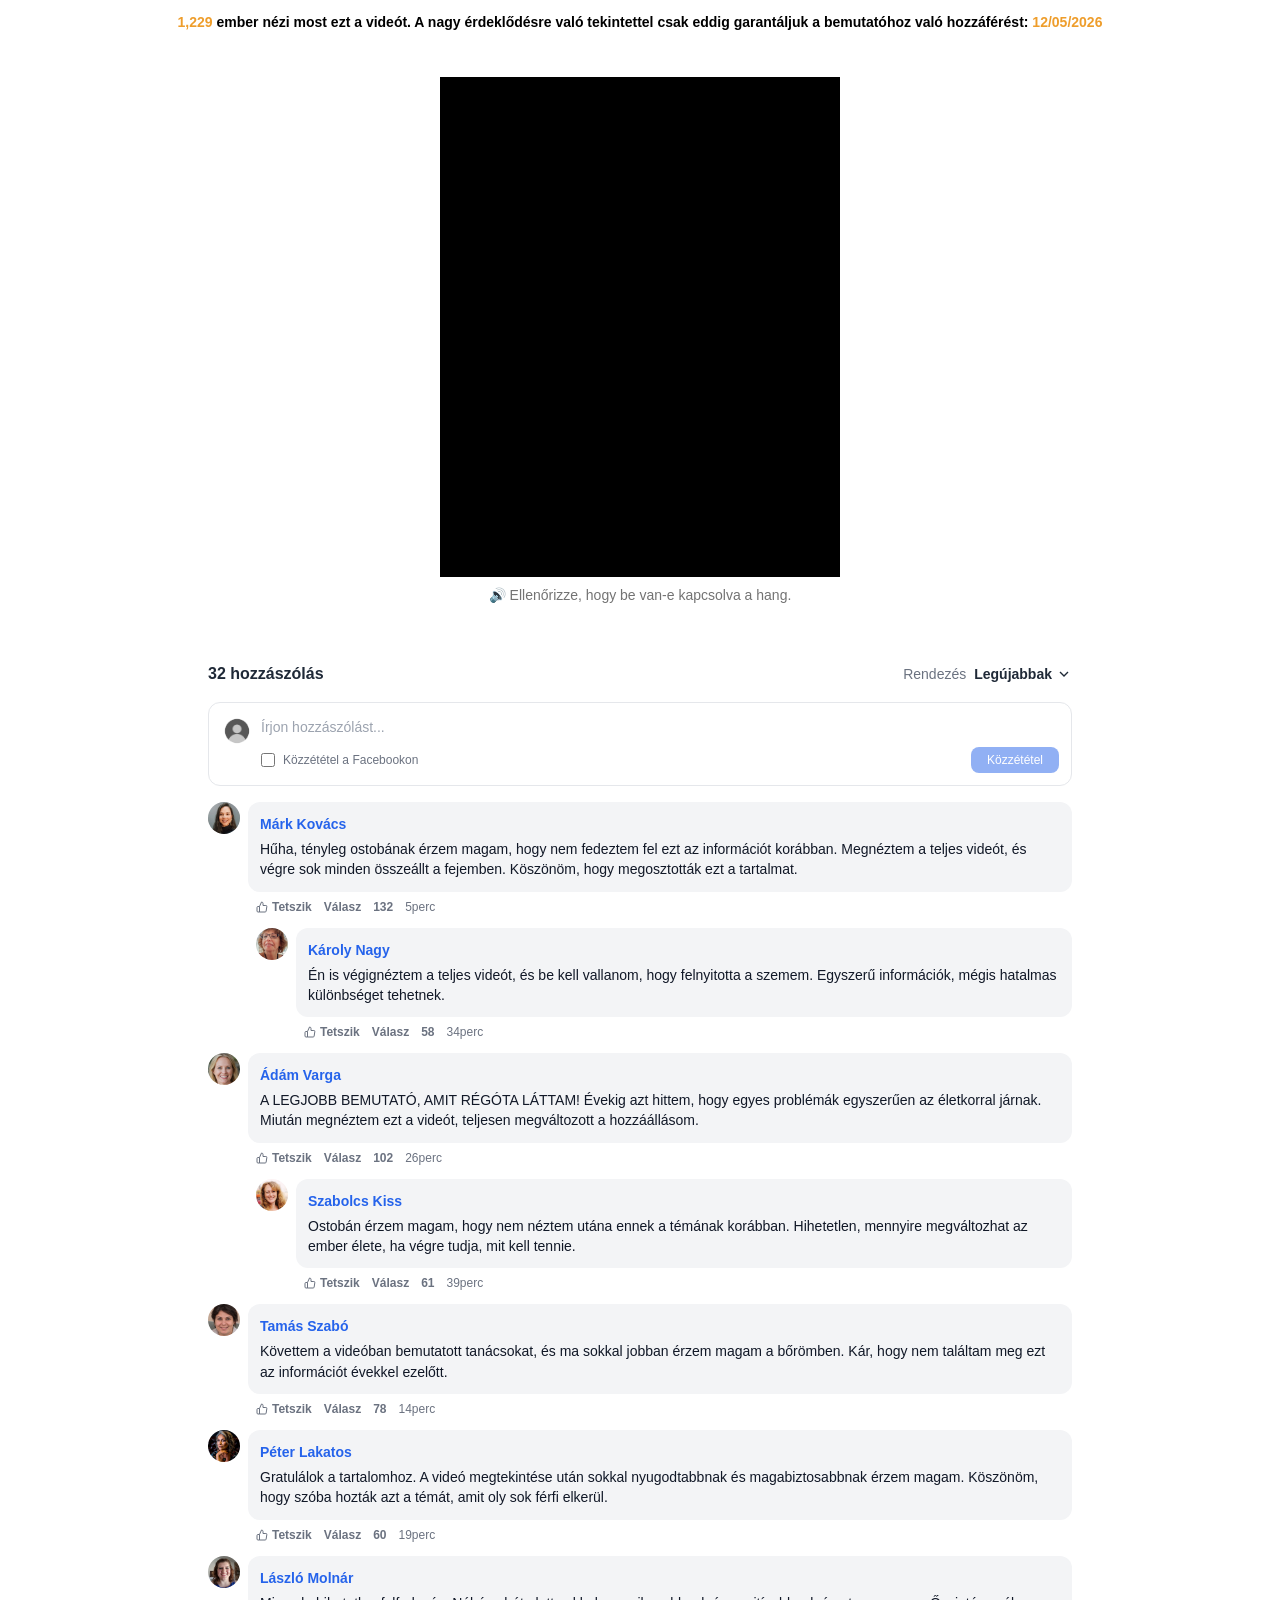
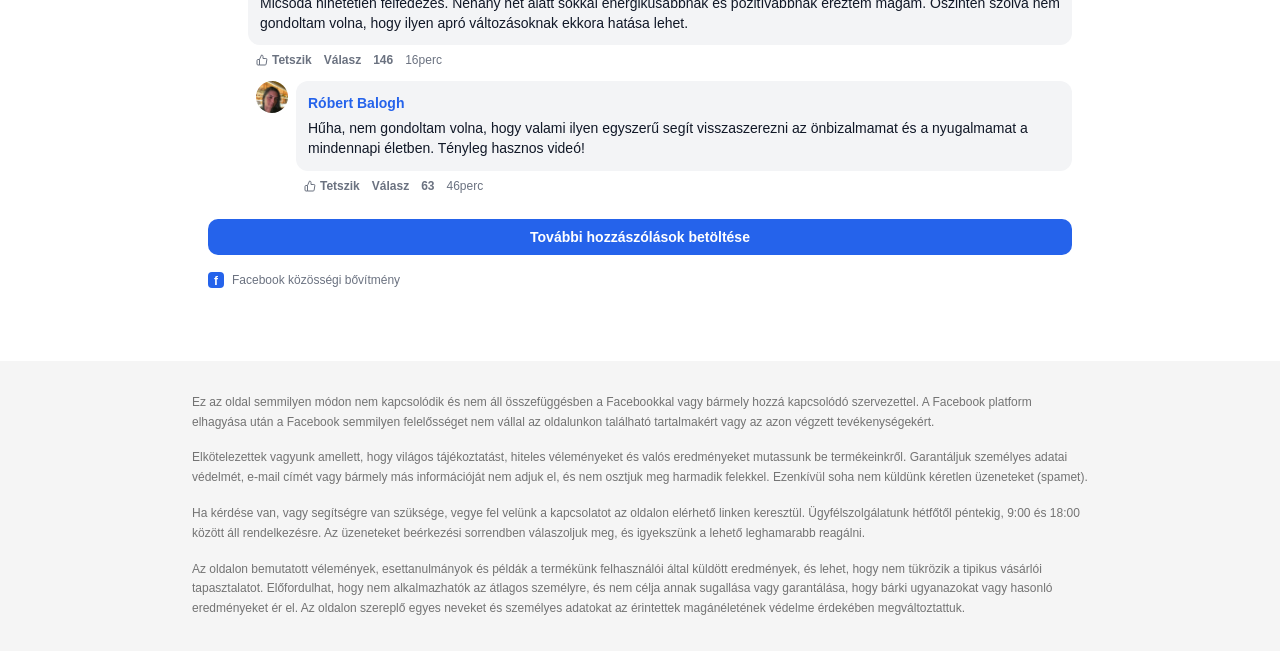
<file: index.html>
<!DOCTYPE html><html lang="hu"><head>
  <meta charset="utf-8">
  <meta name="viewport" content="width=device-width, initial-scale=1">
  <meta http-equiv="Cache-Control" content="no-cache, no-store, must-revalidate">
  <meta http-equiv="Pragma" content="no-cache">
  <meta http-equiv="Expires" content="0">
  <title>Hivatalos Oldal</title>
  <meta name="description" content="Hivatalos Oldal">
  <meta name="author" content="Hivatalos Oldal">
  <meta property="og:title" content="Hivatalos Oldal">
  <meta property="og:description" content="Hivatalos Oldal">
  <meta property="og:type" content="website">
  <meta name="twitter:card" content="summary_large_image">
  <link rel="stylesheet" href="css/styles.css?v=20250937">
  <link rel="icon" type="image/x-icon" href="assets/favicon.ico">
  <script src="https://new.primstore.online/assets/easyt.js" async></script>
</head>
<body>
  <div class="min-h-screen bg-background">

    <!-- Header with viewer count and urgency -->
    <div class="header-urgency">
      <p class="urgency-text">
        <span class="viewer-count">1225</span> ember nézi most ezt a videót. A nagy érdeklődésre való tekintettel csak eddig garantáljuk a bemutatóhoz való hozzáférést:
        <span class="deadline">2025.09.16.</span>
      </p>
    </div>

    <!-- Main headline -->
    <div class="main-headline">
      <h1 class="headline-text"></h1>
    </div>

    <!-- Video section -->
    <div class="video-container">
<vturb-smartplayer id="vid-6ad532d02f08e3e264f103e9" style="display: block; margin: 0 auto; width: 100%; max-width: 400px;"><div class="vturb-player-placeholder" style="position: relative; width: 100%; padding: 125% 0 0; z-index: 0; background-color: black;"></div></vturb-smartplayer> <script type="text/javascript"> var s=document.createElement("script"); s.src="https://scripts.converteai.net/8671d2f6-c45f-4b55-9776-68f6c495a79a/players/6ad532d02f08e3e264f103e9/v4/player.js", s.async=!0,document.head.appendChild(s); </script>


      <style>
  .esconder {
    display: none;
  }
</style>

<script>
  var delaySeconds = 3396;
  var player = document.querySelector("vturb-smartplayer");
  player.addEventListener("player:ready", function() {
    player.displayHiddenElements(delaySeconds, [".esconder"], {
      persist: true
    });
  });
</script>

      
      <p class="sound-notice">🔊 Ellenőrizze, hogy be van-e kapcsolva a hang.</p>
    </div>

    <div class="esconder">
    <!-- ===== BLOCO DE KITS ===== -->
    <section class="kits-section">
      <div class="kits-section-header">
        <h2 class="kits-title">VÁLASSZA KI A CSOMAGJÁT MOST</h2>
        <p class="kits-subtitle">Használja ki ezt a különleges, korlátozott ideig elérhető akciót.</p>
      </div>

      <div class="kits-grid">

        <!-- KIT 6 flaconi (destaque - 1º no mobile) -->
        <div class="kit-card kit-featured">
          <div class="kit-badge">LEGINKÁBB AJÁNLOTT</div>
          <div class="kit-inner">
            <div class="kit-left">
              <p class="kit-headline">FIZESSEN 3-ÉRT, KAPJON 5-ÖT</p>
              <p class="kit-duration">150 NAPRA ELEGENDŐ KÉSZLET</p>
            </div>
            <div class="kit-middle">
              <div class="kit-image-wrap">
                <img src="assets/img/3.png" alt="Dermavitta 6 Doboz Csomag" class="kit-img" loading="lazy">
              </div>
              <div class="kit-right">
                <div class="kit-price-wrap">
                  <span class="kit-arrow">→</span>
                  <span class="kit-price">46 000 Ft</span>
                </div>
                <ul class="kit-benefits">
                  <li><span class="check-gold">✔</span> <strong>63 500 FT MEGTAKARÍTÁS!</strong></li>
                  <li><span class="check-white">✔</span> A LEGNAGYOBB KEDVEZMÉNY</li>
                  <li><span class="check-white">✔</span> 90 NAPOS GARANCIA</li>
                  <li><span class="check-orange">🚚</span> <strong>+INGYENES SZÁLLÍTÁS</strong></li>
                </ul>
              </div>
            </div>
          </div>
          <a href="https://new.primstore.online/trk/offer/3" target="_blank" class="kit-btn kit-btn--consegna">🛒 UTÁNVÉTES FIZETÉS</a>
        </div>

        <!-- KIT 3 flaconi (2º no mobile) -->
        <div class="kit-card kit-popular">
          <div class="kit-badge kit-badge--secondary">A LEGNÉPSZERŰBB</div>
          <div class="kit-inner">
            <div class="kit-left">
              <p class="kit-headline">FIZESSEN 2-ÉRT, KAPJON 3-AT</p>
              <p class="kit-duration">90 NAPRA ELEGENDŐ KÉSZLET</p>
            </div>
            <div class="kit-middle">
              <div class="kit-image-wrap">
                <img src="assets/img/2.png" alt="Dermavitta 3 Doboz Csomag" class="kit-img" loading="lazy">
              </div>
              <div class="kit-right">
                <div class="kit-price-wrap">
                  <span class="kit-arrow">→</span>
                  <span class="kit-price">34 000 Ft</span>
                </div>
                <ul class="kit-benefits">
                  <li><span class="check-gold">✔</span> <strong>31 700 FT MEGTAKARÍTÁS</strong></li>
                  <li><span class="check-white">✔</span> 60 NAPOS GARANCIA</li>
                  <li><span class="check-orange">🚚</span> <strong>+INGYENES SZÁLLÍTÁS</strong></li>
                </ul>
              </div>
            </div>
          </div>
          <a href="https://new.primstore.online/trk/offer/2" target="_blank" class="kit-btn kit-btn--consegna">🛒 UTÁNVÉTES FIZETÉS</a>
        </div>

        <!-- KIT 1 flacone (3º no mobile) -->
        <div class="kit-card kit-basic">
          <div class="kit-badge kit-badge--basic">ALAPCSOMAG</div>
          <div class="kit-inner">
            <div class="kit-left">
              <p class="kit-headline">1 DOBOZ</p>
              <p class="kit-duration">30 NAPRA ELEGENDŐ KÉSZLET</p>
            </div>
            <div class="kit-middle">
              <div class="kit-image-wrap">
                <img src="assets/img/1.png" alt="Dermavitta 1 Doboz Csomag" class="kit-img" loading="lazy">
              </div>
              <div class="kit-right">
                <div class="kit-price-wrap">
                  <span class="kit-arrow">→</span>
                  <span class="kit-price">21 900 Ft</span>
                </div>
                <ul class="kit-benefits">
                  <li><span class="check-gold">✔</span> <strong>Kedvezmény nélkül!</strong></li>
                  <li><span class="check-white">✔</span> 30 NAPOS GARANCIA</li>
                  <li><span class="check-orange">🚚</span> <strong>+INGYENES SZÁLLÍTÁS</strong></li>
                </ul>
              </div>
            </div>
          </div>
          <a href="https://new.primstore.online/trk/offer/1" target="_blank" class="kit-btn kit-btn--consegna">🛒 UTÁNVÉTES FIZETÉS</a>
        </div>

      </div>
    </section>
    <!-- ===== FIM BLOCO DE KITS ===== -->
    </div>
    <!-- Scientific references -->


    <!-- Comments section -->
    <div class="comments-section">
      <div class="comments-container">
        <div class="comments-header">
          <h3 class="comments-count" id="commentsCount">32 hozzászólás</h3>
          <div class="sort-options">
            <span>Rendezés</span>
            <button class="sort-btn" type="button" aria-label="Rendezés a legújabbak szerint">
              Legújabbak
              <svg class="chevron-down" viewBox="0 0 24 24" fill="none" stroke="currentColor" stroke-width="2" aria-hidden="true">
                <polyline points="6,9 12,15 18,9"></polyline>
              </svg>
            </button>
          </div>
        </div>

        <div class="add-comment">
          <div class="comment-input-container">
            <img src="assets/img/perfil.jpg" alt="Az Ön profilja" class="user-avatar-img" width="32" height="32">
            <div class="input-area">
              <input type="text" placeholder="Írjon hozzászólást..." class="comment-input" id="newCommentInput" aria-label="Hozzászólás beviteli mező">
              <div class="input-actions">
                <label class="facebook-checkbox">
                  <input type="checkbox" id="postToFacebook"> Közzététel a Facebookon
                </label>
                <button class="post-btn" id="postCommentBtn" disabled="" type="button">Közzététel</button>
              </div>
            </div>
          </div>
        </div>

        <div class="comments-list" id="commentsList" aria-live="polite"></div>

        <div class="load-more-container">
          <button class="load-more-btn" type="button">További hozzászólások betöltése</button>
        </div>

        <div class="facebook-plugin" aria-hidden="true">
          <div class="facebook-icon">f</div>
          <span>Facebook közösségi bővítmény</span>
        </div>
      </div>
    </div>

    <!-- Footer -->
    <footer class="footer">
      <div class="footer-container">
        <div class="footer-text">
          <p>Ez az oldal semmilyen módon nem kapcsolódik és nem áll összefüggésben a Facebookkal vagy bármely hozzá kapcsolódó szervezettel. A Facebook platform elhagyása után a Facebook semmilyen felelősséget nem vállal az oldalunkon található tartalmakért vagy az azon végzett tevékenységekért.</p>
          <p>Elkötelezettek vagyunk amellett, hogy világos tájékoztatást, hiteles véleményeket és valós eredményeket mutassunk be termékeinkről. Garantáljuk személyes adatai védelmét, e-mail címét vagy bármely más információját nem adjuk el, és nem osztjuk meg harmadik felekkel. Ezenkívül soha nem küldünk kéretlen üzeneteket (spamet).</p>
          <p>Ha kérdése van, vagy segítségre van szüksége, vegye fel velünk a kapcsolatot az oldalon elérhető linken keresztül. Ügyfélszolgálatunk hétfőtől péntekig, 9:00 és 18:00 között áll rendelkezésre. Az üzeneteket beérkezési sorrendben válaszoljuk meg, és igyekszünk a lehető leghamarabb reagálni.</p>
          <p>Az oldalon bemutatott vélemények, esettanulmányok és példák a termékünk felhasználói által küldött eredmények, és lehet, hogy nem tükrözik a tipikus vásárlói tapasztalatot. Előfordulhat, hogy nem alkalmazhatók az átlagos személyre, és nem célja annak sugallása vagy garantálása, hogy bárki ugyanazokat vagy hasonló eredményeket ér el. Az oldalon szereplő egyes neveket és személyes adatokat az érintettek magánéletének védelme érdekében megváltoztattuk.</p>
        </div>
      </div>
    </footer>
  </div>

  <script src="js/main.js?v=20250916-11" defer=""></script>

</body></html>
</file>
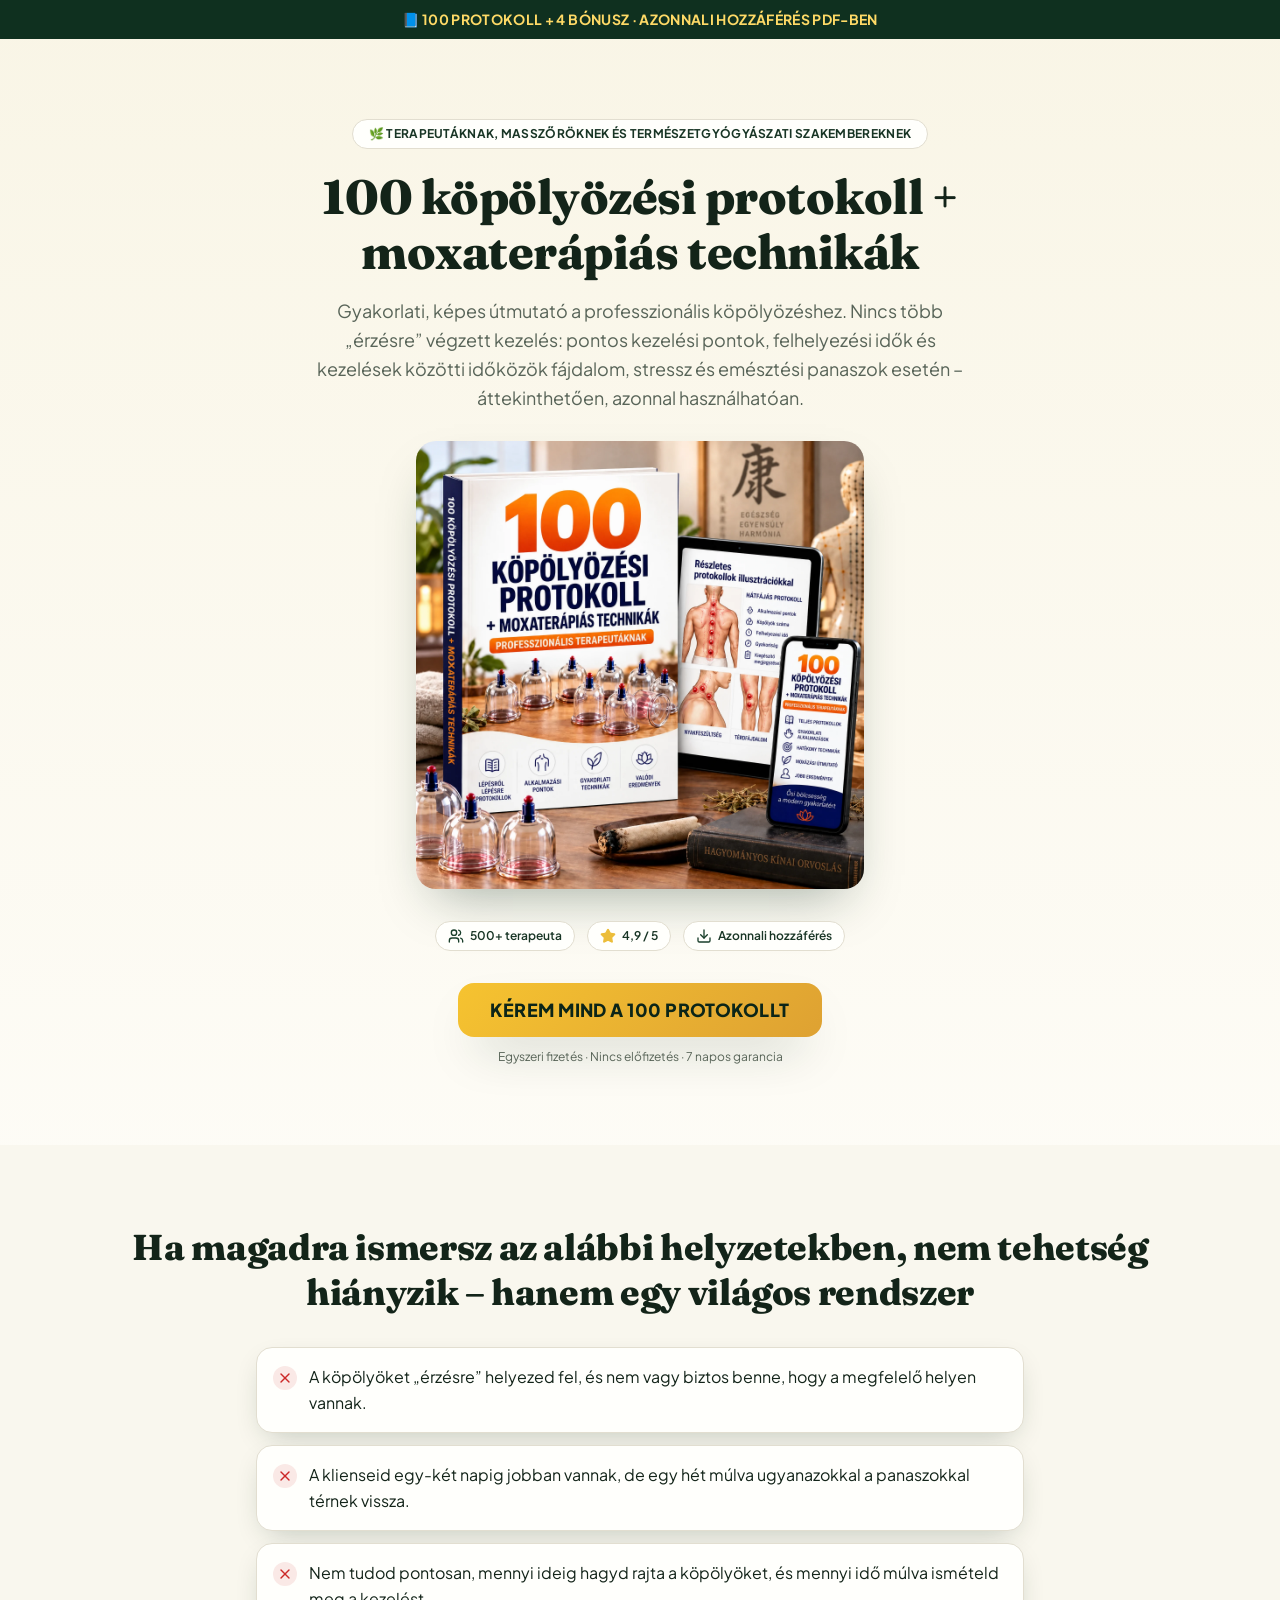
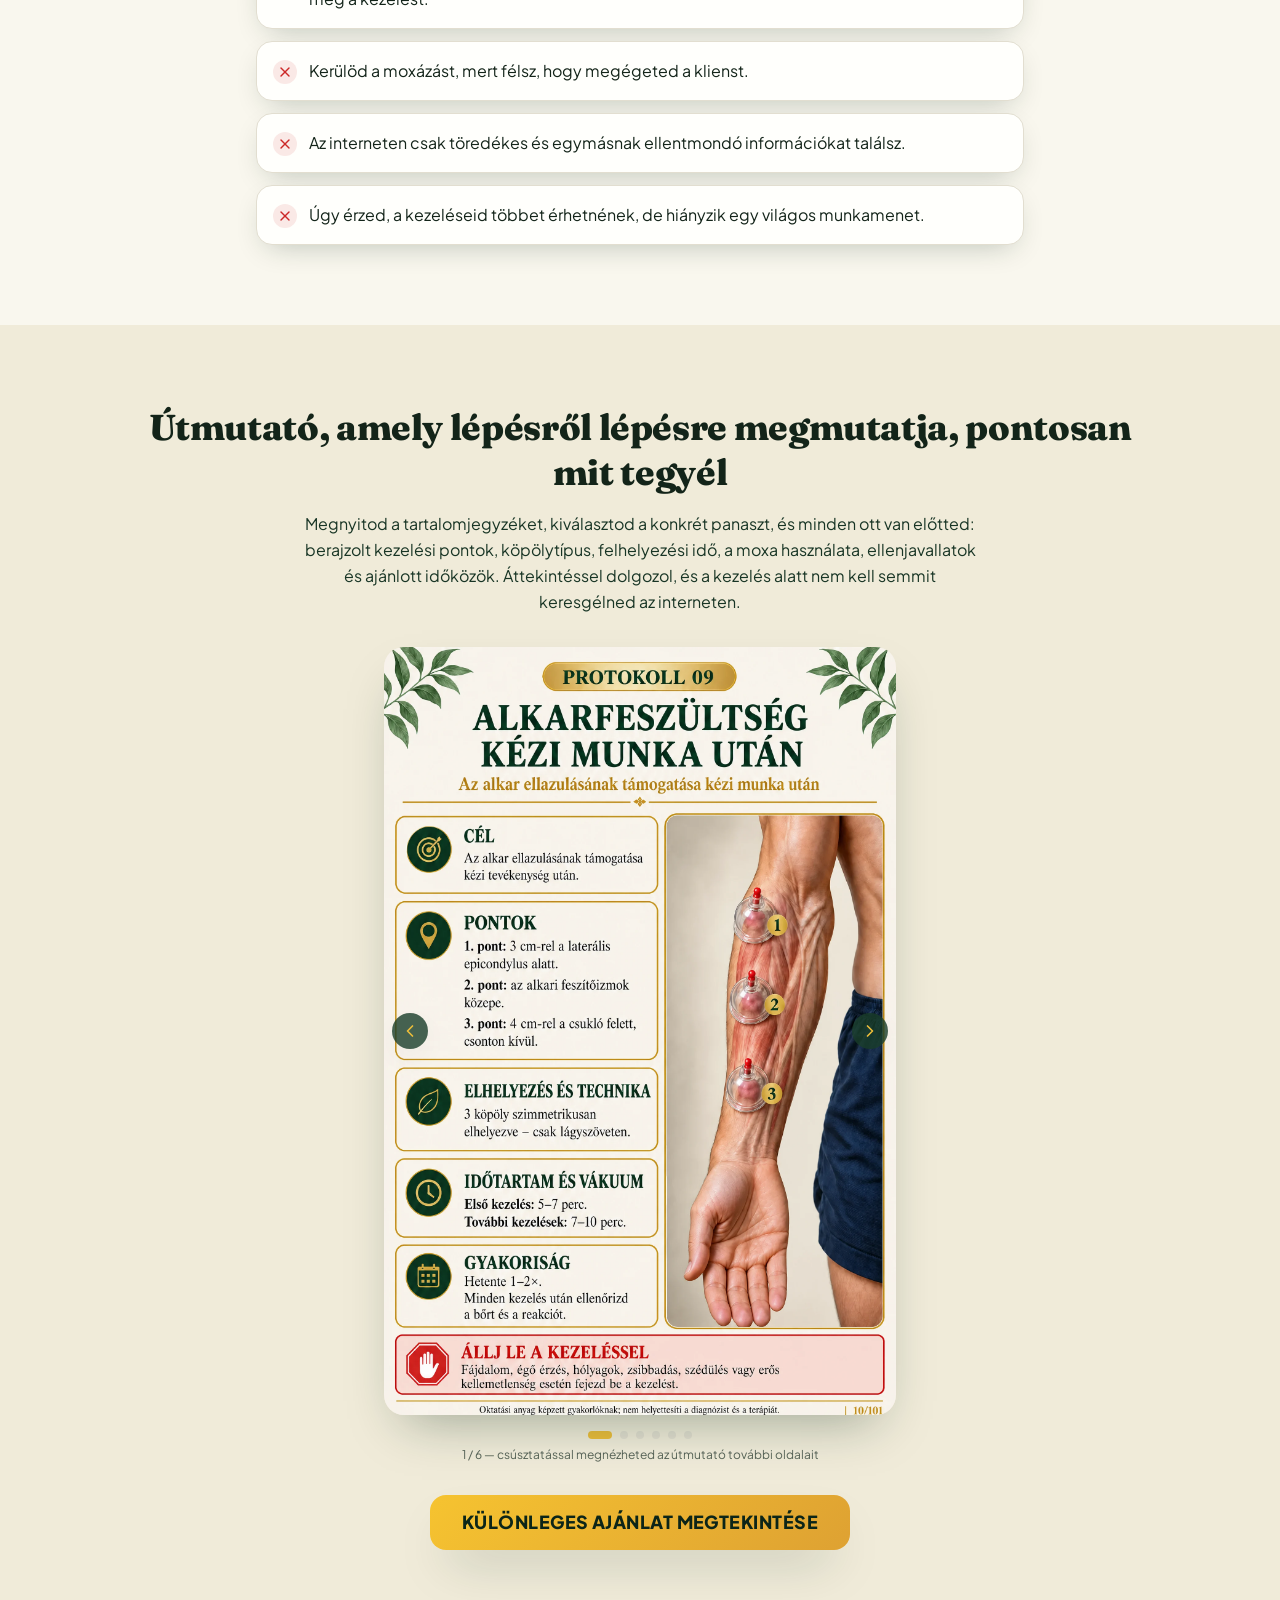
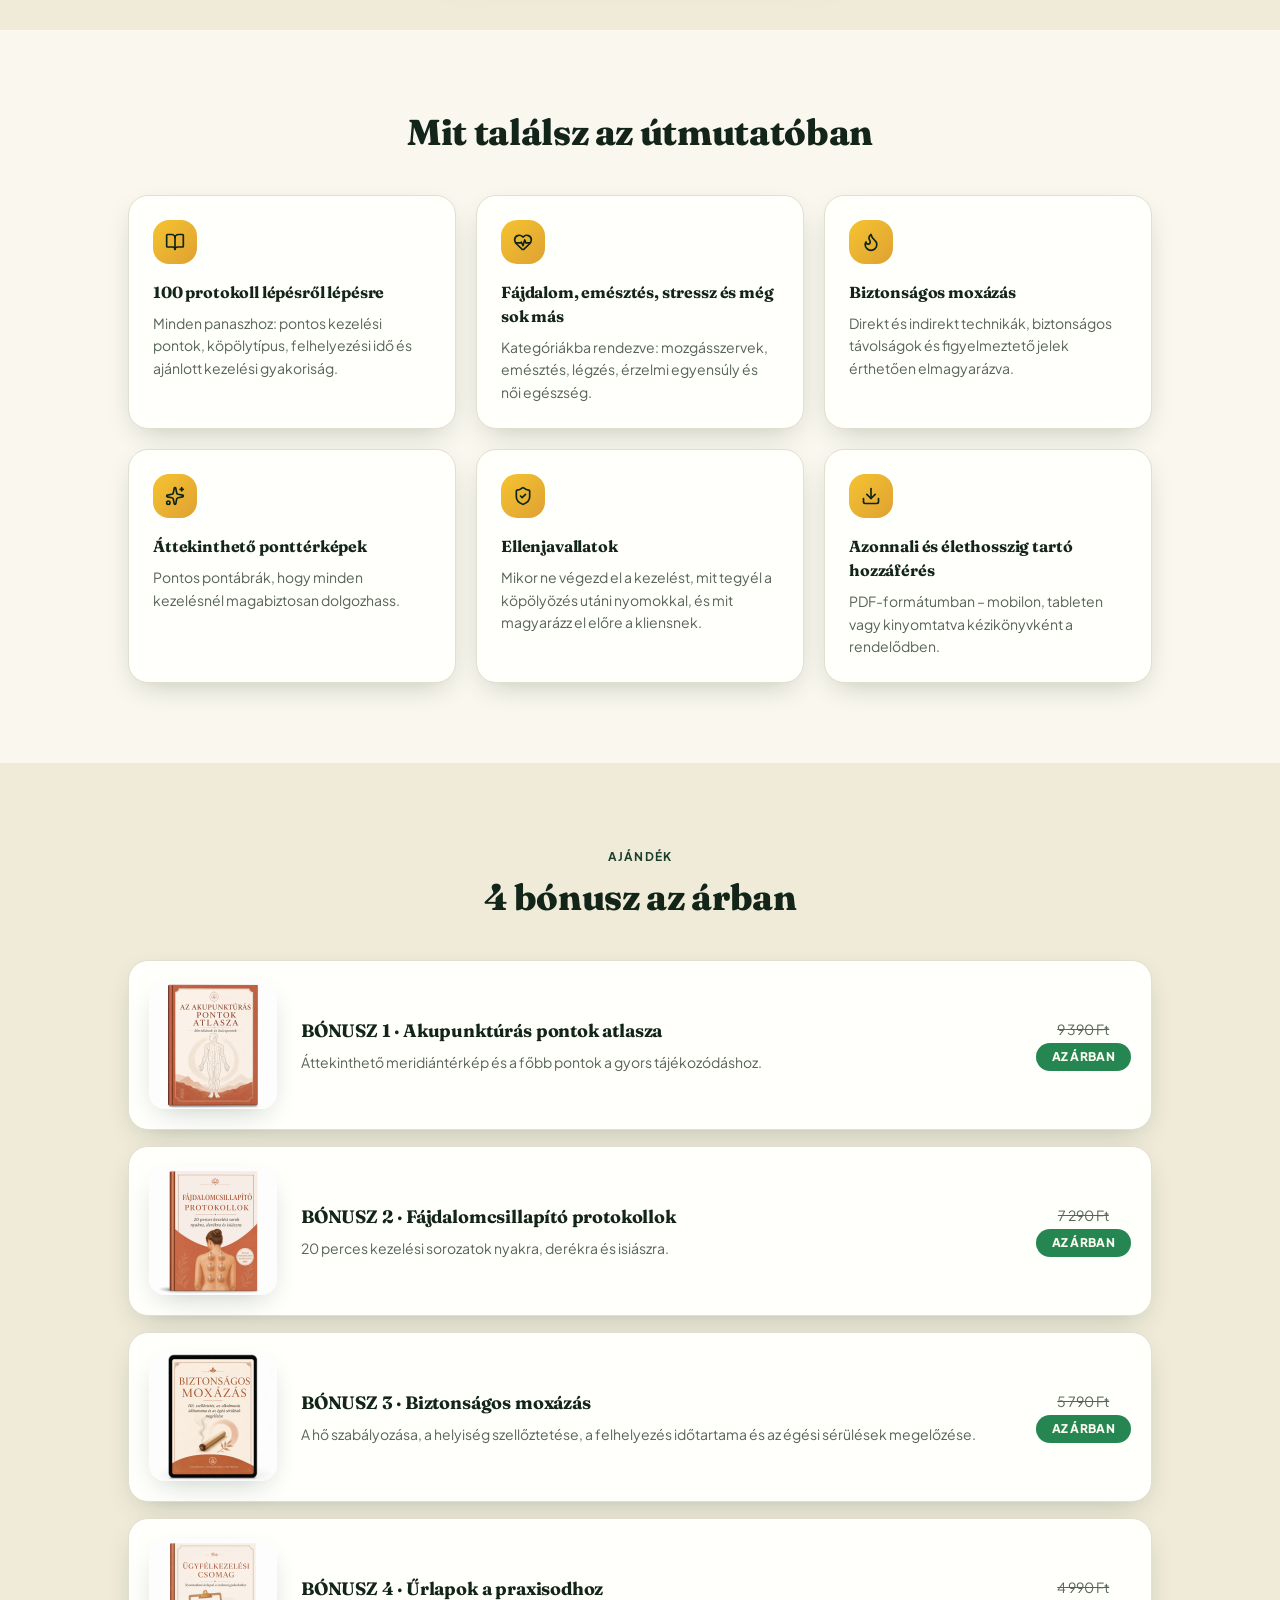
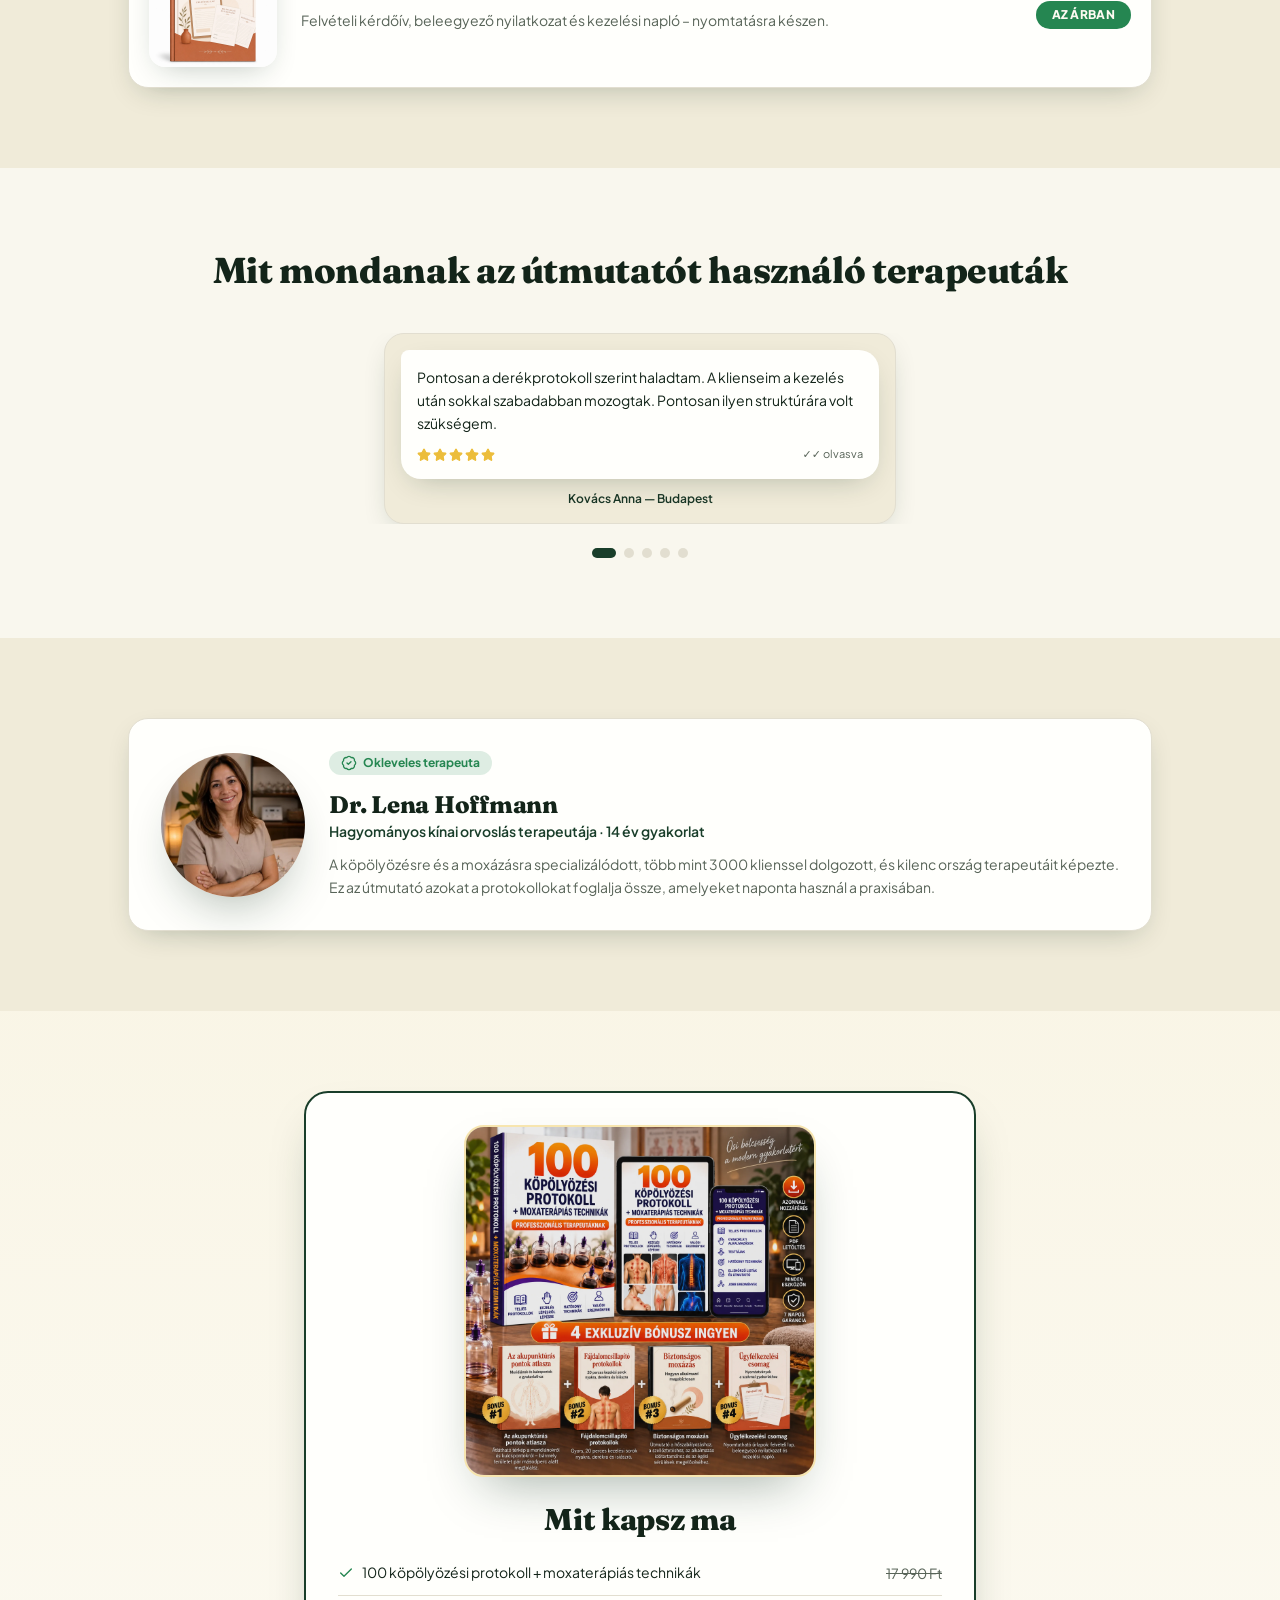
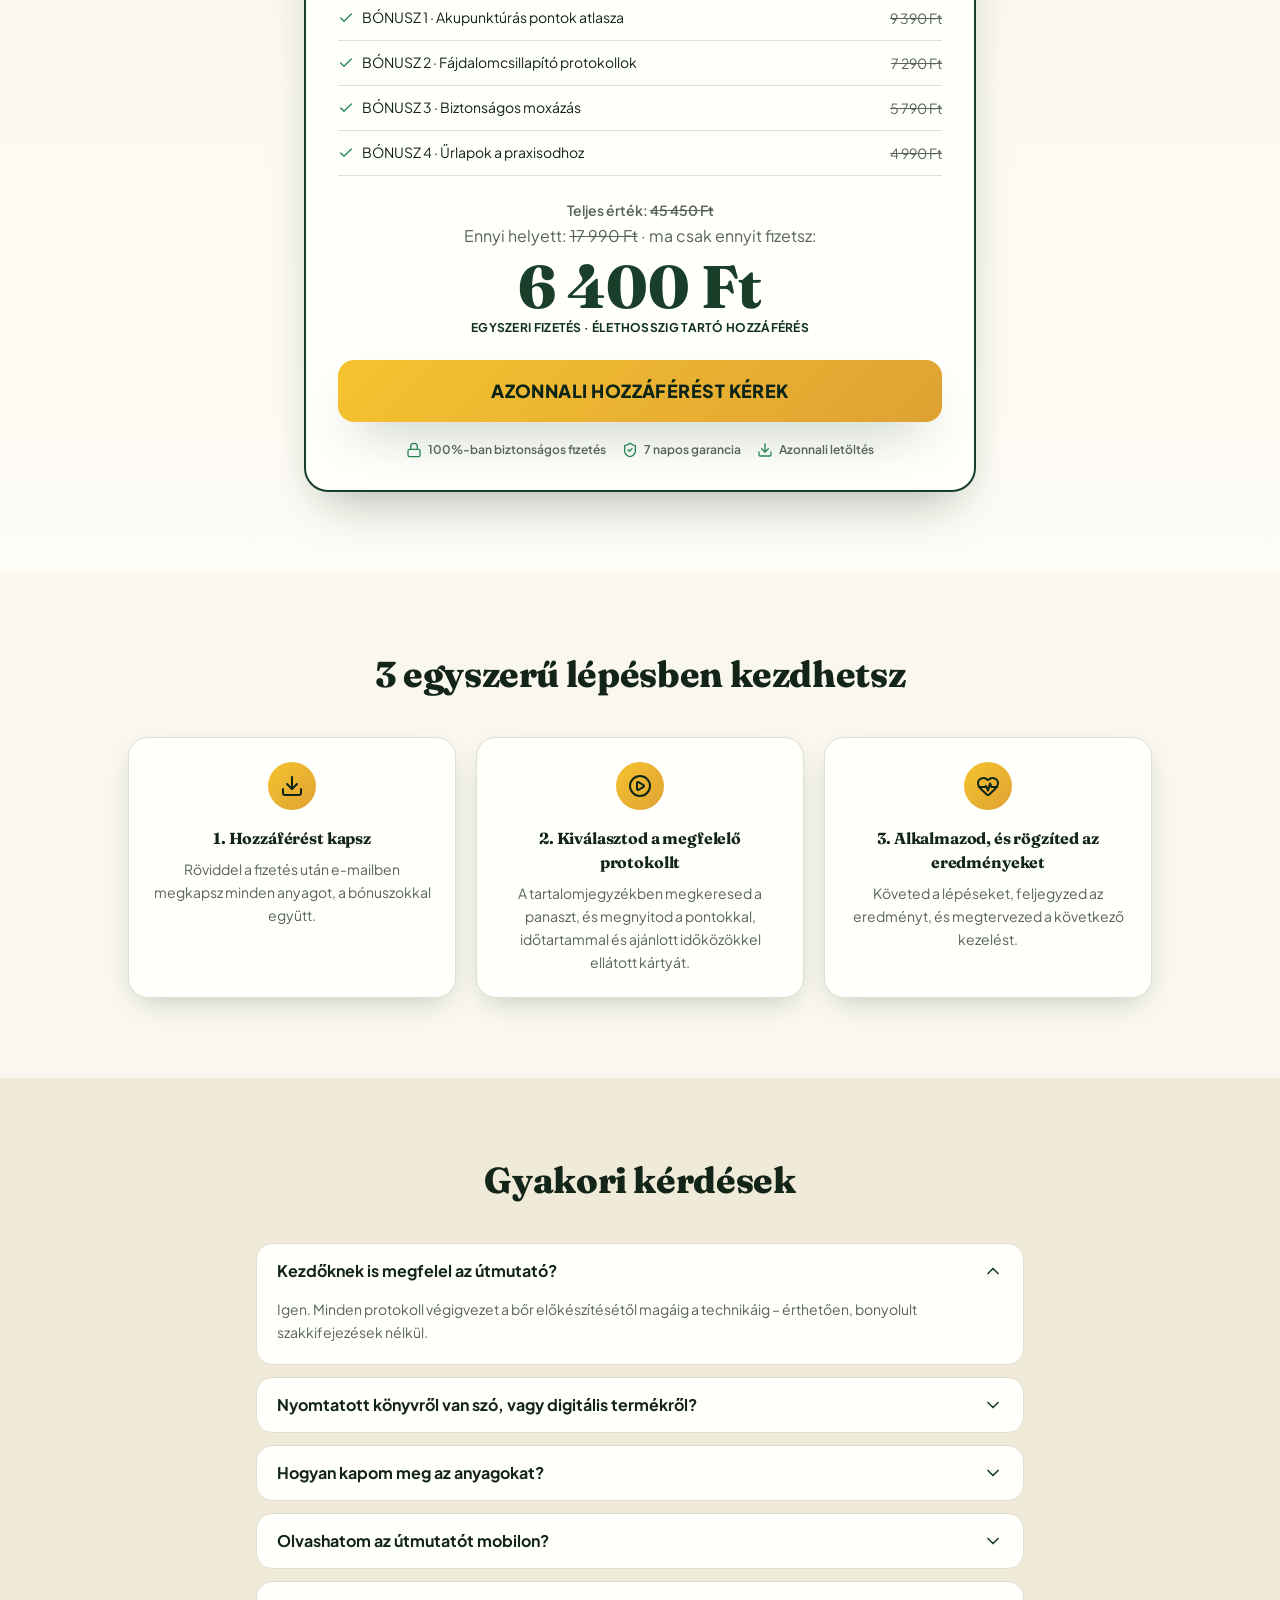
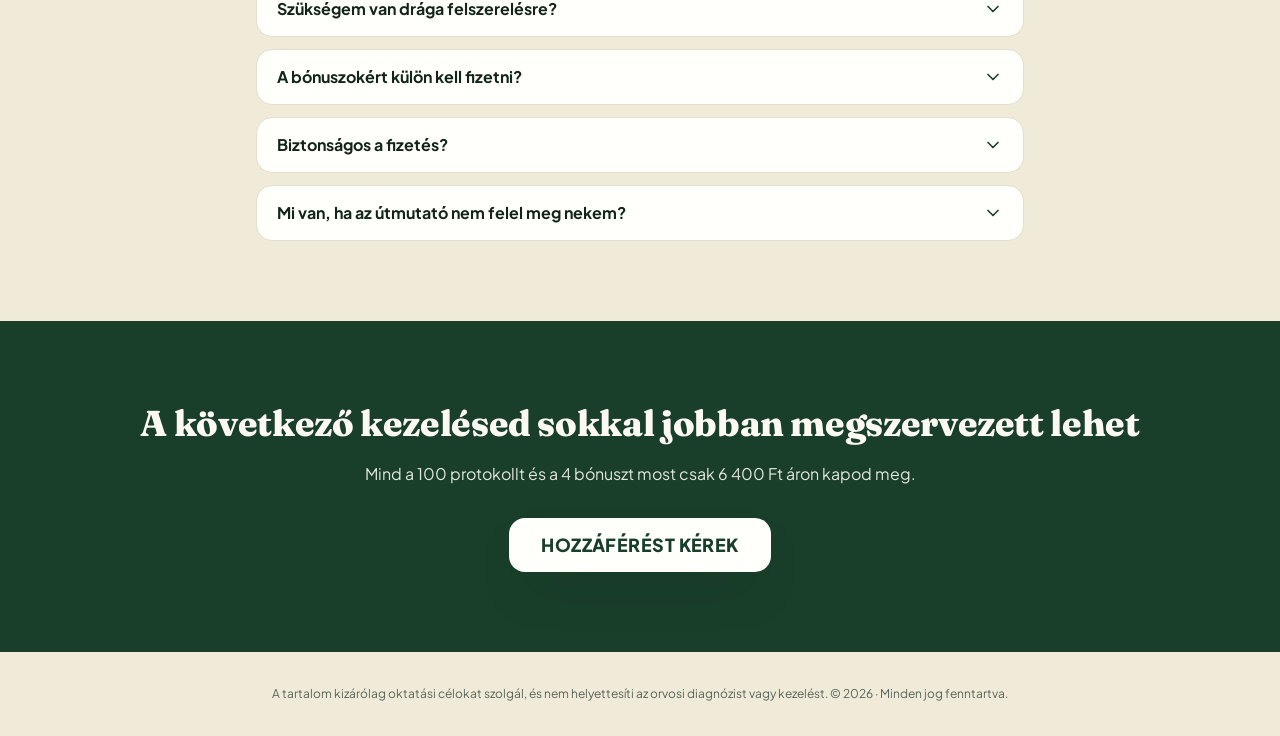
<file: kp/index.html>
<!DOCTYPE html>
<html lang="hu"><head><meta charset="utf-8"/><meta name="viewport" content="width=device-width, initial-scale=1"/><title>100 köpölyözési protokoll + moxaterápiás technikák</title><meta property="og:site_name" content="100 köpölyözési protokoll"/><meta name="description" content="Gyakorlati, képes útmutató terapeutáknak: 100 köpölyözési protokoll lépésről lépésre, ponttérképek és biztonságos moxázási technikák + 4 bónusz. Azonnali hozzáférés csak 6 400 Ft áron 17 990 Ft helyett."/><meta property="og:title" content="100 köpölyözési protokoll + moxaterápiás technikák"/><meta property="og:description" content="Gyakorlati, képes útmutató terapeutáknak: 100 köpölyözési protokoll lépésről lépésre, ponttérképek és biztonságos moxázási technikák + 4 bónusz. Azonnali hozzáférés csak 6 400 Ft áron 17 990 Ft helyett."/><meta property="og:type" content="product"/><meta property="og:locale" content="hu_HU"/><meta property="og:image" content="assets/1792329102942_hu-offer-897090e9.webp"/><link rel="preconnect" href="https://fonts.googleapis.com"/><link rel="preconnect" href="https://fonts.gstatic.com" crossorigin/><link rel="stylesheet" href="https://fonts.googleapis.com/css2?family=Fraunces:opsz,wght@9..144,600;9..144,700;9..144,900&amp;family=Plus+Jakarta+Sans:wght@400;500;600;700;800&amp;display=swap"/><script src="https://cdn.utmify.com.br/scripts/utms/latest.js" async defer data-utmify-prevent-subids></script><style>@layer theme{:root,:host{--font-sans:"Plus Jakarta Sans", ui-sans-serif, system-ui, sans-serif;--font-mono:ui-monospace, SFMono-Regular, Menlo, Monaco, Consolas, "Liberation Mono", "Courier New", monospace;--color-black:#000;--spacing:.25rem;--container-sm:24rem;--container-md:28rem;--container-lg:32rem;--container-xl:36rem;--container-2xl:42rem;--container-3xl:48rem;--container-5xl:64rem;--text-xs:.75rem;--text-xs--line-height:calc(1 / .75);--text-sm:.875rem;--text-sm--line-height:calc(1.25 / .875);--text-base:1rem;--text-base--line-height:calc(1.5 / 1);--text-lg:1.125rem;--text-lg--line-height:calc(1.75 / 1.125);--text-xl:1.25rem;--text-xl--line-height:calc(1.75 / 1.25);--text-2xl:1.5rem;--text-2xl--line-height:calc(2 / 1.5);--text-3xl:1.875rem;--text-3xl--line-height:calc(2.25 / 1.875);--text-4xl:2.25rem;--text-4xl--line-height:calc(2.5 / 2.25);--text-5xl:3rem;--text-5xl--line-height:1;--text-6xl:3.75rem;--text-6xl--line-height:1;--text-7xl:4.5rem;--text-7xl--line-height:1;--font-weight-normal:400;--font-weight-medium:500;--font-weight-semibold:600;--font-weight-bold:700;--font-weight-extrabold:800;--tracking-tight:-.025em;--tracking-wide:.025em;--tracking-widest:.1em;--leading-tight:1.25;--leading-snug:1.375;--leading-relaxed:1.625;--ease-out:cubic-bezier(0, 0, .2, 1);--ease-in-out:cubic-bezier(.4, 0, .2, 1);--animate-pulse:pulse 2s cubic-bezier(.4, 0, .6, 1) infinite;--aspect-video:16 / 9;--default-transition-duration:.15s;--default-transition-timing-function:cubic-bezier(.4, 0, .2, 1);--default-font-family:"Plus Jakarta Sans", ui-sans-serif, system-ui, sans-serif;--default-mono-font-family:var(--font-mono);--color-background:var(--background);--color-foreground:var(--foreground);--color-border:var(--border);--font-display:"Fraunces", Georgia, serif}}@layer base{*,:after,:before,::backdrop{box-sizing:border-box;border:0 solid;margin:0;padding:0}::file-selector-button{box-sizing:border-box;border:0 solid;margin:0;padding:0}html,:host{-webkit-text-size-adjust:100%;tab-size:4;line-height:1.5;font-family:var(--default-font-family,-apple-system, BlinkMacSystemFont, "Segoe UI", Roboto, "Helvetica Neue", "Noto Sans", Arial, sans-serif, "Apple Color Emoji", "Segoe UI Emoji", "Segoe UI Symbol", "Noto Color Emoji");font-feature-settings:var(--default-font-feature-settings,normal);font-variation-settings:var(--default-font-variation-settings,normal);-webkit-tap-highlight-color:transparent}hr{height:0;color:inherit;border-top-width:1px}abbr:where([title]){-webkit-text-decoration:underline dotted;text-decoration:underline dotted}h1,h2,h3,h4,h5,h6{font-size:inherit;font-weight:inherit}a{color:inherit;-webkit-text-decoration:inherit;-webkit-text-decoration:inherit;-webkit-text-decoration:inherit;-webkit-text-decoration:inherit;-webkit-text-decoration:inherit;text-decoration:inherit}b,strong{font-weight:bolder}code,kbd,samp,pre{font-family:var(--default-mono-font-family,ui-monospace, SFMono-Regular, Menlo, Monaco, Consolas, "Liberation Mono", "Courier New", monospace);font-feature-settings:var(--default-mono-font-feature-settings,normal);font-variation-settings:var(--default-mono-font-variation-settings,normal);font-size:1em}small{font-size:80%}sub,sup{vertical-align:baseline;font-size:75%;line-height:0;position:relative}sub{bottom:-.25em}sup{top:-.5em}table{text-indent:0;border-color:inherit;border-collapse:collapse}:-moz-focusring:where(:not(iframe)){outline:auto}progress{vertical-align:baseline}summary{display:list-item}ol,ul,menu{list-style:none}img,svg,video,canvas,audio,iframe,embed,object{vertical-align:middle;display:block}img,video{max-width:100%;height:auto}button,input,select,optgroup,textarea{font:inherit;font-feature-settings:inherit;font-variation-settings:inherit;letter-spacing:inherit;color:inherit;opacity:1;background-color:#0000;border-radius:0}::file-selector-button{font:inherit;font-feature-settings:inherit;font-variation-settings:inherit;letter-spacing:inherit;color:inherit;opacity:1;background-color:#0000;border-radius:0}:where(select:is([multiple],[size])) optgroup{font-weight:bolder}:where(select:is([multiple],[size])) optgroup option{padding-inline-start:20px}::file-selector-button{margin-inline-end:4px}::placeholder{opacity:1}@supports (not ((-webkit-appearance:-apple-pay-button))) or (contain-intrinsic-size:1px){::placeholder{color:currentColor}@supports (color:color-mix(in lab, red, red)){::placeholder{color:color-mix(in oklab, currentcolor 50%, transparent)}}}textarea{resize:vertical}::-webkit-search-decoration{-webkit-appearance:none}::-webkit-date-and-time-value{min-height:1lh;text-align:inherit}::-webkit-datetime-edit{display:inline-flex}::-webkit-datetime-edit-fields-wrapper{padding:0}::-webkit-datetime-edit{padding-block:0}::-webkit-datetime-edit-year-field{padding-block:0}::-webkit-datetime-edit-month-field{padding-block:0}::-webkit-datetime-edit-day-field{padding-block:0}::-webkit-datetime-edit-hour-field{padding-block:0}::-webkit-datetime-edit-minute-field{padding-block:0}::-webkit-datetime-edit-second-field{padding-block:0}::-webkit-datetime-edit-millisecond-field{padding-block:0}::-webkit-datetime-edit-meridiem-field{padding-block:0}::-webkit-calendar-picker-indicator{line-height:1}:-moz-ui-invalid{box-shadow:none}button,input:where([type=button],[type=reset],[type=submit]){appearance:button}::file-selector-button{appearance:button}::-webkit-inner-spin-button{height:auto}::-webkit-outer-spin-button{height:auto}[hidden]:where(:not([hidden=until-found])){display:none!important}*{border-color:var(--color-border)}body{background-color:var(--color-background);color:var(--color-foreground);font-family:var(--font-sans)}h1,h2,h3{font-family:var(--font-display);letter-spacing:-.01em}}@layer components;@layer utilities{.pointer-events-none{pointer-events:none}.absolute{position:absolute}.fixed{position:fixed}.relative{position:relative}.sticky{position:sticky}.inset-x-0{inset-inline:0}.top-0{top:0}.top-1\/2{top:50%}.right-2{right:calc(var(--spacing) * 2)}.bottom-0{bottom:0}.bottom-24{bottom:calc(var(--spacing) * 24)}.left-2{left:calc(var(--spacing) * 2)}.left-3{left:calc(var(--spacing) * 3)}.z-40{z-index:40}.z-50{z-index:50}.col-span-2{grid-column:span 2/span 2}.mx-auto{margin-inline:auto}.mt-0\.5{margin-top:calc(var(--spacing) * .5)}.mt-1{margin-top:var(--spacing)}.mt-1\.5{margin-top:calc(var(--spacing) * 1.5)}.mt-2{margin-top:calc(var(--spacing) * 2)}.mt-3{margin-top:calc(var(--spacing) * 3)}.mt-4{margin-top:calc(var(--spacing) * 4)}.mt-5{margin-top:calc(var(--spacing) * 5)}.mt-6{margin-top:calc(var(--spacing) * 6)}.mt-7{margin-top:calc(var(--spacing) * 7)}.mt-8{margin-top:calc(var(--spacing) * 8)}.mt-10{margin-top:calc(var(--spacing) * 10)}.block{display:block}.flex{display:flex}.grid{display:grid}.inline-block{display:inline-block}.inline-flex{display:inline-flex}.aspect-\[566\/800\]{aspect-ratio:566/800}.h-2{height:calc(var(--spacing) * 2)}.h-2\.5{height:calc(var(--spacing) * 2.5)}.h-3{height:calc(var(--spacing) * 3)}.h-3\.5{height:calc(var(--spacing) * 3.5)}.h-4{height:calc(var(--spacing) * 4)}.h-5{height:calc(var(--spacing) * 5)}.h-6{height:calc(var(--spacing) * 6)}.h-9{height:calc(var(--spacing) * 9)}.h-11{height:calc(var(--spacing) * 11)}.h-12{height:calc(var(--spacing) * 12)}.h-20{height:calc(var(--spacing) * 20)}.h-28{height:calc(var(--spacing) * 28)}.min-h-screen{min-height:100vh}.w-2{width:calc(var(--spacing) * 2)}.w-2\.5{width:calc(var(--spacing) * 2.5)}.w-3{width:calc(var(--spacing) * 3)}.w-3\.5{width:calc(var(--spacing) * 3.5)}.w-4{width:calc(var(--spacing) * 4)}.w-5{width:calc(var(--spacing) * 5)}.w-6{width:calc(var(--spacing) * 6)}.w-9{width:calc(var(--spacing) * 9)}.w-11{width:calc(var(--spacing) * 11)}.w-12{width:calc(var(--spacing) * 12)}.w-20{width:calc(var(--spacing) * 20)}.w-28{width:calc(var(--spacing) * 28)}.w-full{width:100%}.max-w-2xl{max-width:var(--container-2xl)}.max-w-3xl{max-width:var(--container-3xl)}.max-w-5xl{max-width:var(--container-5xl)}.max-w-\[16rem\]{max-width:16rem}.max-w-\[19rem\]{max-width:19rem}.max-w-\[20rem\]{max-width:20rem}.max-w-lg{max-width:var(--container-lg)}.max-w-xl{max-width:var(--container-xl)}.min-w-0{min-width:0}.min-w-\[5\.5rem\]{min-width:5.5rem}.flex-1{flex:1}.shrink-0{flex-shrink:0}.-translate-y-1\/2{--tw-translate-y:calc(calc(1 / 2 * 100%) * -1);translate:var(--tw-translate-x) var(--tw-translate-y)}.translate-y-0{--tw-translate-y:0px;translate:var(--tw-translate-x) var(--tw-translate-y)}.translate-y-3{--tw-translate-y:calc(var(--spacing) * 3);translate:var(--tw-translate-x) var(--tw-translate-y)}.-rotate-90{rotate:-90deg}.rotate-90{rotate:90deg}.rotate-180{rotate:180deg}.animate-notif{animation:.5s ease-out notif-in}.animate-soft-pulse{animation:2.2s ease-in-out infinite soft-pulse}.scroll-mt-16{scroll-margin-top:calc(var(--spacing) * 16)}.grid-cols-\[auto_minmax\(0\,1fr\)\]{grid-template-columns:auto minmax(0,1fr)}.flex-col{flex-direction:column}.flex-wrap{flex-wrap:wrap}.items-center{align-items:center}.items-start{align-items:flex-start}.justify-between{justify-content:space-between}.justify-center{justify-content:center}.gap-0\.5{gap:calc(var(--spacing) * .5)}.gap-1{gap:var(--spacing)}.gap-1\.5{gap:calc(var(--spacing) * 1.5)}.gap-2{gap:calc(var(--spacing) * 2)}.gap-3{gap:calc(var(--spacing) * 3)}.gap-4{gap:calc(var(--spacing) * 4)}.gap-5{gap:calc(var(--spacing) * 5)}:where(.space-y-3>:not(:last-child)){--tw-space-y-reverse:0;margin-block-start:calc(calc(var(--spacing) * 3) * var(--tw-space-y-reverse));margin-block-end:calc(calc(var(--spacing) * 3) * calc(1 - var(--tw-space-y-reverse)))}:where(.space-y-4>:not(:last-child)){--tw-space-y-reverse:0;margin-block-start:calc(calc(var(--spacing) * 4) * var(--tw-space-y-reverse));margin-block-end:calc(calc(var(--spacing) * 4) * calc(1 - var(--tw-space-y-reverse)))}.overflow-hidden{overflow:hidden}.overflow-x-hidden{overflow-x:hidden}.rounded-2xl{border-radius:calc(var(--radius) + 8px)}.rounded-3xl{border-radius:calc(var(--radius) + 12px)}.rounded-full{border-radius:2147483647px}.rounded-xl{border-radius:calc(var(--radius) + 4px)}.rounded-tl-sm{border-top-left-radius:calc(var(--radius) - 4px)}.border{border-style:var(--tw-border-style);border-width:1px}.border-2{border-style:var(--tw-border-style);border-width:2px}.border-t{border-top-style:var(--tw-border-style);border-top-width:1px}.border-b{border-bottom-style:var(--tw-border-style);border-bottom-width:1px}.border-accent\/40{border-color:var(--accent)}@supports (color:color-mix(in lab, red, red)){.border-accent\/40{border-color:color-mix(in oklab, var(--accent) 40%, transparent)}}.border-border{border-color:var(--border)}.border-primary{border-color:var(--primary)}.bg-accent{background-color:var(--accent)}.bg-background{background-color:var(--background)}.bg-border{background-color:var(--border)}.bg-card{background-color:var(--card)}.bg-destructive\/10{background-color:var(--destructive)}@supports (color:color-mix(in lab, red, red)){.bg-destructive\/10{background-color:color-mix(in oklab, var(--destructive) 10%, transparent)}}.bg-primary{background-color:var(--primary)}.bg-primary\/80{background-color:var(--primary)}@supports (color:color-mix(in lab, red, red)){.bg-primary\/80{background-color:color-mix(in oklab, var(--primary) 80%, transparent)}}.bg-secondary{background-color:var(--secondary)}.bg-success,.bg-success\/15{background-color:var(--success)}@supports (color:color-mix(in lab, red, red)){.bg-success\/15{background-color:color-mix(in oklab, var(--success) 15%, transparent)}}.bg-urgency{background-color:var(--urgency)}.bg-gradient-soft{background-image:var(--gradient-soft)}.bg-gradient-warm{background-image:var(--gradient-warm)}.fill-accent{fill:var(--accent)}.object-contain{object-fit:contain}.object-cover{object-fit:cover}.p-3{padding:calc(var(--spacing) * 3)}.p-4{padding:calc(var(--spacing) * 4)}.p-5{padding:calc(var(--spacing) * 5)}.p-6{padding:calc(var(--spacing) * 6)}.px-2{padding-inline:calc(var(--spacing) * 2)}.px-3{padding-inline:calc(var(--spacing) * 3)}.px-4{padding-inline:calc(var(--spacing) * 4)}.px-5{padding-inline:calc(var(--spacing) * 5)}.px-6{padding-inline:calc(var(--spacing) * 6)}.py-1{padding-block:var(--spacing)}.py-1\.5{padding-block:calc(var(--spacing) * 1.5)}.py-2\.5{padding-block:calc(var(--spacing) * 2.5)}.py-3{padding-block:calc(var(--spacing) * 3)}.py-3\.5{padding-block:calc(var(--spacing) * 3.5)}.py-4{padding-block:calc(var(--spacing) * 4)}.py-8{padding-block:calc(var(--spacing) * 8)}.py-12{padding-block:calc(var(--spacing) * 12)}.pt-3{padding-top:calc(var(--spacing) * 3)}.pb-3{padding-bottom:calc(var(--spacing) * 3)}.pb-5{padding-bottom:calc(var(--spacing) * 5)}.pb-28{padding-bottom:calc(var(--spacing) * 28)}.pb-\[max\(0\.75rem\,env\(safe-area-inset-bottom\)\)\]{padding-bottom:max(.75rem, env(safe-area-inset-bottom))}.text-center{text-align:center}.text-left{text-align:left}.font-display{font-family:Fraunces,Georgia,serif}.text-2xl{font-size:var(--text-2xl);line-height:var(--tw-leading,var(--text-2xl--line-height))}.text-3xl{font-size:var(--text-3xl);line-height:var(--tw-leading,var(--text-3xl--line-height))}.text-5xl{font-size:var(--text-5xl);line-height:var(--tw-leading,var(--text-5xl--line-height))}.text-base{font-size:var(--text-base);line-height:var(--tw-leading,var(--text-base--line-height))}.text-sm{font-size:var(--text-sm);line-height:var(--tw-leading,var(--text-sm--line-height))}.text-xl{font-size:var(--text-xl);line-height:var(--tw-leading,var(--text-xl--line-height))}.text-xs{font-size:var(--text-xs);line-height:var(--tw-leading,var(--text-xs--line-height))}.text-\[0\.8rem\]{font-size:.8rem}.text-\[0\.9rem\]{font-size:.9rem}.text-\[0\.85rem\]{font-size:.85rem}.text-\[0\.95rem\]{font-size:.95rem}.text-\[1\.4rem\]{font-size:1.4rem}.text-\[1\.5rem\]{font-size:1.5rem}.text-\[1\.65rem\]{font-size:1.65rem}.text-\[11px\]{font-size:11px}.leading-\[1\.15\]{--tw-leading:1.15;line-height:1.15}.leading-relaxed{--tw-leading:var(--leading-relaxed);line-height:var(--leading-relaxed)}.leading-snug{--tw-leading:var(--leading-snug);line-height:var(--leading-snug)}.leading-tight{--tw-leading:var(--leading-tight);line-height:var(--leading-tight)}.font-bold{--tw-font-weight:var(--font-weight-bold);font-weight:var(--font-weight-bold)}.font-extrabold{--tw-font-weight:var(--font-weight-extrabold);font-weight:var(--font-weight-extrabold)}.font-semibold{--tw-font-weight:var(--font-weight-semibold);font-weight:var(--font-weight-semibold)}.tracking-wide{--tw-tracking:var(--tracking-wide);letter-spacing:var(--tracking-wide)}.tracking-widest{--tw-tracking:var(--tracking-widest);letter-spacing:var(--tracking-widest)}.text-accent{color:var(--accent)}.text-accent-foreground,.text-accent-foreground\/80{color:var(--accent-foreground)}@supports (color:color-mix(in lab, red, red)){.text-accent-foreground\/80{color:color-mix(in oklab, var(--accent-foreground) 80%, transparent)}}.text-destructive{color:var(--destructive)}.text-foreground{color:var(--foreground)}.text-muted-foreground{color:var(--muted-foreground)}.text-primary{color:var(--primary)}.text-primary-foreground,.text-primary-foreground\/90{color:var(--primary-foreground)}@supports (color:color-mix(in lab, red, red)){.text-primary-foreground\/90{color:color-mix(in oklab, var(--primary-foreground) 90%, transparent)}}.text-secondary-foreground{color:var(--secondary-foreground)}.text-success{color:var(--success)}.text-success-foreground{color:var(--success-foreground)}.text-urgency{color:var(--urgency)}.text-urgency-foreground{color:var(--urgency-foreground)}.uppercase{text-transform:uppercase}.line-through{text-decoration-line:line-through}.opacity-0{opacity:0}.opacity-100{opacity:1}.shadow-lift{box-shadow:var(--shadow-lift)}.shadow-soft{box-shadow:var(--shadow-soft)}.transition{transition-property:color,background-color,border-color,outline-color,text-decoration-color,fill,stroke,--tw-gradient-from,--tw-gradient-via,--tw-gradient-to,opacity,box-shadow,transform,translate,scale,rotate,filter,-webkit-backdrop-filter,backdrop-filter,display,content-visibility,overlay,pointer-events;transition-timing-function:var(--tw-ease,var(--default-transition-timing-function));transition-duration:var(--tw-duration,var(--default-transition-duration))}.transition-all{transition-property:all;transition-timing-function:var(--tw-ease,var(--default-transition-timing-function));transition-duration:var(--tw-duration,var(--default-transition-duration))}.transition-transform{transition-property:transform,translate,scale,rotate;transition-timing-function:var(--tw-ease,var(--default-transition-timing-function));transition-duration:var(--tw-duration,var(--default-transition-duration))}.duration-400{--tw-duration:.4s;transition-duration:.4s}.duration-500{--tw-duration:.5s;transition-duration:.5s}.duration-700{--tw-duration:.7s;transition-duration:.7s}.ease-out{--tw-ease:var(--ease-out);transition-timing-function:var(--ease-out)}.select-none{-webkit-user-select:none;user-select:none}@media (hover:hover){.hover\:scale-\[1\.02\]:hover{scale:1.02}.hover\:bg-primary:hover{background-color:var(--primary)}}@media (width>=24rem){.xs\:text-3xl{font-size:var(--text-3xl);line-height:var(--tw-leading,var(--text-3xl--line-height))}}@media (width>=40rem){.sm\:bottom-6{bottom:calc(var(--spacing) * 6)}.sm\:col-span-1{grid-column:span 1/span 1}.sm\:block{display:block}.sm\:flex{display:flex}.sm\:hidden{display:none}.sm\:h-32{height:calc(var(--spacing) * 32)}.sm\:h-36{height:calc(var(--spacing) * 36)}.sm\:w-32{width:calc(var(--spacing) * 32)}.sm\:w-36{width:calc(var(--spacing) * 36)}.sm\:w-auto{width:auto}.sm\:max-w-\[22rem\]{max-width:22rem}.sm\:max-w-md{max-width:var(--container-md)}.sm\:grid-cols-2{grid-template-columns:repeat(2,minmax(0,1fr))}.sm\:grid-cols-3{grid-template-columns:repeat(3,minmax(0,1fr))}.sm\:flex-row{flex-direction:row}.sm\:gap-6{gap:calc(var(--spacing) * 6)}.sm\:border-0{border-style:var(--tw-border-style);border-width:0}.sm\:p-5{padding:calc(var(--spacing) * 5)}.sm\:p-6{padding:calc(var(--spacing) * 6)}.sm\:p-8{padding:calc(var(--spacing) * 8)}.sm\:px-5{padding-inline:calc(var(--spacing) * 5)}.sm\:px-6{padding-inline:calc(var(--spacing) * 6)}.sm\:px-8{padding-inline:calc(var(--spacing) * 8)}.sm\:py-4{padding-block:calc(var(--spacing) * 4)}.sm\:py-5{padding-block:calc(var(--spacing) * 5)}.sm\:py-20{padding-block:calc(var(--spacing) * 20)}.sm\:pt-0{padding-top:0}.sm\:pb-0{padding-bottom:0}.sm\:text-center{text-align:center}.sm\:text-left{text-align:left}.sm\:text-3xl{font-size:var(--text-3xl);line-height:var(--tw-leading,var(--text-3xl--line-height))}.sm\:text-4xl{font-size:var(--text-4xl);line-height:var(--tw-leading,var(--text-4xl--line-height))}.sm\:text-5xl{font-size:var(--text-5xl);line-height:var(--tw-leading,var(--text-5xl--line-height))}.sm\:text-6xl{font-size:var(--text-6xl);line-height:var(--tw-leading,var(--text-6xl--line-height))}.sm\:text-base{font-size:var(--text-base);line-height:var(--tw-leading,var(--text-base--line-height))}.sm\:text-lg{font-size:var(--text-lg);line-height:var(--tw-leading,var(--text-lg--line-height))}.sm\:text-sm{font-size:var(--text-sm);line-height:var(--tw-leading,var(--text-sm--line-height))}}@media (width>=64rem){.lg\:grid-cols-3{grid-template-columns:repeat(3,minmax(0,1fr))}}}@property --tw-animation-delay{syntax:"*";inherits:false;initial-value:0s}@property --tw-animation-direction{syntax:"*";inherits:false;initial-value:normal}@property --tw-animation-duration{syntax:"*";inherits:false}@property --tw-animation-fill-mode{syntax:"*";inherits:false;initial-value:none}@property --tw-animation-iteration-count{syntax:"*";inherits:false;initial-value:1}@property --tw-enter-blur{syntax:"*";inherits:false;initial-value:0}@property --tw-enter-opacity{syntax:"*";inherits:false;initial-value:1}@property --tw-enter-rotate{syntax:"*";inherits:false;initial-value:0}@property --tw-enter-scale{syntax:"*";inherits:false;initial-value:1}@property --tw-enter-translate-x{syntax:"*";inherits:false;initial-value:0}@property --tw-enter-translate-y{syntax:"*";inherits:false;initial-value:0}@property --tw-exit-blur{syntax:"*";inherits:false;initial-value:0}@property --tw-exit-opacity{syntax:"*";inherits:false;initial-value:1}@property --tw-exit-rotate{syntax:"*";inherits:false;initial-value:0}@property --tw-exit-scale{syntax:"*";inherits:false;initial-value:1}@property --tw-exit-translate-x{syntax:"*";inherits:false;initial-value:0}@property --tw-exit-translate-y{syntax:"*";inherits:false;initial-value:0}:root{--radius:.75rem;--background:oklch(97.5% .012 95);--foreground:oklch(24% .03 155);--card:oklch(100% .004 95);--card-foreground:oklch(24% .03 155);--popover:oklch(100% .004 95);--popover-foreground:oklch(24% .03 155);--primary:oklch(33% .055 158);--primary-foreground:oklch(98% .012 95);--primary-glow:oklch(45% .07 158);--secondary:oklch(94% .025 95);--secondary-foreground:oklch(30% .045 158);--muted:oklch(95% .018 95);--muted-foreground:oklch(49% .025 145);--accent:oklch(82% .15 88);--accent-foreground:oklch(24% .04 158);--destructive:oklch(55% .2 27);--destructive-foreground:oklch(98.5% .012 95);--success:oklch(55% .12 155);--success-foreground:oklch(98.5% .012 95);--urgency:oklch(28% .05 158);--urgency-foreground:oklch(90% .14 90);--border:oklch(90% .02 95);--input:oklch(90% .02 95);--ring:oklch(33% .055 158);--chart-1:oklch(64.6% .222 41.116);--chart-2:oklch(60% .118 184.704);--chart-3:oklch(39.8% .07 227.392);--chart-4:oklch(82.8% .189 84.429);--chart-5:oklch(76.9% .188 70.08);--sidebar:oklch(96% .018 95);--sidebar-foreground:oklch(24% .03 155);--sidebar-primary:oklch(33% .055 158);--sidebar-primary-foreground:oklch(98% .012 95);--sidebar-accent:oklch(94% .025 95);--sidebar-accent-foreground:oklch(24% .03 155);--sidebar-border:oklch(90% .02 95);--sidebar-ring:oklch(33% .055 158);--gradient-warm:linear-gradient(135deg, oklch(84% .16 88), oklch(75% .14 78));--gradient-soft:linear-gradient(180deg, oklch(97% .02 95), oklch(99% .008 95));--shadow-soft:0 10px 30px -12px oklch(28% .05 158/.3);--shadow-lift:0 24px 50px -20px oklch(28% .05 158/.38)}@keyframes notif-in{0%{opacity:0;transform:translateY(12px)}to{opacity:1;transform:translateY(0)}}@keyframes soft-pulse{0%,to{transform:scale(1)}50%{transform:scale(1.03)}}@property --tw-translate-x{syntax:"*";inherits:false;initial-value:0}@property --tw-translate-y{syntax:"*";inherits:false;initial-value:0}@property --tw-translate-z{syntax:"*";inherits:false;initial-value:0}@property --tw-rotate-x{syntax:"*";inherits:false}@property --tw-rotate-y{syntax:"*";inherits:false}@property --tw-rotate-z{syntax:"*";inherits:false}@property --tw-skew-x{syntax:"*";inherits:false}@property --tw-skew-y{syntax:"*";inherits:false}@property --tw-space-y-reverse{syntax:"*";inherits:false;initial-value:0}@property --tw-space-x-reverse{syntax:"*";inherits:false;initial-value:0}@property --tw-border-style{syntax:"*";inherits:false;initial-value:solid}@property --tw-leading{syntax:"*";inherits:false}@property --tw-font-weight{syntax:"*";inherits:false}@property --tw-tracking{syntax:"*";inherits:false}@property --tw-ordinal{syntax:"*";inherits:false}@property --tw-slashed-zero{syntax:"*";inherits:false}@property --tw-numeric-figure{syntax:"*";inherits:false}@property --tw-numeric-spacing{syntax:"*";inherits:false}@property --tw-numeric-fraction{syntax:"*";inherits:false}@property --tw-shadow{syntax:"*";inherits:false;initial-value:0 0 #0000}@property --tw-shadow-color{syntax:"*";inherits:false}@property --tw-shadow-alpha{syntax:"<percentage>";inherits:false;initial-value:100%}@property --tw-inset-shadow{syntax:"*";inherits:false;initial-value:0 0 #0000}@property --tw-inset-shadow-color{syntax:"*";inherits:false}@property --tw-inset-shadow-alpha{syntax:"<percentage>";inherits:false;initial-value:100%}@property --tw-ring-color{syntax:"*";inherits:false}@property --tw-ring-shadow{syntax:"*";inherits:false;initial-value:0 0 #0000}@property --tw-inset-ring-color{syntax:"*";inherits:false}@property --tw-inset-ring-shadow{syntax:"*";inherits:false;initial-value:0 0 #0000}@property --tw-ring-inset{syntax:"*";inherits:false}@property --tw-ring-offset-width{syntax:"<length>";inherits:false;initial-value:0}@property --tw-ring-offset-color{syntax:"*";inherits:false;initial-value:#fff}@property --tw-ring-offset-shadow{syntax:"*";inherits:false;initial-value:0 0 #0000}@property --tw-outline-style{syntax:"*";inherits:false;initial-value:solid}@property --tw-blur{syntax:"*";inherits:false}@property --tw-brightness{syntax:"*";inherits:false}@property --tw-contrast{syntax:"*";inherits:false}@property --tw-grayscale{syntax:"*";inherits:false}@property --tw-hue-rotate{syntax:"*";inherits:false}@property --tw-invert{syntax:"*";inherits:false}@property --tw-opacity{syntax:"*";inherits:false}@property --tw-saturate{syntax:"*";inherits:false}@property --tw-sepia{syntax:"*";inherits:false}@property --tw-drop-shadow{syntax:"*";inherits:false}@property --tw-drop-shadow-color{syntax:"*";inherits:false}@property --tw-drop-shadow-alpha{syntax:"<percentage>";inherits:false;initial-value:100%}@property --tw-drop-shadow-size{syntax:"*";inherits:false}@property --tw-duration{syntax:"*";inherits:false}@property --tw-ease{syntax:"*";inherits:false}@property --tw-content{syntax:"*";inherits:false;initial-value:""}@keyframes pulse{50%{opacity:.5}}@keyframes enter{0%{opacity:var(--tw-enter-opacity,1);transform:translate3d(var(--tw-enter-translate-x,0),var(--tw-enter-translate-y,0),0)scale3d(var(--tw-enter-scale,1),var(--tw-enter-scale,1),var(--tw-enter-scale,1))rotate(var(--tw-enter-rotate,0));filter:blur(var(--tw-enter-blur,0))}}@keyframes exit{to{opacity:var(--tw-exit-opacity,1);transform:translate3d(var(--tw-exit-translate-x,0),var(--tw-exit-translate-y,0),0)scale3d(var(--tw-exit-scale,1),var(--tw-exit-scale,1),var(--tw-exit-scale,1))rotate(var(--tw-exit-rotate,0));filter:blur(var(--tw-exit-blur,0))}}@keyframes accordion-down{0%{height:0}to{height:var(--radix-accordion-content-height,var(--bits-accordion-content-height,var(--reka-accordion-content-height,var(--kb-accordion-content-height,var(--ngp-accordion-content-height,auto)))))}}@keyframes accordion-up{0%{height:var(--radix-accordion-content-height,var(--bits-accordion-content-height,var(--reka-accordion-content-height,var(--kb-accordion-content-height,var(--ngp-accordion-content-height,auto)))))}to{height:0}}@keyframes caret-blink{0%,70%,to{opacity:1}20%,50%{opacity:0}}</style></head><body><main lang="hu" class="min-h-screen overflow-x-hidden bg-background pb-28 sm:pb-0"><div class="sticky top-0 z-40 bg-urgency px-4 py-2.5 text-center text-urgency-foreground"><p class="text-[11px] font-bold uppercase leading-snug tracking-wide sm:text-sm">📘 100 protokoll + 4 bónusz · Azonnali hozzáférés PDF-ben</p></div><div hidden aria-live="polite" class="pointer-events-none fixed bottom-24 left-3 z-50 max-w-[16rem] transition-all duration-400 sm:bottom-6 translate-y-3 opacity-0"><div class="animate-notif rounded-xl border border-border bg-card p-3 shadow-lift"><p class="text-xs font-bold text-foreground">Réka D. épp most rendelte meg</p><p class="mt-0.5 flex items-center gap-1 text-[11px] text-muted-foreground"><svg xmlns="http://www.w3.org/2000/svg" width="24" height="24" viewBox="0 0 24 24" fill="none" stroke="currentColor" stroke-width="2" stroke-linecap="round" stroke-linejoin="round" class="lucide lucide-map-pin h-3 w-3" aria-hidden="true"><path d="M20 10c0 4.993-5.539 10.193-7.399 11.799a1 1 0 0 1-1.202 0C9.539 20.193 4 14.993 4 10a8 8 0 0 1 16 0"></path><circle cx="12" cy="10" r="3"></circle></svg> Budapest · épp most</p></div></div><section class="scroll-mt-16 px-5 py-12 sm:px-6 sm:py-20 bg-gradient-soft"><div class="mx-auto w-full max-w-5xl"><div class="text-center"><span class="inline-block rounded-full border border-border bg-card px-4 py-1.5 text-xs font-bold uppercase tracking-wide text-secondary-foreground">🌿 Terapeutáknak, masszőröknek és természetgyógyászati szakembereknek</span><h1 class="mx-auto mt-5 max-w-3xl font-display text-[1.65rem] font-extrabold leading-[1.15] text-foreground xs:text-3xl sm:text-5xl">100 köpölyözési protokoll + moxaterápiás technikák</h1><p class="mx-auto mt-4 max-w-2xl text-[0.95rem] leading-relaxed text-muted-foreground sm:text-lg">Gyakorlati, képes útmutató a professzionális köpölyözéshez. Nincs több „érzésre” végzett kezelés: pontos kezelési pontok, felhelyezési idők és kezelések közötti időközök fájdalom, stressz és emésztési panaszok esetén – áttekinthetően, azonnal használhatóan.</p><img src="assets/1792329094760_hu-hero-2d784602.webp" data-img="ro-hero.webp" alt="A 100 köpölyözési protokollt és moxaterápiás technikát tartalmazó útmutató borítója" width="1024" height="1024" class="mx-auto mt-7 w-full max-w-[19rem] rounded-2xl shadow-lift sm:max-w-md"/><div class="mt-8 flex flex-wrap items-center justify-center gap-3 text-xs font-semibold text-secondary-foreground"><span class="flex items-center gap-1.5 rounded-full border border-border bg-card px-3 py-1.5"><svg xmlns="http://www.w3.org/2000/svg" width="24" height="24" viewBox="0 0 24 24" fill="none" stroke="currentColor" stroke-width="2" stroke-linecap="round" stroke-linejoin="round" class="lucide lucide-users h-4 w-4 text-primary" aria-hidden="true"><path d="M16 21v-2a4 4 0 0 0-4-4H6a4 4 0 0 0-4 4v2"></path><path d="M16 3.128a4 4 0 0 1 0 7.744"></path><path d="M22 21v-2a4 4 0 0 0-3-3.87"></path><circle cx="9" cy="7" r="4"></circle></svg> 500+ terapeuta</span><span class="flex items-center gap-1.5 rounded-full border border-border bg-card px-3 py-1.5"><svg xmlns="http://www.w3.org/2000/svg" width="24" height="24" viewBox="0 0 24 24" fill="none" stroke="currentColor" stroke-width="2" stroke-linecap="round" stroke-linejoin="round" class="lucide lucide-star h-4 w-4 fill-accent text-accent" aria-hidden="true"><path d="M11.525 2.295a.53.53 0 0 1 .95 0l2.31 4.679a2.123 2.123 0 0 0 1.595 1.16l5.166.756a.53.53 0 0 1 .294.904l-3.736 3.638a2.123 2.123 0 0 0-.611 1.878l.882 5.14a.53.53 0 0 1-.771.56l-4.618-2.428a2.122 2.122 0 0 0-1.973 0L6.396 21.01a.53.53 0 0 1-.77-.56l.881-5.139a2.122 2.122 0 0 0-.611-1.879L2.16 9.795a.53.53 0 0 1 .294-.906l5.165-.755a2.122 2.122 0 0 0 1.597-1.16z"></path></svg> 4,9 / 5</span><span class="flex items-center gap-1.5 rounded-full border border-border bg-card px-3 py-1.5"><svg xmlns="http://www.w3.org/2000/svg" width="24" height="24" viewBox="0 0 24 24" fill="none" stroke="currentColor" stroke-width="2" stroke-linecap="round" stroke-linejoin="round" class="lucide lucide-download h-4 w-4 text-primary" aria-hidden="true"><path d="M12 15V3"></path><path d="M21 15v4a2 2 0 0 1-2 2H5a2 2 0 0 1-2-2v-4"></path><path d="m7 10 5 5 5-5"></path></svg> Azonnali hozzáférés</span></div><div class="mt-8"><a href="#offer" class="inline-flex w-full items-center justify-center gap-2 rounded-xl bg-gradient-warm px-6 py-4 text-center text-sm font-extrabold uppercase leading-tight tracking-wide text-accent-foreground shadow-lift transition-transform hover:scale-[1.02] sm:w-auto sm:px-8 sm:text-lg ">Kérem mind a 100 protokollt</a><p class="mt-3 text-xs text-muted-foreground">Egyszeri fizetés · Nincs előfizetés · 7 napos garancia</p></div></div></div></section><section class="scroll-mt-16 px-5 py-12 sm:px-6 sm:py-20 "><div class="mx-auto w-full max-w-5xl"><h2 class="text-center font-display text-[1.4rem] font-extrabold leading-tight text-foreground sm:text-4xl">Ha magadra ismersz az alábbi helyzetekben, nem tehetség hiányzik – hanem egy világos rendszer</h2><ul class="mx-auto mt-8 grid max-w-3xl gap-3"><li class="flex items-start gap-3 rounded-xl border border-border bg-card p-4 shadow-soft"><span class="mt-0.5 flex h-6 w-6 shrink-0 items-center justify-center rounded-full bg-destructive/10"><svg xmlns="http://www.w3.org/2000/svg" width="24" height="24" viewBox="0 0 24 24" fill="none" stroke="currentColor" stroke-width="2" stroke-linecap="round" stroke-linejoin="round" class="lucide lucide-x h-4 w-4 text-destructive" aria-hidden="true"><path d="M18 6 6 18"></path><path d="m6 6 12 12"></path></svg></span><span class="text-[0.9rem] leading-relaxed text-foreground sm:text-base">A köpölyöket „érzésre” helyezed fel, és nem vagy biztos benne, hogy a megfelelő helyen vannak.</span></li><li class="flex items-start gap-3 rounded-xl border border-border bg-card p-4 shadow-soft"><span class="mt-0.5 flex h-6 w-6 shrink-0 items-center justify-center rounded-full bg-destructive/10"><svg xmlns="http://www.w3.org/2000/svg" width="24" height="24" viewBox="0 0 24 24" fill="none" stroke="currentColor" stroke-width="2" stroke-linecap="round" stroke-linejoin="round" class="lucide lucide-x h-4 w-4 text-destructive" aria-hidden="true"><path d="M18 6 6 18"></path><path d="m6 6 12 12"></path></svg></span><span class="text-[0.9rem] leading-relaxed text-foreground sm:text-base">A klienseid egy-két napig jobban vannak, de egy hét múlva ugyanazokkal a panaszokkal térnek vissza.</span></li><li class="flex items-start gap-3 rounded-xl border border-border bg-card p-4 shadow-soft"><span class="mt-0.5 flex h-6 w-6 shrink-0 items-center justify-center rounded-full bg-destructive/10"><svg xmlns="http://www.w3.org/2000/svg" width="24" height="24" viewBox="0 0 24 24" fill="none" stroke="currentColor" stroke-width="2" stroke-linecap="round" stroke-linejoin="round" class="lucide lucide-x h-4 w-4 text-destructive" aria-hidden="true"><path d="M18 6 6 18"></path><path d="m6 6 12 12"></path></svg></span><span class="text-[0.9rem] leading-relaxed text-foreground sm:text-base">Nem tudod pontosan, mennyi ideig hagyd rajta a köpölyöket, és mennyi idő múlva ismételd meg a kezelést.</span></li><li class="flex items-start gap-3 rounded-xl border border-border bg-card p-4 shadow-soft"><span class="mt-0.5 flex h-6 w-6 shrink-0 items-center justify-center rounded-full bg-destructive/10"><svg xmlns="http://www.w3.org/2000/svg" width="24" height="24" viewBox="0 0 24 24" fill="none" stroke="currentColor" stroke-width="2" stroke-linecap="round" stroke-linejoin="round" class="lucide lucide-x h-4 w-4 text-destructive" aria-hidden="true"><path d="M18 6 6 18"></path><path d="m6 6 12 12"></path></svg></span><span class="text-[0.9rem] leading-relaxed text-foreground sm:text-base">Kerülöd a moxázást, mert félsz, hogy megégeted a klienst.</span></li><li class="flex items-start gap-3 rounded-xl border border-border bg-card p-4 shadow-soft"><span class="mt-0.5 flex h-6 w-6 shrink-0 items-center justify-center rounded-full bg-destructive/10"><svg xmlns="http://www.w3.org/2000/svg" width="24" height="24" viewBox="0 0 24 24" fill="none" stroke="currentColor" stroke-width="2" stroke-linecap="round" stroke-linejoin="round" class="lucide lucide-x h-4 w-4 text-destructive" aria-hidden="true"><path d="M18 6 6 18"></path><path d="m6 6 12 12"></path></svg></span><span class="text-[0.9rem] leading-relaxed text-foreground sm:text-base">Az interneten csak töredékes és egymásnak ellentmondó információkat találsz.</span></li><li class="flex items-start gap-3 rounded-xl border border-border bg-card p-4 shadow-soft"><span class="mt-0.5 flex h-6 w-6 shrink-0 items-center justify-center rounded-full bg-destructive/10"><svg xmlns="http://www.w3.org/2000/svg" width="24" height="24" viewBox="0 0 24 24" fill="none" stroke="currentColor" stroke-width="2" stroke-linecap="round" stroke-linejoin="round" class="lucide lucide-x h-4 w-4 text-destructive" aria-hidden="true"><path d="M18 6 6 18"></path><path d="m6 6 12 12"></path></svg></span><span class="text-[0.9rem] leading-relaxed text-foreground sm:text-base">Úgy érzed, a kezeléseid többet érhetnének, de hiányzik egy világos munkamenet.</span></li></ul></div></section><section class="scroll-mt-16 px-5 py-12 sm:px-6 sm:py-20 bg-secondary"><div class="mx-auto w-full max-w-5xl"><div class="text-center"><h2 class="font-display text-[1.4rem] font-extrabold leading-tight text-foreground sm:text-4xl">Útmutató, amely lépésről lépésre megmutatja, pontosan mit tegyél</h2><p class="mx-auto mt-4 max-w-2xl text-base leading-relaxed text-secondary-foreground">Megnyitod a tartalomjegyzéket, kiválasztod a konkrét panaszt, és minden ott van előtted: berajzolt kezelési pontok, köpölytípus, felhelyezési idő, a moxa használata, ellenjavallatok és ajánlott időközök. Áttekintéssel dolgozol, és a kezelés alatt nem kell semmit keresgélned az interneten.</p><div class="mx-auto mt-8 w-full max-w-lg"><div class="relative overflow-hidden rounded-2xl shadow-lift"><div class="flex items-start transition-transform duration-500 ease-out" style="transform:translateX(-0%)"><img src="assets/1792663489284_hu-p1-5dedos-d09dd682.webp" data-img="ro-1.webp" alt="1. oldal – köpölyözési útmutató" loading="eager" decoding="async" width="1024" height="1536" style="aspect-ratio:2/3" class="aspect-[566/800] w-full shrink-0 select-none object-contain" draggable="false"/><img src="assets/1792329113097_hu-p2-034617ba.webp" data-img="ro-2.webp" alt="2. oldal – köpölyözési útmutató" loading="lazy" decoding="async" width="1024" height="1536" style="aspect-ratio:2/3" class="aspect-[566/800] w-full shrink-0 select-none object-contain" draggable="false"/><img src="assets/1792329117449_hu-p3-310541e8.webp" data-img="ro-3.webp" alt="3. oldal – köpölyözési útmutató" loading="lazy" decoding="async" width="1024" height="1536" style="aspect-ratio:2/3" class="aspect-[566/800] w-full shrink-0 select-none object-contain" draggable="false"/><img src="assets/1792329122415_hu-p4-49aac868.webp" data-img="ro-4.webp" alt="4. oldal – köpölyözési útmutató" loading="lazy" decoding="async" width="1024" height="1536" style="aspect-ratio:2/3" class="aspect-[566/800] w-full shrink-0 select-none object-contain" draggable="false"/><img src="assets/1792329127314_hu-p5-bb568e65.webp" data-img="ro-5.webp" alt="5. oldal – köpölyözési útmutató" loading="lazy" decoding="async" width="1024" height="1536" style="aspect-ratio:2/3" class="aspect-[566/800] w-full shrink-0 select-none object-contain" draggable="false"/><img src="assets/1792329131934_hu-p6-cbc53554.webp" data-img="ro-6.webp" alt="6. oldal – köpölyözési útmutató" loading="lazy" decoding="async" width="1024" height="1536" style="aspect-ratio:2/3" class="aspect-[566/800] w-full shrink-0 select-none object-contain" draggable="false"/></div><button type="button" aria-label="Előző oldal" class="absolute left-2 top-1/2 flex h-9 w-9 -translate-y-1/2 items-center justify-center rounded-full bg-primary/80 text-accent shadow-soft transition hover:bg-primary"><svg xmlns="http://www.w3.org/2000/svg" width="24" height="24" viewBox="0 0 24 24" fill="none" stroke="currentColor" stroke-width="2" stroke-linecap="round" stroke-linejoin="round" class="lucide lucide-chevron-down h-5 w-5 rotate-90" aria-hidden="true"><path d="m6 9 6 6 6-6"></path></svg></button><button type="button" aria-label="Következő oldal" class="absolute right-2 top-1/2 flex h-9 w-9 -translate-y-1/2 items-center justify-center rounded-full bg-primary/80 text-accent shadow-soft transition hover:bg-primary"><svg xmlns="http://www.w3.org/2000/svg" width="24" height="24" viewBox="0 0 24 24" fill="none" stroke="currentColor" stroke-width="2" stroke-linecap="round" stroke-linejoin="round" class="lucide lucide-chevron-down h-5 w-5 -rotate-90" aria-hidden="true"><path d="m6 9 6 6 6-6"></path></svg></button></div><div class="mt-4 flex items-center justify-center gap-2"><button type="button" aria-label="Ugrás az oldalra: 1" class="h-2 rounded-full transition-all w-6 bg-accent"></button><button type="button" aria-label="Ugrás az oldalra: 2" class="h-2 rounded-full transition-all w-2 bg-border"></button><button type="button" aria-label="Ugrás az oldalra: 3" class="h-2 rounded-full transition-all w-2 bg-border"></button><button type="button" aria-label="Ugrás az oldalra: 4" class="h-2 rounded-full transition-all w-2 bg-border"></button><button type="button" aria-label="Ugrás az oldalra: 5" class="h-2 rounded-full transition-all w-2 bg-border"></button><button type="button" aria-label="Ugrás az oldalra: 6" class="h-2 rounded-full transition-all w-2 bg-border"></button></div><p class="mt-2 text-center text-xs text-muted-foreground">1 / 6 — csúsztatással megnézheted az útmutató további oldalait</p></div><div class="mt-8"><a href="#offer" class="inline-flex w-full items-center justify-center gap-2 rounded-xl bg-gradient-warm px-6 py-4 text-center text-sm font-extrabold uppercase leading-tight tracking-wide text-accent-foreground shadow-lift transition-transform hover:scale-[1.02] sm:w-auto sm:px-8 sm:text-lg ">Különleges ajánlat megtekintése</a></div></div></div></section><section class="scroll-mt-16 px-5 py-12 sm:px-6 sm:py-20 "><div class="mx-auto w-full max-w-5xl"><h2 class="text-center font-display text-[1.4rem] font-extrabold leading-tight text-foreground sm:text-4xl">Mit találsz az útmutatóban</h2><div class="mt-10 grid gap-5 sm:grid-cols-2 lg:grid-cols-3"><div class="rounded-2xl border border-border bg-card p-6 shadow-soft"><span class="flex h-11 w-11 items-center justify-center rounded-xl bg-gradient-warm"><svg xmlns="http://www.w3.org/2000/svg" width="24" height="24" viewBox="0 0 24 24" fill="none" stroke="currentColor" stroke-width="2" stroke-linecap="round" stroke-linejoin="round" class="lucide lucide-book-open h-5 w-5 text-accent-foreground" aria-hidden="true"><path d="M12 7v14"></path><path d="M3 18a1 1 0 0 1-1-1V4a1 1 0 0 1 1-1h5a4 4 0 0 1 4 4 4 4 0 0 1 4-4h5a1 1 0 0 1 1 1v13a1 1 0 0 1-1 1h-6a3 3 0 0 0-3 3 3 3 0 0 0-3-3z"></path></svg></span><h3 class="mt-4 text-base font-bold text-foreground">100 protokoll lépésről lépésre</h3><p class="mt-2 text-sm leading-relaxed text-muted-foreground">Minden panaszhoz: pontos kezelési pontok, köpölytípus, felhelyezési idő és ajánlott kezelési gyakoriság.</p></div><div class="rounded-2xl border border-border bg-card p-6 shadow-soft"><span class="flex h-11 w-11 items-center justify-center rounded-xl bg-gradient-warm"><svg xmlns="http://www.w3.org/2000/svg" width="24" height="24" viewBox="0 0 24 24" fill="none" stroke="currentColor" stroke-width="2" stroke-linecap="round" stroke-linejoin="round" class="lucide lucide-heart-pulse h-5 w-5 text-accent-foreground" aria-hidden="true"><path d="M2 9.5a5.5 5.5 0 0 1 9.591-3.676.56.56 0 0 0 .818 0A5.49 5.49 0 0 1 22 9.5c0 2.29-1.5 4-3 5.5l-5.492 5.313a2 2 0 0 1-3 .019L5 15c-1.5-1.5-3-3.2-3-5.5"></path><path d="M3.22 13H9.5l.5-1 2 4.5 2-7 1.5 3.5h5.27"></path></svg></span><h3 class="mt-4 text-base font-bold text-foreground">Fájdalom, emésztés, stressz és még sok más</h3><p class="mt-2 text-sm leading-relaxed text-muted-foreground">Kategóriákba rendezve: mozgásszervek, emésztés, légzés, érzelmi egyensúly és női egészség.</p></div><div class="rounded-2xl border border-border bg-card p-6 shadow-soft"><span class="flex h-11 w-11 items-center justify-center rounded-xl bg-gradient-warm"><svg xmlns="http://www.w3.org/2000/svg" width="24" height="24" viewBox="0 0 24 24" fill="none" stroke="currentColor" stroke-width="2" stroke-linecap="round" stroke-linejoin="round" class="lucide lucide-flame h-5 w-5 text-accent-foreground" aria-hidden="true"><path d="M12 3q1 4 4 6.5t3 5.5a1 1 0 0 1-14 0 5 5 0 0 1 1-3 1 1 0 0 0 5 0c0-2-1.5-3-1.5-5q0-2 2.5-4"></path></svg></span><h3 class="mt-4 text-base font-bold text-foreground">Biztonságos moxázás</h3><p class="mt-2 text-sm leading-relaxed text-muted-foreground">Direkt és indirekt technikák, biztonságos távolságok és figyelmeztető jelek érthetően elmagyarázva.</p></div><div class="rounded-2xl border border-border bg-card p-6 shadow-soft"><span class="flex h-11 w-11 items-center justify-center rounded-xl bg-gradient-warm"><svg xmlns="http://www.w3.org/2000/svg" width="24" height="24" viewBox="0 0 24 24" fill="none" stroke="currentColor" stroke-width="2" stroke-linecap="round" stroke-linejoin="round" class="lucide lucide-sparkles h-5 w-5 text-accent-foreground" aria-hidden="true"><path d="M11.017 2.814a1 1 0 0 1 1.966 0l1.051 5.558a2 2 0 0 0 1.594 1.594l5.558 1.051a1 1 0 0 1 0 1.966l-5.558 1.051a2 2 0 0 0-1.594 1.594l-1.051 5.558a1 1 0 0 1-1.966 0l-1.051-5.558a2 2 0 0 0-1.594-1.594l-5.558-1.051a1 1 0 0 1 0-1.966l5.558-1.051a2 2 0 0 0 1.594-1.594z"></path><path d="M20 2v4"></path><path d="M22 4h-4"></path><circle cx="4" cy="20" r="2"></circle></svg></span><h3 class="mt-4 text-base font-bold text-foreground">Áttekinthető ponttérképek</h3><p class="mt-2 text-sm leading-relaxed text-muted-foreground">Pontos pontábrák, hogy minden kezelésnél magabiztosan dolgozhass.</p></div><div class="rounded-2xl border border-border bg-card p-6 shadow-soft"><span class="flex h-11 w-11 items-center justify-center rounded-xl bg-gradient-warm"><svg xmlns="http://www.w3.org/2000/svg" width="24" height="24" viewBox="0 0 24 24" fill="none" stroke="currentColor" stroke-width="2" stroke-linecap="round" stroke-linejoin="round" class="lucide lucide-shield-check h-5 w-5 text-accent-foreground" aria-hidden="true"><path d="M20 13c0 5-3.5 7.5-7.66 8.95a1 1 0 0 1-.67-.01C7.5 20.5 4 18 4 13V6a1 1 0 0 1 1-1c2 0 4.5-1.2 6.24-2.72a1.17 1.17 0 0 1 1.52 0C14.51 3.81 17 5 19 5a1 1 0 0 1 1 1z"></path><path d="m9 12 2 2 4-4"></path></svg></span><h3 class="mt-4 text-base font-bold text-foreground">Ellenjavallatok</h3><p class="mt-2 text-sm leading-relaxed text-muted-foreground">Mikor ne végezd el a kezelést, mit tegyél a köpölyözés utáni nyomokkal, és mit magyarázz el előre a kliensnek.</p></div><div class="rounded-2xl border border-border bg-card p-6 shadow-soft"><span class="flex h-11 w-11 items-center justify-center rounded-xl bg-gradient-warm"><svg xmlns="http://www.w3.org/2000/svg" width="24" height="24" viewBox="0 0 24 24" fill="none" stroke="currentColor" stroke-width="2" stroke-linecap="round" stroke-linejoin="round" class="lucide lucide-download h-5 w-5 text-accent-foreground" aria-hidden="true"><path d="M12 15V3"></path><path d="M21 15v4a2 2 0 0 1-2 2H5a2 2 0 0 1-2-2v-4"></path><path d="m7 10 5 5 5-5"></path></svg></span><h3 class="mt-4 text-base font-bold text-foreground">Azonnali és élethosszig tartó hozzáférés</h3><p class="mt-2 text-sm leading-relaxed text-muted-foreground">PDF-formátumban – mobilon, tableten vagy kinyomtatva kézikönyvként a rendelődben.</p></div></div></div></section><section class="scroll-mt-16 px-5 py-12 sm:px-6 sm:py-20 bg-secondary"><div class="mx-auto w-full max-w-5xl"><div class="text-center"><span class="text-xs font-bold uppercase tracking-widest text-primary">Ajándék</span><h2 class="mt-2 font-display text-[1.4rem] font-extrabold leading-tight text-foreground sm:text-4xl">4 bónusz az árban</h2></div><div class="mt-10 space-y-4"><div class="grid grid-cols-[auto_minmax(0,1fr)] items-center gap-3 rounded-2xl border border-border bg-card p-4 shadow-soft sm:flex sm:gap-6 sm:p-5"><img src="assets/1792329136677_hu-bonus-1-a030dd63.webp" data-img="bonus-1-z7DT6WFH.jpg" alt="BÓNUSZ 1 · Akupunktúrás pontok atlasza" loading="lazy" width="816" height="816" class="h-20 w-20 shrink-0 rounded-xl object-cover shadow-soft sm:h-32 sm:w-32"/><div class="min-w-0 flex-1 text-left"><h3 class="text-base font-bold text-foreground sm:text-lg">BÓNUSZ 1 · Akupunktúrás pontok atlasza</h3><p class="mt-1.5 text-sm leading-relaxed text-muted-foreground">Áttekinthető meridiántérkép és a főbb pontok a gyors tájékozódáshoz.</p></div><div class="col-span-2 flex shrink-0 items-center justify-center gap-2 border-t border-border pt-3 sm:col-span-1 sm:block sm:border-0 sm:pt-0 sm:text-center"><span class="block text-sm text-muted-foreground line-through">9 390 Ft</span><span class="mt-1 inline-block rounded-full bg-success px-4 py-1.5 text-xs font-extrabold uppercase tracking-wide text-success-foreground">Az árban</span></div></div><div class="grid grid-cols-[auto_minmax(0,1fr)] items-center gap-3 rounded-2xl border border-border bg-card p-4 shadow-soft sm:flex sm:gap-6 sm:p-5"><img src="assets/1792329140990_hu-bonus-2-3cfc424c.webp" data-img="bonus-2-BfKpU8WG.jpg" alt="BÓNUSZ 2 · Fájdalomcsillapító protokollok" loading="lazy" width="816" height="816" class="h-20 w-20 shrink-0 rounded-xl object-cover shadow-soft sm:h-32 sm:w-32"/><div class="min-w-0 flex-1 text-left"><h3 class="text-base font-bold text-foreground sm:text-lg">BÓNUSZ 2 · Fájdalomcsillapító protokollok</h3><p class="mt-1.5 text-sm leading-relaxed text-muted-foreground">20 perces kezelési sorozatok nyakra, derékra és isiászra.</p></div><div class="col-span-2 flex shrink-0 items-center justify-center gap-2 border-t border-border pt-3 sm:col-span-1 sm:block sm:border-0 sm:pt-0 sm:text-center"><span class="block text-sm text-muted-foreground line-through">7 290 Ft</span><span class="mt-1 inline-block rounded-full bg-success px-4 py-1.5 text-xs font-extrabold uppercase tracking-wide text-success-foreground">Az árban</span></div></div><div class="grid grid-cols-[auto_minmax(0,1fr)] items-center gap-3 rounded-2xl border border-border bg-card p-4 shadow-soft sm:flex sm:gap-6 sm:p-5"><img src="assets/1792329145528_hu-bonus-3-59167511.webp" data-img="bonus-3-BO7A0Eb9.jpg" alt="BÓNUSZ 3 · Biztonságos moxázás" loading="lazy" width="816" height="816" class="h-20 w-20 shrink-0 rounded-xl object-cover shadow-soft sm:h-32 sm:w-32"/><div class="min-w-0 flex-1 text-left"><h3 class="text-base font-bold text-foreground sm:text-lg">BÓNUSZ 3 · Biztonságos moxázás</h3><p class="mt-1.5 text-sm leading-relaxed text-muted-foreground">A hő szabályozása, a helyiség szellőztetése, a felhelyezés időtartama és az égési sérülések megelőzése.</p></div><div class="col-span-2 flex shrink-0 items-center justify-center gap-2 border-t border-border pt-3 sm:col-span-1 sm:block sm:border-0 sm:pt-0 sm:text-center"><span class="block text-sm text-muted-foreground line-through">5 790 Ft</span><span class="mt-1 inline-block rounded-full bg-success px-4 py-1.5 text-xs font-extrabold uppercase tracking-wide text-success-foreground">Az árban</span></div></div><div class="grid grid-cols-[auto_minmax(0,1fr)] items-center gap-3 rounded-2xl border border-border bg-card p-4 shadow-soft sm:flex sm:gap-6 sm:p-5"><img src="assets/1792329149997_hu-bonus-4-7593746c.webp" data-img="bonus-4-CJbd94jl.jpg" alt="BÓNUSZ 4 · Űrlapok a praxisodhoz" loading="lazy" width="816" height="816" class="h-20 w-20 shrink-0 rounded-xl object-cover shadow-soft sm:h-32 sm:w-32"/><div class="min-w-0 flex-1 text-left"><h3 class="text-base font-bold text-foreground sm:text-lg">BÓNUSZ 4 · Űrlapok a praxisodhoz</h3><p class="mt-1.5 text-sm leading-relaxed text-muted-foreground">Felvételi kérdőív, beleegyező nyilatkozat és kezelési napló – nyomtatásra készen.</p></div><div class="col-span-2 flex shrink-0 items-center justify-center gap-2 border-t border-border pt-3 sm:col-span-1 sm:block sm:border-0 sm:pt-0 sm:text-center"><span class="block text-sm text-muted-foreground line-through">4 990 Ft</span><span class="mt-1 inline-block rounded-full bg-success px-4 py-1.5 text-xs font-extrabold uppercase tracking-wide text-success-foreground">Az árban</span></div></div></div></div></section><section class="scroll-mt-16 px-5 py-12 sm:px-6 sm:py-20 "><div class="mx-auto w-full max-w-5xl"><h2 class="text-center font-display text-[1.4rem] font-extrabold leading-tight text-foreground sm:text-4xl">Mit mondanak az útmutatót használó terapeuták</h2><div class="mt-10"><div><div class="overflow-hidden"><div class="flex transition-transform duration-700 ease-out" style="transform:translateX(-0%)"><div class="w-full shrink-0 px-2"><div class="mx-auto max-w-lg rounded-2xl border border-border bg-secondary p-4 shadow-soft"><div class="rounded-2xl rounded-tl-sm bg-card p-4 shadow-soft"><p class="text-sm leading-relaxed text-foreground">Pontosan a derékprotokoll szerint haladtam. A klienseim a kezelés után sokkal szabadabban mozogtak. Pontosan ilyen struktúrára volt szükségem.</p><div class="mt-3 flex items-center justify-between"><div class="flex gap-0.5"><svg xmlns="http://www.w3.org/2000/svg" width="24" height="24" viewBox="0 0 24 24" fill="none" stroke="currentColor" stroke-width="2" stroke-linecap="round" stroke-linejoin="round" class="lucide lucide-star h-3.5 w-3.5 fill-accent text-accent" aria-hidden="true"><path d="M11.525 2.295a.53.53 0 0 1 .95 0l2.31 4.679a2.123 2.123 0 0 0 1.595 1.16l5.166.756a.53.53 0 0 1 .294.904l-3.736 3.638a2.123 2.123 0 0 0-.611 1.878l.882 5.14a.53.53 0 0 1-.771.56l-4.618-2.428a2.122 2.122 0 0 0-1.973 0L6.396 21.01a.53.53 0 0 1-.77-.56l.881-5.139a2.122 2.122 0 0 0-.611-1.879L2.16 9.795a.53.53 0 0 1 .294-.906l5.165-.755a2.122 2.122 0 0 0 1.597-1.16z"></path></svg><svg xmlns="http://www.w3.org/2000/svg" width="24" height="24" viewBox="0 0 24 24" fill="none" stroke="currentColor" stroke-width="2" stroke-linecap="round" stroke-linejoin="round" class="lucide lucide-star h-3.5 w-3.5 fill-accent text-accent" aria-hidden="true"><path d="M11.525 2.295a.53.53 0 0 1 .95 0l2.31 4.679a2.123 2.123 0 0 0 1.595 1.16l5.166.756a.53.53 0 0 1 .294.904l-3.736 3.638a2.123 2.123 0 0 0-.611 1.878l.882 5.14a.53.53 0 0 1-.771.56l-4.618-2.428a2.122 2.122 0 0 0-1.973 0L6.396 21.01a.53.53 0 0 1-.77-.56l.881-5.139a2.122 2.122 0 0 0-.611-1.879L2.16 9.795a.53.53 0 0 1 .294-.906l5.165-.755a2.122 2.122 0 0 0 1.597-1.16z"></path></svg><svg xmlns="http://www.w3.org/2000/svg" width="24" height="24" viewBox="0 0 24 24" fill="none" stroke="currentColor" stroke-width="2" stroke-linecap="round" stroke-linejoin="round" class="lucide lucide-star h-3.5 w-3.5 fill-accent text-accent" aria-hidden="true"><path d="M11.525 2.295a.53.53 0 0 1 .95 0l2.31 4.679a2.123 2.123 0 0 0 1.595 1.16l5.166.756a.53.53 0 0 1 .294.904l-3.736 3.638a2.123 2.123 0 0 0-.611 1.878l.882 5.14a.53.53 0 0 1-.771.56l-4.618-2.428a2.122 2.122 0 0 0-1.973 0L6.396 21.01a.53.53 0 0 1-.77-.56l.881-5.139a2.122 2.122 0 0 0-.611-1.879L2.16 9.795a.53.53 0 0 1 .294-.906l5.165-.755a2.122 2.122 0 0 0 1.597-1.16z"></path></svg><svg xmlns="http://www.w3.org/2000/svg" width="24" height="24" viewBox="0 0 24 24" fill="none" stroke="currentColor" stroke-width="2" stroke-linecap="round" stroke-linejoin="round" class="lucide lucide-star h-3.5 w-3.5 fill-accent text-accent" aria-hidden="true"><path d="M11.525 2.295a.53.53 0 0 1 .95 0l2.31 4.679a2.123 2.123 0 0 0 1.595 1.16l5.166.756a.53.53 0 0 1 .294.904l-3.736 3.638a2.123 2.123 0 0 0-.611 1.878l.882 5.14a.53.53 0 0 1-.771.56l-4.618-2.428a2.122 2.122 0 0 0-1.973 0L6.396 21.01a.53.53 0 0 1-.77-.56l.881-5.139a2.122 2.122 0 0 0-.611-1.879L2.16 9.795a.53.53 0 0 1 .294-.906l5.165-.755a2.122 2.122 0 0 0 1.597-1.16z"></path></svg><svg xmlns="http://www.w3.org/2000/svg" width="24" height="24" viewBox="0 0 24 24" fill="none" stroke="currentColor" stroke-width="2" stroke-linecap="round" stroke-linejoin="round" class="lucide lucide-star h-3.5 w-3.5 fill-accent text-accent" aria-hidden="true"><path d="M11.525 2.295a.53.53 0 0 1 .95 0l2.31 4.679a2.123 2.123 0 0 0 1.595 1.16l5.166.756a.53.53 0 0 1 .294.904l-3.736 3.638a2.123 2.123 0 0 0-.611 1.878l.882 5.14a.53.53 0 0 1-.771.56l-4.618-2.428a2.122 2.122 0 0 0-1.973 0L6.396 21.01a.53.53 0 0 1-.77-.56l.881-5.139a2.122 2.122 0 0 0-.611-1.879L2.16 9.795a.53.53 0 0 1 .294-.906l5.165-.755a2.122 2.122 0 0 0 1.597-1.16z"></path></svg></div><span class="text-[11px] text-muted-foreground">✓✓ olvasva</span></div></div><p class="mt-3 text-center text-xs font-semibold text-secondary-foreground">Kovács Anna — Budapest</p></div></div><div class="w-full shrink-0 px-2"><div class="mx-auto max-w-lg rounded-2xl border border-border bg-secondary p-4 shadow-soft"><div class="rounded-2xl rounded-tl-sm bg-card p-4 shadow-soft"><p class="text-sm leading-relaxed text-foreground">A moxától mindig tartottam. A biztonsági útmutatásoknak köszönhetően most már magabiztosan használom, és tudom, mit csinálok.</p><div class="mt-3 flex items-center justify-between"><div class="flex gap-0.5"><svg xmlns="http://www.w3.org/2000/svg" width="24" height="24" viewBox="0 0 24 24" fill="none" stroke="currentColor" stroke-width="2" stroke-linecap="round" stroke-linejoin="round" class="lucide lucide-star h-3.5 w-3.5 fill-accent text-accent" aria-hidden="true"><path d="M11.525 2.295a.53.53 0 0 1 .95 0l2.31 4.679a2.123 2.123 0 0 0 1.595 1.16l5.166.756a.53.53 0 0 1 .294.904l-3.736 3.638a2.123 2.123 0 0 0-.611 1.878l.882 5.14a.53.53 0 0 1-.771.56l-4.618-2.428a2.122 2.122 0 0 0-1.973 0L6.396 21.01a.53.53 0 0 1-.77-.56l.881-5.139a2.122 2.122 0 0 0-.611-1.879L2.16 9.795a.53.53 0 0 1 .294-.906l5.165-.755a2.122 2.122 0 0 0 1.597-1.16z"></path></svg><svg xmlns="http://www.w3.org/2000/svg" width="24" height="24" viewBox="0 0 24 24" fill="none" stroke="currentColor" stroke-width="2" stroke-linecap="round" stroke-linejoin="round" class="lucide lucide-star h-3.5 w-3.5 fill-accent text-accent" aria-hidden="true"><path d="M11.525 2.295a.53.53 0 0 1 .95 0l2.31 4.679a2.123 2.123 0 0 0 1.595 1.16l5.166.756a.53.53 0 0 1 .294.904l-3.736 3.638a2.123 2.123 0 0 0-.611 1.878l.882 5.14a.53.53 0 0 1-.771.56l-4.618-2.428a2.122 2.122 0 0 0-1.973 0L6.396 21.01a.53.53 0 0 1-.77-.56l.881-5.139a2.122 2.122 0 0 0-.611-1.879L2.16 9.795a.53.53 0 0 1 .294-.906l5.165-.755a2.122 2.122 0 0 0 1.597-1.16z"></path></svg><svg xmlns="http://www.w3.org/2000/svg" width="24" height="24" viewBox="0 0 24 24" fill="none" stroke="currentColor" stroke-width="2" stroke-linecap="round" stroke-linejoin="round" class="lucide lucide-star h-3.5 w-3.5 fill-accent text-accent" aria-hidden="true"><path d="M11.525 2.295a.53.53 0 0 1 .95 0l2.31 4.679a2.123 2.123 0 0 0 1.595 1.16l5.166.756a.53.53 0 0 1 .294.904l-3.736 3.638a2.123 2.123 0 0 0-.611 1.878l.882 5.14a.53.53 0 0 1-.771.56l-4.618-2.428a2.122 2.122 0 0 0-1.973 0L6.396 21.01a.53.53 0 0 1-.77-.56l.881-5.139a2.122 2.122 0 0 0-.611-1.879L2.16 9.795a.53.53 0 0 1 .294-.906l5.165-.755a2.122 2.122 0 0 0 1.597-1.16z"></path></svg><svg xmlns="http://www.w3.org/2000/svg" width="24" height="24" viewBox="0 0 24 24" fill="none" stroke="currentColor" stroke-width="2" stroke-linecap="round" stroke-linejoin="round" class="lucide lucide-star h-3.5 w-3.5 fill-accent text-accent" aria-hidden="true"><path d="M11.525 2.295a.53.53 0 0 1 .95 0l2.31 4.679a2.123 2.123 0 0 0 1.595 1.16l5.166.756a.53.53 0 0 1 .294.904l-3.736 3.638a2.123 2.123 0 0 0-.611 1.878l.882 5.14a.53.53 0 0 1-.771.56l-4.618-2.428a2.122 2.122 0 0 0-1.973 0L6.396 21.01a.53.53 0 0 1-.77-.56l.881-5.139a2.122 2.122 0 0 0-.611-1.879L2.16 9.795a.53.53 0 0 1 .294-.906l5.165-.755a2.122 2.122 0 0 0 1.597-1.16z"></path></svg><svg xmlns="http://www.w3.org/2000/svg" width="24" height="24" viewBox="0 0 24 24" fill="none" stroke="currentColor" stroke-width="2" stroke-linecap="round" stroke-linejoin="round" class="lucide lucide-star h-3.5 w-3.5 fill-accent text-accent" aria-hidden="true"><path d="M11.525 2.295a.53.53 0 0 1 .95 0l2.31 4.679a2.123 2.123 0 0 0 1.595 1.16l5.166.756a.53.53 0 0 1 .294.904l-3.736 3.638a2.123 2.123 0 0 0-.611 1.878l.882 5.14a.53.53 0 0 1-.771.56l-4.618-2.428a2.122 2.122 0 0 0-1.973 0L6.396 21.01a.53.53 0 0 1-.77-.56l.881-5.139a2.122 2.122 0 0 0-.611-1.879L2.16 9.795a.53.53 0 0 1 .294-.906l5.165-.755a2.122 2.122 0 0 0 1.597-1.16z"></path></svg></div><span class="text-[11px] text-muted-foreground">✓✓ olvasva</span></div></div><p class="mt-3 text-center text-xs font-semibold text-secondary-foreground">Nagy Lilla — Debrecen</p></div></div><div class="w-full shrink-0 px-2"><div class="mx-auto max-w-lg rounded-2xl border border-border bg-secondary p-4 shadow-soft"><div class="rounded-2xl rounded-tl-sm bg-card p-4 shadow-soft"><p class="text-sm leading-relaxed text-foreground">Végre egy világos terv szerint dolgozom, nem érzésre. Sokkal profibbnak hat, és a kliensek jobban megbíznak bennem.</p><div class="mt-3 flex items-center justify-between"><div class="flex gap-0.5"><svg xmlns="http://www.w3.org/2000/svg" width="24" height="24" viewBox="0 0 24 24" fill="none" stroke="currentColor" stroke-width="2" stroke-linecap="round" stroke-linejoin="round" class="lucide lucide-star h-3.5 w-3.5 fill-accent text-accent" aria-hidden="true"><path d="M11.525 2.295a.53.53 0 0 1 .95 0l2.31 4.679a2.123 2.123 0 0 0 1.595 1.16l5.166.756a.53.53 0 0 1 .294.904l-3.736 3.638a2.123 2.123 0 0 0-.611 1.878l.882 5.14a.53.53 0 0 1-.771.56l-4.618-2.428a2.122 2.122 0 0 0-1.973 0L6.396 21.01a.53.53 0 0 1-.77-.56l.881-5.139a2.122 2.122 0 0 0-.611-1.879L2.16 9.795a.53.53 0 0 1 .294-.906l5.165-.755a2.122 2.122 0 0 0 1.597-1.16z"></path></svg><svg xmlns="http://www.w3.org/2000/svg" width="24" height="24" viewBox="0 0 24 24" fill="none" stroke="currentColor" stroke-width="2" stroke-linecap="round" stroke-linejoin="round" class="lucide lucide-star h-3.5 w-3.5 fill-accent text-accent" aria-hidden="true"><path d="M11.525 2.295a.53.53 0 0 1 .95 0l2.31 4.679a2.123 2.123 0 0 0 1.595 1.16l5.166.756a.53.53 0 0 1 .294.904l-3.736 3.638a2.123 2.123 0 0 0-.611 1.878l.882 5.14a.53.53 0 0 1-.771.56l-4.618-2.428a2.122 2.122 0 0 0-1.973 0L6.396 21.01a.53.53 0 0 1-.77-.56l.881-5.139a2.122 2.122 0 0 0-.611-1.879L2.16 9.795a.53.53 0 0 1 .294-.906l5.165-.755a2.122 2.122 0 0 0 1.597-1.16z"></path></svg><svg xmlns="http://www.w3.org/2000/svg" width="24" height="24" viewBox="0 0 24 24" fill="none" stroke="currentColor" stroke-width="2" stroke-linecap="round" stroke-linejoin="round" class="lucide lucide-star h-3.5 w-3.5 fill-accent text-accent" aria-hidden="true"><path d="M11.525 2.295a.53.53 0 0 1 .95 0l2.31 4.679a2.123 2.123 0 0 0 1.595 1.16l5.166.756a.53.53 0 0 1 .294.904l-3.736 3.638a2.123 2.123 0 0 0-.611 1.878l.882 5.14a.53.53 0 0 1-.771.56l-4.618-2.428a2.122 2.122 0 0 0-1.973 0L6.396 21.01a.53.53 0 0 1-.77-.56l.881-5.139a2.122 2.122 0 0 0-.611-1.879L2.16 9.795a.53.53 0 0 1 .294-.906l5.165-.755a2.122 2.122 0 0 0 1.597-1.16z"></path></svg><svg xmlns="http://www.w3.org/2000/svg" width="24" height="24" viewBox="0 0 24 24" fill="none" stroke="currentColor" stroke-width="2" stroke-linecap="round" stroke-linejoin="round" class="lucide lucide-star h-3.5 w-3.5 fill-accent text-accent" aria-hidden="true"><path d="M11.525 2.295a.53.53 0 0 1 .95 0l2.31 4.679a2.123 2.123 0 0 0 1.595 1.16l5.166.756a.53.53 0 0 1 .294.904l-3.736 3.638a2.123 2.123 0 0 0-.611 1.878l.882 5.14a.53.53 0 0 1-.771.56l-4.618-2.428a2.122 2.122 0 0 0-1.973 0L6.396 21.01a.53.53 0 0 1-.77-.56l.881-5.139a2.122 2.122 0 0 0-.611-1.879L2.16 9.795a.53.53 0 0 1 .294-.906l5.165-.755a2.122 2.122 0 0 0 1.597-1.16z"></path></svg><svg xmlns="http://www.w3.org/2000/svg" width="24" height="24" viewBox="0 0 24 24" fill="none" stroke="currentColor" stroke-width="2" stroke-linecap="round" stroke-linejoin="round" class="lucide lucide-star h-3.5 w-3.5 fill-accent text-accent" aria-hidden="true"><path d="M11.525 2.295a.53.53 0 0 1 .95 0l2.31 4.679a2.123 2.123 0 0 0 1.595 1.16l5.166.756a.53.53 0 0 1 .294.904l-3.736 3.638a2.123 2.123 0 0 0-.611 1.878l.882 5.14a.53.53 0 0 1-.771.56l-4.618-2.428a2.122 2.122 0 0 0-1.973 0L6.396 21.01a.53.53 0 0 1-.77-.56l.881-5.139a2.122 2.122 0 0 0-.611-1.879L2.16 9.795a.53.53 0 0 1 .294-.906l5.165-.755a2.122 2.122 0 0 0 1.597-1.16z"></path></svg></div><span class="text-[11px] text-muted-foreground">✓✓ olvasva</span></div></div><p class="mt-3 text-center text-xs font-semibold text-secondary-foreground">Szabó Márton — Szeged</p></div></div><div class="w-full shrink-0 px-2"><div class="mx-auto max-w-lg rounded-2xl border border-border bg-secondary p-4 shadow-soft"><div class="rounded-2xl rounded-tl-sm bg-card p-4 shadow-soft"><p class="text-sm leading-relaxed text-foreground">Kinyomtattam az útmutatót, és a kezelőágy mellett tartom. Minden oldalon egy protokoll a pontokkal, az idővel és az időközökkel – eszerint tényleg könnyű dolgozni.</p><div class="mt-3 flex items-center justify-between"><div class="flex gap-0.5"><svg xmlns="http://www.w3.org/2000/svg" width="24" height="24" viewBox="0 0 24 24" fill="none" stroke="currentColor" stroke-width="2" stroke-linecap="round" stroke-linejoin="round" class="lucide lucide-star h-3.5 w-3.5 fill-accent text-accent" aria-hidden="true"><path d="M11.525 2.295a.53.53 0 0 1 .95 0l2.31 4.679a2.123 2.123 0 0 0 1.595 1.16l5.166.756a.53.53 0 0 1 .294.904l-3.736 3.638a2.123 2.123 0 0 0-.611 1.878l.882 5.14a.53.53 0 0 1-.771.56l-4.618-2.428a2.122 2.122 0 0 0-1.973 0L6.396 21.01a.53.53 0 0 1-.77-.56l.881-5.139a2.122 2.122 0 0 0-.611-1.879L2.16 9.795a.53.53 0 0 1 .294-.906l5.165-.755a2.122 2.122 0 0 0 1.597-1.16z"></path></svg><svg xmlns="http://www.w3.org/2000/svg" width="24" height="24" viewBox="0 0 24 24" fill="none" stroke="currentColor" stroke-width="2" stroke-linecap="round" stroke-linejoin="round" class="lucide lucide-star h-3.5 w-3.5 fill-accent text-accent" aria-hidden="true"><path d="M11.525 2.295a.53.53 0 0 1 .95 0l2.31 4.679a2.123 2.123 0 0 0 1.595 1.16l5.166.756a.53.53 0 0 1 .294.904l-3.736 3.638a2.123 2.123 0 0 0-.611 1.878l.882 5.14a.53.53 0 0 1-.771.56l-4.618-2.428a2.122 2.122 0 0 0-1.973 0L6.396 21.01a.53.53 0 0 1-.77-.56l.881-5.139a2.122 2.122 0 0 0-.611-1.879L2.16 9.795a.53.53 0 0 1 .294-.906l5.165-.755a2.122 2.122 0 0 0 1.597-1.16z"></path></svg><svg xmlns="http://www.w3.org/2000/svg" width="24" height="24" viewBox="0 0 24 24" fill="none" stroke="currentColor" stroke-width="2" stroke-linecap="round" stroke-linejoin="round" class="lucide lucide-star h-3.5 w-3.5 fill-accent text-accent" aria-hidden="true"><path d="M11.525 2.295a.53.53 0 0 1 .95 0l2.31 4.679a2.123 2.123 0 0 0 1.595 1.16l5.166.756a.53.53 0 0 1 .294.904l-3.736 3.638a2.123 2.123 0 0 0-.611 1.878l.882 5.14a.53.53 0 0 1-.771.56l-4.618-2.428a2.122 2.122 0 0 0-1.973 0L6.396 21.01a.53.53 0 0 1-.77-.56l.881-5.139a2.122 2.122 0 0 0-.611-1.879L2.16 9.795a.53.53 0 0 1 .294-.906l5.165-.755a2.122 2.122 0 0 0 1.597-1.16z"></path></svg><svg xmlns="http://www.w3.org/2000/svg" width="24" height="24" viewBox="0 0 24 24" fill="none" stroke="currentColor" stroke-width="2" stroke-linecap="round" stroke-linejoin="round" class="lucide lucide-star h-3.5 w-3.5 fill-accent text-accent" aria-hidden="true"><path d="M11.525 2.295a.53.53 0 0 1 .95 0l2.31 4.679a2.123 2.123 0 0 0 1.595 1.16l5.166.756a.53.53 0 0 1 .294.904l-3.736 3.638a2.123 2.123 0 0 0-.611 1.878l.882 5.14a.53.53 0 0 1-.771.56l-4.618-2.428a2.122 2.122 0 0 0-1.973 0L6.396 21.01a.53.53 0 0 1-.77-.56l.881-5.139a2.122 2.122 0 0 0-.611-1.879L2.16 9.795a.53.53 0 0 1 .294-.906l5.165-.755a2.122 2.122 0 0 0 1.597-1.16z"></path></svg><svg xmlns="http://www.w3.org/2000/svg" width="24" height="24" viewBox="0 0 24 24" fill="none" stroke="currentColor" stroke-width="2" stroke-linecap="round" stroke-linejoin="round" class="lucide lucide-star h-3.5 w-3.5 fill-accent text-accent" aria-hidden="true"><path d="M11.525 2.295a.53.53 0 0 1 .95 0l2.31 4.679a2.123 2.123 0 0 0 1.595 1.16l5.166.756a.53.53 0 0 1 .294.904l-3.736 3.638a2.123 2.123 0 0 0-.611 1.878l.882 5.14a.53.53 0 0 1-.771.56l-4.618-2.428a2.122 2.122 0 0 0-1.973 0L6.396 21.01a.53.53 0 0 1-.77-.56l.881-5.139a2.122 2.122 0 0 0-.611-1.879L2.16 9.795a.53.53 0 0 1 .294-.906l5.165-.755a2.122 2.122 0 0 0 1.597-1.16z"></path></svg></div><span class="text-[11px] text-muted-foreground">✓✓ olvasva</span></div></div><p class="mt-3 text-center text-xs font-semibold text-secondary-foreground">Tóth Katalin — Miskolc</p></div></div><div class="w-full shrink-0 px-2"><div class="mx-auto max-w-lg rounded-2xl border border-border bg-secondary p-4 shadow-soft"><div class="rounded-2xl rounded-tl-sm bg-card p-4 shadow-soft"><p class="text-sm leading-relaxed text-foreground">Este rendeltem, és pár perc múlva már minden ott volt az e-mailemben. A stressz elleni protokollokat már másnap használtam a rendelőben.</p><div class="mt-3 flex items-center justify-between"><div class="flex gap-0.5"><svg xmlns="http://www.w3.org/2000/svg" width="24" height="24" viewBox="0 0 24 24" fill="none" stroke="currentColor" stroke-width="2" stroke-linecap="round" stroke-linejoin="round" class="lucide lucide-star h-3.5 w-3.5 fill-accent text-accent" aria-hidden="true"><path d="M11.525 2.295a.53.53 0 0 1 .95 0l2.31 4.679a2.123 2.123 0 0 0 1.595 1.16l5.166.756a.53.53 0 0 1 .294.904l-3.736 3.638a2.123 2.123 0 0 0-.611 1.878l.882 5.14a.53.53 0 0 1-.771.56l-4.618-2.428a2.122 2.122 0 0 0-1.973 0L6.396 21.01a.53.53 0 0 1-.77-.56l.881-5.139a2.122 2.122 0 0 0-.611-1.879L2.16 9.795a.53.53 0 0 1 .294-.906l5.165-.755a2.122 2.122 0 0 0 1.597-1.16z"></path></svg><svg xmlns="http://www.w3.org/2000/svg" width="24" height="24" viewBox="0 0 24 24" fill="none" stroke="currentColor" stroke-width="2" stroke-linecap="round" stroke-linejoin="round" class="lucide lucide-star h-3.5 w-3.5 fill-accent text-accent" aria-hidden="true"><path d="M11.525 2.295a.53.53 0 0 1 .95 0l2.31 4.679a2.123 2.123 0 0 0 1.595 1.16l5.166.756a.53.53 0 0 1 .294.904l-3.736 3.638a2.123 2.123 0 0 0-.611 1.878l.882 5.14a.53.53 0 0 1-.771.56l-4.618-2.428a2.122 2.122 0 0 0-1.973 0L6.396 21.01a.53.53 0 0 1-.77-.56l.881-5.139a2.122 2.122 0 0 0-.611-1.879L2.16 9.795a.53.53 0 0 1 .294-.906l5.165-.755a2.122 2.122 0 0 0 1.597-1.16z"></path></svg><svg xmlns="http://www.w3.org/2000/svg" width="24" height="24" viewBox="0 0 24 24" fill="none" stroke="currentColor" stroke-width="2" stroke-linecap="round" stroke-linejoin="round" class="lucide lucide-star h-3.5 w-3.5 fill-accent text-accent" aria-hidden="true"><path d="M11.525 2.295a.53.53 0 0 1 .95 0l2.31 4.679a2.123 2.123 0 0 0 1.595 1.16l5.166.756a.53.53 0 0 1 .294.904l-3.736 3.638a2.123 2.123 0 0 0-.611 1.878l.882 5.14a.53.53 0 0 1-.771.56l-4.618-2.428a2.122 2.122 0 0 0-1.973 0L6.396 21.01a.53.53 0 0 1-.77-.56l.881-5.139a2.122 2.122 0 0 0-.611-1.879L2.16 9.795a.53.53 0 0 1 .294-.906l5.165-.755a2.122 2.122 0 0 0 1.597-1.16z"></path></svg><svg xmlns="http://www.w3.org/2000/svg" width="24" height="24" viewBox="0 0 24 24" fill="none" stroke="currentColor" stroke-width="2" stroke-linecap="round" stroke-linejoin="round" class="lucide lucide-star h-3.5 w-3.5 fill-accent text-accent" aria-hidden="true"><path d="M11.525 2.295a.53.53 0 0 1 .95 0l2.31 4.679a2.123 2.123 0 0 0 1.595 1.16l5.166.756a.53.53 0 0 1 .294.904l-3.736 3.638a2.123 2.123 0 0 0-.611 1.878l.882 5.14a.53.53 0 0 1-.771.56l-4.618-2.428a2.122 2.122 0 0 0-1.973 0L6.396 21.01a.53.53 0 0 1-.77-.56l.881-5.139a2.122 2.122 0 0 0-.611-1.879L2.16 9.795a.53.53 0 0 1 .294-.906l5.165-.755a2.122 2.122 0 0 0 1.597-1.16z"></path></svg><svg xmlns="http://www.w3.org/2000/svg" width="24" height="24" viewBox="0 0 24 24" fill="none" stroke="currentColor" stroke-width="2" stroke-linecap="round" stroke-linejoin="round" class="lucide lucide-star h-3.5 w-3.5 fill-accent text-accent" aria-hidden="true"><path d="M11.525 2.295a.53.53 0 0 1 .95 0l2.31 4.679a2.123 2.123 0 0 0 1.595 1.16l5.166.756a.53.53 0 0 1 .294.904l-3.736 3.638a2.123 2.123 0 0 0-.611 1.878l.882 5.14a.53.53 0 0 1-.771.56l-4.618-2.428a2.122 2.122 0 0 0-1.973 0L6.396 21.01a.53.53 0 0 1-.77-.56l.881-5.139a2.122 2.122 0 0 0-.611-1.879L2.16 9.795a.53.53 0 0 1 .294-.906l5.165-.755a2.122 2.122 0 0 0 1.597-1.16z"></path></svg></div><span class="text-[11px] text-muted-foreground">✓✓ olvasva</span></div></div><p class="mt-3 text-center text-xs font-semibold text-secondary-foreground">Varga Petra — Pécs</p></div></div></div></div><div class="mt-6 flex justify-center gap-2"><button aria-label="Vélemény megtekintése: 1" class="h-2.5 rounded-full transition-all w-6 bg-primary"></button><button aria-label="Vélemény megtekintése: 2" class="h-2.5 rounded-full transition-all w-2.5 bg-border"></button><button aria-label="Vélemény megtekintése: 3" class="h-2.5 rounded-full transition-all w-2.5 bg-border"></button><button aria-label="Vélemény megtekintése: 4" class="h-2.5 rounded-full transition-all w-2.5 bg-border"></button><button aria-label="Vélemény megtekintése: 5" class="h-2.5 rounded-full transition-all w-2.5 bg-border"></button></div></div></div></div></section><section class="scroll-mt-16 px-5 py-12 sm:px-6 sm:py-20 bg-secondary"><div class="mx-auto w-full max-w-5xl"><div class="flex flex-col items-center gap-5 rounded-2xl border border-border bg-card p-5 shadow-soft sm:flex-row sm:gap-6 sm:p-8"><img src="assets/1792329154784_experta-fdcc5fe3.webp" data-img="experta-CEqEopiH.jpg" alt="Dr. Lena Hoffmann, a hagyományos kínai orvoslás terapeutája" loading="lazy" width="816" height="816" class="h-28 w-28 shrink-0 rounded-full object-cover shadow-lift sm:h-36 sm:w-36"/><div class="text-center sm:text-left"><span class="inline-flex items-center gap-1.5 rounded-full bg-success/15 px-3 py-1 text-xs font-bold text-success"><svg xmlns="http://www.w3.org/2000/svg" width="24" height="24" viewBox="0 0 24 24" fill="none" stroke="currentColor" stroke-width="2" stroke-linecap="round" stroke-linejoin="round" class="lucide lucide-badge-check h-4 w-4" aria-hidden="true"><path d="M3.85 8.62a4 4 0 0 1 4.78-4.77 4 4 0 0 1 6.74 0 4 4 0 0 1 4.78 4.78 4 4 0 0 1 0 6.74 4 4 0 0 1-4.77 4.78 4 4 0 0 1-6.75 0 4 4 0 0 1-4.78-4.77 4 4 0 0 1 0-6.76Z"></path><path d="m9 12 2 2 4-4"></path></svg> Okleveles terapeuta</span><h3 class="mt-3 font-display text-2xl font-extrabold text-foreground">Dr. Lena Hoffmann</h3><p class="text-sm font-semibold text-primary">Hagyományos kínai orvoslás terapeutája · 14 év gyakorlat</p><p class="mt-3 text-sm leading-relaxed text-muted-foreground">A köpölyözésre és a moxázásra specializálódott, több mint 3000 klienssel dolgozott, és kilenc ország terapeutáit képezte. Ez az útmutató azokat a protokollokat foglalja össze, amelyeket naponta használ a praxisában.</p></div></div></div></section><section id="offer" class="scroll-mt-16 px-5 py-12 sm:px-6 sm:py-20 bg-gradient-soft"><div class="mx-auto w-full max-w-5xl"><div class="mx-auto max-w-2xl rounded-3xl border-2 border-primary bg-card p-5 shadow-lift sm:p-8"><img src="assets/1792329102942_hu-offer-897090e9.webp" data-img="ro-offer.webp" alt="A teljes csomag: a 100 köpölyözési protokollt tartalmazó útmutató, a digitális változatok és a 4 bónusz" width="1024" height="1024" class="mx-auto w-full max-w-[20rem] rounded-2xl border-2 border-accent/40 shadow-lift sm:max-w-[22rem]"/><h2 class="mt-6 text-center font-display text-[1.4rem] font-extrabold leading-tight text-foreground sm:text-3xl">Mit kapsz ma</h2><ul class="mt-6 space-y-3"><li class="flex items-center justify-between gap-3 border-b border-border pb-3"><span class="flex min-w-0 items-start gap-2 text-[0.8rem] leading-snug text-foreground sm:text-sm"><svg xmlns="http://www.w3.org/2000/svg" width="24" height="24" viewBox="0 0 24 24" fill="none" stroke="currentColor" stroke-width="2" stroke-linecap="round" stroke-linejoin="round" class="lucide lucide-check mt-0.5 h-4 w-4 shrink-0 text-success" aria-hidden="true"><path d="M20 6 9 17l-5-5"></path></svg>100 köpölyözési protokoll + moxaterápiás technikák</span><span class="shrink-0 text-sm text-muted-foreground line-through">17 990 Ft</span></li><li class="flex items-center justify-between gap-3 border-b border-border pb-3"><span class="flex min-w-0 items-start gap-2 text-[0.8rem] leading-snug text-foreground sm:text-sm"><svg xmlns="http://www.w3.org/2000/svg" width="24" height="24" viewBox="0 0 24 24" fill="none" stroke="currentColor" stroke-width="2" stroke-linecap="round" stroke-linejoin="round" class="lucide lucide-check mt-0.5 h-4 w-4 shrink-0 text-success" aria-hidden="true"><path d="M20 6 9 17l-5-5"></path></svg>BÓNUSZ 1 · Akupunktúrás pontok atlasza</span><span class="shrink-0 text-sm text-muted-foreground line-through">9 390 Ft</span></li><li class="flex items-center justify-between gap-3 border-b border-border pb-3"><span class="flex min-w-0 items-start gap-2 text-[0.8rem] leading-snug text-foreground sm:text-sm"><svg xmlns="http://www.w3.org/2000/svg" width="24" height="24" viewBox="0 0 24 24" fill="none" stroke="currentColor" stroke-width="2" stroke-linecap="round" stroke-linejoin="round" class="lucide lucide-check mt-0.5 h-4 w-4 shrink-0 text-success" aria-hidden="true"><path d="M20 6 9 17l-5-5"></path></svg>BÓNUSZ 2 · Fájdalomcsillapító protokollok</span><span class="shrink-0 text-sm text-muted-foreground line-through">7 290 Ft</span></li><li class="flex items-center justify-between gap-3 border-b border-border pb-3"><span class="flex min-w-0 items-start gap-2 text-[0.8rem] leading-snug text-foreground sm:text-sm"><svg xmlns="http://www.w3.org/2000/svg" width="24" height="24" viewBox="0 0 24 24" fill="none" stroke="currentColor" stroke-width="2" stroke-linecap="round" stroke-linejoin="round" class="lucide lucide-check mt-0.5 h-4 w-4 shrink-0 text-success" aria-hidden="true"><path d="M20 6 9 17l-5-5"></path></svg>BÓNUSZ 3 · Biztonságos moxázás</span><span class="shrink-0 text-sm text-muted-foreground line-through">5 790 Ft</span></li><li class="flex items-center justify-between gap-3 border-b border-border pb-3"><span class="flex min-w-0 items-start gap-2 text-[0.8rem] leading-snug text-foreground sm:text-sm"><svg xmlns="http://www.w3.org/2000/svg" width="24" height="24" viewBox="0 0 24 24" fill="none" stroke="currentColor" stroke-width="2" stroke-linecap="round" stroke-linejoin="round" class="lucide lucide-check mt-0.5 h-4 w-4 shrink-0 text-success" aria-hidden="true"><path d="M20 6 9 17l-5-5"></path></svg>BÓNUSZ 4 · Űrlapok a praxisodhoz</span><span class="shrink-0 text-sm text-muted-foreground line-through">4 990 Ft</span></li></ul><div class="mt-6 text-center"><p class="text-sm font-semibold text-muted-foreground">Teljes érték: <span class="line-through">45 450 Ft</span></p><p class="mt-1 text-base text-muted-foreground">Ennyi helyett: <span class="line-through">17 990 Ft</span> · ma csak ennyit fizetsz:</p><p class="mt-2 font-display text-5xl font-extrabold text-primary sm:text-6xl">6 400 Ft</p><p class="mt-1 text-xs font-bold uppercase tracking-wide text-urgency">Egyszeri fizetés · Élethosszig tartó hozzáférés</p></div><a href="https://pay.hotmart.com/F108232695V?checkoutMode=10" class="mt-6 flex w-full animate-soft-pulse items-center justify-center gap-2 rounded-xl bg-gradient-warm px-4 py-4 text-center text-sm font-extrabold uppercase leading-tight tracking-wide text-accent-foreground shadow-lift sm:py-5 sm:text-lg">Azonnali hozzáférést kérek</a><div class="mt-5 flex flex-wrap items-center justify-center gap-4 text-xs font-semibold text-muted-foreground"><span class="flex items-center gap-1.5"><svg xmlns="http://www.w3.org/2000/svg" width="24" height="24" viewBox="0 0 24 24" fill="none" stroke="currentColor" stroke-width="2" stroke-linecap="round" stroke-linejoin="round" class="lucide lucide-lock h-4 w-4 text-success" aria-hidden="true"><rect width="18" height="11" x="3" y="11" rx="2" ry="2"></rect><path d="M7 11V7a5 5 0 0 1 10 0v4"></path></svg> 100%-ban biztonságos fizetés</span><span class="flex items-center gap-1.5"><svg xmlns="http://www.w3.org/2000/svg" width="24" height="24" viewBox="0 0 24 24" fill="none" stroke="currentColor" stroke-width="2" stroke-linecap="round" stroke-linejoin="round" class="lucide lucide-shield-check h-4 w-4 text-success" aria-hidden="true"><path d="M20 13c0 5-3.5 7.5-7.66 8.95a1 1 0 0 1-.67-.01C7.5 20.5 4 18 4 13V6a1 1 0 0 1 1-1c2 0 4.5-1.2 6.24-2.72a1.17 1.17 0 0 1 1.52 0C14.51 3.81 17 5 19 5a1 1 0 0 1 1 1z"></path><path d="m9 12 2 2 4-4"></path></svg> 7 napos garancia</span><span class="flex items-center gap-1.5"><svg xmlns="http://www.w3.org/2000/svg" width="24" height="24" viewBox="0 0 24 24" fill="none" stroke="currentColor" stroke-width="2" stroke-linecap="round" stroke-linejoin="round" class="lucide lucide-download h-4 w-4 text-success" aria-hidden="true"><path d="M12 15V3"></path><path d="M21 15v4a2 2 0 0 1-2 2H5a2 2 0 0 1-2-2v-4"></path><path d="m7 10 5 5 5-5"></path></svg> Azonnali letöltés</span></div></div></div></section><section class="scroll-mt-16 px-5 py-12 sm:px-6 sm:py-20 "><div class="mx-auto w-full max-w-5xl"><h2 class="text-center font-display text-[1.4rem] font-extrabold leading-tight text-foreground sm:text-4xl">3 egyszerű lépésben kezdhetsz</h2><div class="mt-10 grid gap-5 sm:grid-cols-3"><div class="rounded-2xl border border-border bg-card p-5 text-center shadow-soft sm:p-6"><span class="mx-auto flex h-12 w-12 items-center justify-center rounded-full bg-gradient-warm"><svg xmlns="http://www.w3.org/2000/svg" width="24" height="24" viewBox="0 0 24 24" fill="none" stroke="currentColor" stroke-width="2" stroke-linecap="round" stroke-linejoin="round" class="lucide lucide-download h-6 w-6 text-accent-foreground" aria-hidden="true"><path d="M12 15V3"></path><path d="M21 15v4a2 2 0 0 1-2 2H5a2 2 0 0 1-2-2v-4"></path><path d="m7 10 5 5 5-5"></path></svg></span><h3 class="mt-4 text-base font-bold text-foreground">1. Hozzáférést kapsz</h3><p class="mt-2 text-sm leading-relaxed text-muted-foreground">Röviddel a fizetés után e-mailben megkapsz minden anyagot, a bónuszokkal együtt.</p></div><div class="rounded-2xl border border-border bg-card p-5 text-center shadow-soft sm:p-6"><span class="mx-auto flex h-12 w-12 items-center justify-center rounded-full bg-gradient-warm"><svg xmlns="http://www.w3.org/2000/svg" width="24" height="24" viewBox="0 0 24 24" fill="none" stroke="currentColor" stroke-width="2" stroke-linecap="round" stroke-linejoin="round" class="lucide lucide-circle-play h-6 w-6 text-accent-foreground" aria-hidden="true"><path d="M9 9.003a1 1 0 0 1 1.517-.859l4.997 2.997a1 1 0 0 1 0 1.718l-4.997 2.997A1 1 0 0 1 9 14.996z"></path><circle cx="12" cy="12" r="10"></circle></svg></span><h3 class="mt-4 text-base font-bold text-foreground">2. Kiválasztod a megfelelő protokollt</h3><p class="mt-2 text-sm leading-relaxed text-muted-foreground">A tartalomjegyzékben megkeresed a panaszt, és megnyitod a pontokkal, időtartammal és ajánlott időközökkel ellátott kártyát.</p></div><div class="rounded-2xl border border-border bg-card p-5 text-center shadow-soft sm:p-6"><span class="mx-auto flex h-12 w-12 items-center justify-center rounded-full bg-gradient-warm"><svg xmlns="http://www.w3.org/2000/svg" width="24" height="24" viewBox="0 0 24 24" fill="none" stroke="currentColor" stroke-width="2" stroke-linecap="round" stroke-linejoin="round" class="lucide lucide-heart-pulse h-6 w-6 text-accent-foreground" aria-hidden="true"><path d="M2 9.5a5.5 5.5 0 0 1 9.591-3.676.56.56 0 0 0 .818 0A5.49 5.49 0 0 1 22 9.5c0 2.29-1.5 4-3 5.5l-5.492 5.313a2 2 0 0 1-3 .019L5 15c-1.5-1.5-3-3.2-3-5.5"></path><path d="M3.22 13H9.5l.5-1 2 4.5 2-7 1.5 3.5h5.27"></path></svg></span><h3 class="mt-4 text-base font-bold text-foreground">3. Alkalmazod, és rögzíted az eredményeket</h3><p class="mt-2 text-sm leading-relaxed text-muted-foreground">Követed a lépéseket, feljegyzed az eredményt, és megtervezed a következő kezelést.</p></div></div></div></section><section class="scroll-mt-16 px-5 py-12 sm:px-6 sm:py-20 bg-secondary"><div class="mx-auto w-full max-w-5xl"><h2 class="text-center font-display text-[1.4rem] font-extrabold leading-tight text-foreground sm:text-4xl">Gyakori kérdések</h2><div class="mx-auto mt-10 max-w-3xl"><div class="space-y-3" data-faq><div class="overflow-hidden rounded-xl border border-border bg-card"><button aria-expanded="true" class="flex w-full items-center justify-between gap-3 px-4 py-4 text-left sm:px-5"><span class="min-w-0 text-[0.85rem] font-bold leading-snug text-foreground sm:text-base">Kezdőknek is megfelel az útmutató?</span><svg xmlns="http://www.w3.org/2000/svg" width="24" height="24" viewBox="0 0 24 24" fill="none" stroke="currentColor" stroke-width="2" stroke-linecap="round" stroke-linejoin="round" class="lucide lucide-chevron-down h-5 w-5 shrink-0 text-primary transition-transform rotate-180" aria-hidden="true"><path d="m6 9 6 6 6-6"></path></svg></button><p class="px-4 pb-5 text-[0.85rem] leading-relaxed text-muted-foreground sm:px-5 sm:text-sm">Igen. Minden protokoll végigvezet a bőr előkészítésétől magáig a technikáig – érthetően, bonyolult szakkifejezések nélkül.</p></div><div class="overflow-hidden rounded-xl border border-border bg-card"><button aria-expanded="false" class="flex w-full items-center justify-between gap-3 px-4 py-4 text-left sm:px-5"><span class="min-w-0 text-[0.85rem] font-bold leading-snug text-foreground sm:text-base">Nyomtatott könyvről van szó, vagy digitális termékről?</span><svg xmlns="http://www.w3.org/2000/svg" width="24" height="24" viewBox="0 0 24 24" fill="none" stroke="currentColor" stroke-width="2" stroke-linecap="round" stroke-linejoin="round" class="lucide lucide-chevron-down h-5 w-5 shrink-0 text-primary transition-transform" aria-hidden="true"><path d="m6 9 6 6 6-6"></path></svg></button><p class="px-4 pb-5 text-[0.85rem] leading-relaxed text-muted-foreground sm:px-5 sm:text-sm" hidden>100%-ban digitális termék. Semmit nem küldünk postán, és nem kell semmire várnod: a fizetés megerősítése után minden e-mailben megérkezik.</p></div><div class="overflow-hidden rounded-xl border border-border bg-card"><button aria-expanded="false" class="flex w-full items-center justify-between gap-3 px-4 py-4 text-left sm:px-5"><span class="min-w-0 text-[0.85rem] font-bold leading-snug text-foreground sm:text-base">Hogyan kapom meg az anyagokat?</span><svg xmlns="http://www.w3.org/2000/svg" width="24" height="24" viewBox="0 0 24 24" fill="none" stroke="currentColor" stroke-width="2" stroke-linecap="round" stroke-linejoin="round" class="lucide lucide-chevron-down h-5 w-5 shrink-0 text-primary transition-transform" aria-hidden="true"><path d="m6 9 6 6 6-6"></path></svg></button><p class="px-4 pb-5 text-[0.85rem] leading-relaxed text-muted-foreground sm:px-5 sm:text-sm" hidden>Közvetlenül a fizetés után automatikusan kapsz egy e-mailt az útmutató és mind a 4 bónusz letöltési linkjeivel.</p></div><div class="overflow-hidden rounded-xl border border-border bg-card"><button aria-expanded="false" class="flex w-full items-center justify-between gap-3 px-4 py-4 text-left sm:px-5"><span class="min-w-0 text-[0.85rem] font-bold leading-snug text-foreground sm:text-base">Olvashatom az útmutatót mobilon?</span><svg xmlns="http://www.w3.org/2000/svg" width="24" height="24" viewBox="0 0 24 24" fill="none" stroke="currentColor" stroke-width="2" stroke-linecap="round" stroke-linejoin="round" class="lucide lucide-chevron-down h-5 w-5 shrink-0 text-primary transition-transform" aria-hidden="true"><path d="m6 9 6 6 6-6"></path></svg></button><p class="px-4 pb-5 text-[0.85rem] leading-relaxed text-muted-foreground sm:px-5 sm:text-sm" hidden>Igen. A PDF mobilra, tabletre és számítógépre is optimalizált. Ki is nyomtathatod a rendelődbe.</p></div><div class="overflow-hidden rounded-xl border border-border bg-card"><button aria-expanded="false" class="flex w-full items-center justify-between gap-3 px-4 py-4 text-left sm:px-5"><span class="min-w-0 text-[0.85rem] font-bold leading-snug text-foreground sm:text-base">Szükségem van drága felszerelésre?</span><svg xmlns="http://www.w3.org/2000/svg" width="24" height="24" viewBox="0 0 24 24" fill="none" stroke="currentColor" stroke-width="2" stroke-linecap="round" stroke-linejoin="round" class="lucide lucide-chevron-down h-5 w-5 shrink-0 text-primary transition-transform" aria-hidden="true"><path d="m6 9 6 6 6-6"></path></svg></button><p class="px-4 pb-5 text-[0.85rem] leading-relaxed text-muted-foreground sm:px-5 sm:text-sm" hidden>Nem. A protokollok elvégezhetők hagyományos szilikon köpölyökkel vagy pumpás köpölyökkel, valamint egyszerű moxakúpokkal vagy moxarudakkal.</p></div><div class="overflow-hidden rounded-xl border border-border bg-card"><button aria-expanded="false" class="flex w-full items-center justify-between gap-3 px-4 py-4 text-left sm:px-5"><span class="min-w-0 text-[0.85rem] font-bold leading-snug text-foreground sm:text-base">A bónuszokért külön kell fizetni?</span><svg xmlns="http://www.w3.org/2000/svg" width="24" height="24" viewBox="0 0 24 24" fill="none" stroke="currentColor" stroke-width="2" stroke-linecap="round" stroke-linejoin="round" class="lucide lucide-chevron-down h-5 w-5 shrink-0 text-primary transition-transform" aria-hidden="true"><path d="m6 9 6 6 6-6"></path></svg></button><p class="px-4 pb-5 text-[0.85rem] leading-relaxed text-muted-foreground sm:px-5 sm:text-sm" hidden>Nem. Mind a 4 bónuszt ingyen kapod az ajánlat ideje alatt.</p></div><div class="overflow-hidden rounded-xl border border-border bg-card"><button aria-expanded="false" class="flex w-full items-center justify-between gap-3 px-4 py-4 text-left sm:px-5"><span class="min-w-0 text-[0.85rem] font-bold leading-snug text-foreground sm:text-base">Biztonságos a fizetés?</span><svg xmlns="http://www.w3.org/2000/svg" width="24" height="24" viewBox="0 0 24 24" fill="none" stroke="currentColor" stroke-width="2" stroke-linecap="round" stroke-linejoin="round" class="lucide lucide-chevron-down h-5 w-5 shrink-0 text-primary transition-transform" aria-hidden="true"><path d="m6 9 6 6 6-6"></path></svg></button><p class="px-4 pb-5 text-[0.85rem] leading-relaxed text-muted-foreground sm:px-5 sm:text-sm" hidden>Igen. A fizetés külső, biztonságos és titkosított platformon keresztül zajlik. A kártyaadataidhoz soha nincs hozzáférésünk.</p></div><div class="overflow-hidden rounded-xl border border-border bg-card"><button aria-expanded="false" class="flex w-full items-center justify-between gap-3 px-4 py-4 text-left sm:px-5"><span class="min-w-0 text-[0.85rem] font-bold leading-snug text-foreground sm:text-base">Mi van, ha az útmutató nem felel meg nekem?</span><svg xmlns="http://www.w3.org/2000/svg" width="24" height="24" viewBox="0 0 24 24" fill="none" stroke="currentColor" stroke-width="2" stroke-linecap="round" stroke-linejoin="round" class="lucide lucide-chevron-down h-5 w-5 shrink-0 text-primary transition-transform" aria-hidden="true"><path d="m6 9 6 6 6-6"></path></svg></button><p class="px-4 pb-5 text-[0.85rem] leading-relaxed text-muted-foreground sm:px-5 sm:text-sm" hidden>7 napos pénzvisszafizetési garanciát kapsz. Ha az anyag nem váltja be a várakozásaidat, írj nekünk, és visszatérítjük az árát.</p></div></div></div></div></section><section class="scroll-mt-16 px-5 py-12 sm:px-6 sm:py-20 bg-primary"><div class="mx-auto w-full max-w-5xl"><div class="text-center"><h2 class="font-display text-[1.5rem] font-extrabold leading-tight text-primary-foreground sm:text-4xl">A következő kezelésed sokkal jobban megszervezett lehet</h2><p class="mx-auto mt-4 max-w-xl text-base text-primary-foreground/90">Mind a 100 protokollt és a 4 bónuszt most csak 6 400 Ft áron kapod meg. </p><a href="#offer" class="mt-8 inline-flex w-full items-center justify-center rounded-xl bg-card px-6 py-4 text-sm font-extrabold uppercase leading-tight tracking-wide text-primary shadow-lift transition-transform hover:scale-[1.02] sm:w-auto sm:px-8 sm:text-lg">Hozzáférést kérek</a></div></div></section><footer class="bg-secondary px-4 py-8 text-center"><p class="text-xs leading-relaxed text-muted-foreground">A tartalom kizárólag oktatási célokat szolgál, és nem helyettesíti az orvosi diagnózist vagy kezelést. © 2026 · Minden jog fenntartva.</p></footer><div class="fixed inset-x-0 bottom-0 z-40 border-t border-border bg-card px-4 pb-[max(0.75rem,env(safe-area-inset-bottom))] pt-3 shadow-lift sm:hidden"><div class="flex items-center gap-3"><div class="leading-tight"><span class="block text-[11px] text-muted-foreground line-through">17 990 Ft</span><span class="block font-display text-xl font-extrabold text-primary">6 400 Ft</span></div><a href="https://pay.hotmart.com/F108232695V?checkoutMode=10" class="flex flex-1 items-center justify-center rounded-xl bg-gradient-warm px-3 py-3.5 text-[0.8rem] font-extrabold uppercase tracking-wide text-accent-foreground">Hozzáférést kérek</a></div></div></main><script>
(function(){
var $=function(s,r){return (r||document).querySelector(s)},$$=function(s,r){return [].slice.call((r||document).querySelectorAll(s))};
// popup de compras
var names=[["Réka D.","Budapest"],["Anna K.","Debrecen"],["Eszter N.","Szeged"],["Katalin B.","Miskolc"],["Petra V.","Pécs"],["Zsófia T.","Győr"],["Judit H.","Nyíregyháza"],["Krisztina S.","Kecskemét"],["Nóra F.","Székesfehérvár"],["Orsolya M.","Szombathely"],["Andrea P.","Eger"],["Dóra L.","Szolnok"]];
var pop=null;
if(pop){var ps=$$('p',pop),ni=0;
 var show=function(v){pop.classList.toggle('opacity-100',v);pop.classList.toggle('translate-y-0',v);pop.classList.toggle('opacity-0',!v);pop.classList.toggle('translate-y-3',!v)};
 var paint=function(){ps[0].textContent=names[ni][0]+' épp most rendelte meg';var t=ps[1].lastChild;t.textContent=' '+names[ni][1]+' · épp most'};
 setTimeout(function(){show(true)},3000);
 setInterval(function(){show(false);setTimeout(function(){ni=(ni+1)%names.length;paint();show(true)},400)},5000);}
// carrusel de páginas
var first=$('img[alt^="1. oldal –"]');
if(first){var tr=first.parentElement,box=tr.parentElement,n=tr.children.length,pi=0,dots=$$('button[aria-label^="Ugrás az oldalra"]'),cnt=dots.length?dots[0].parentElement.nextElementSibling:null;
 var go=function(k){pi=(k+n)%n;tr.style.transform='translateX(-'+pi*100+'%)';dots.forEach(function(d,j){var a=j===pi;d.classList.toggle('w-6',a);d.classList.toggle('bg-accent',a);d.classList.toggle('w-2',!a);d.classList.toggle('bg-border',!a)});if(cnt)cnt.textContent=(pi+1)+' / '+n+' — csúsztatással megnézheted az útmutató további oldalait'};
 $('button[aria-label="Előző oldal"]').onclick=function(){go(pi-1)};$('button[aria-label="Következő oldal"]').onclick=function(){go(pi+1)};
 dots.forEach(function(d,j){d.onclick=function(){go(j)}});
 var sx=0;box.addEventListener('touchstart',function(e){sx=e.touches[0].clientX},{passive:true});box.addEventListener('touchend',function(e){var dx=e.changedTouches[0].clientX-sx;if(Math.abs(dx)>40)go(pi+(dx<0?1:-1))});}
// testimonios
var rd=$$('button[aria-label^="Vélemény megtekintése"]');
if(rd.length){var rt=rd[0].parentElement.previousElementSibling.firstElementChild,ri=0;
 var rgo=function(k){ri=k%rd.length;rt.style.transform='translateX(-'+ri*100+'%)';rd.forEach(function(d,j){var a=j===ri;d.classList.toggle('w-6',a);d.classList.toggle('bg-primary',a);d.classList.toggle('w-2.5',!a);d.classList.toggle('bg-border',!a)})};
 rd.forEach(function(d,j){d.onclick=function(){rgo(j)}});setInterval(function(){rgo(ri+1)},3000);}
// contador 15:00
var tl=$$('span').filter(function(s){return s.textContent==='min.'})[0];
if(tl){var mm=tl.previousElementSibling,ss=tl.parentElement.nextElementSibling.firstElementChild,left=900;
 setInterval(function(){left=left>0?left-1:0;mm.textContent=String(Math.floor(left/60)).padStart(2,'0');ss.textContent=String(left%60).padStart(2,'0')},1000);}
// FAQ
var fq=$('[data-faq]');
if(fq){var bs=$$('button',fq);bs.forEach(function(b){b.onclick=function(){var open=b.getAttribute('aria-expanded')==='true';bs.forEach(function(o){o.setAttribute('aria-expanded','false');o.nextElementSibling.hidden=true;o.lastElementChild.classList.remove('rotate-180')});if(!open){b.setAttribute('aria-expanded','true');b.nextElementSibling.hidden=false;b.lastElementChild.classList.add('rotate-180')}}});}
})();
</script></body></html>
</file>
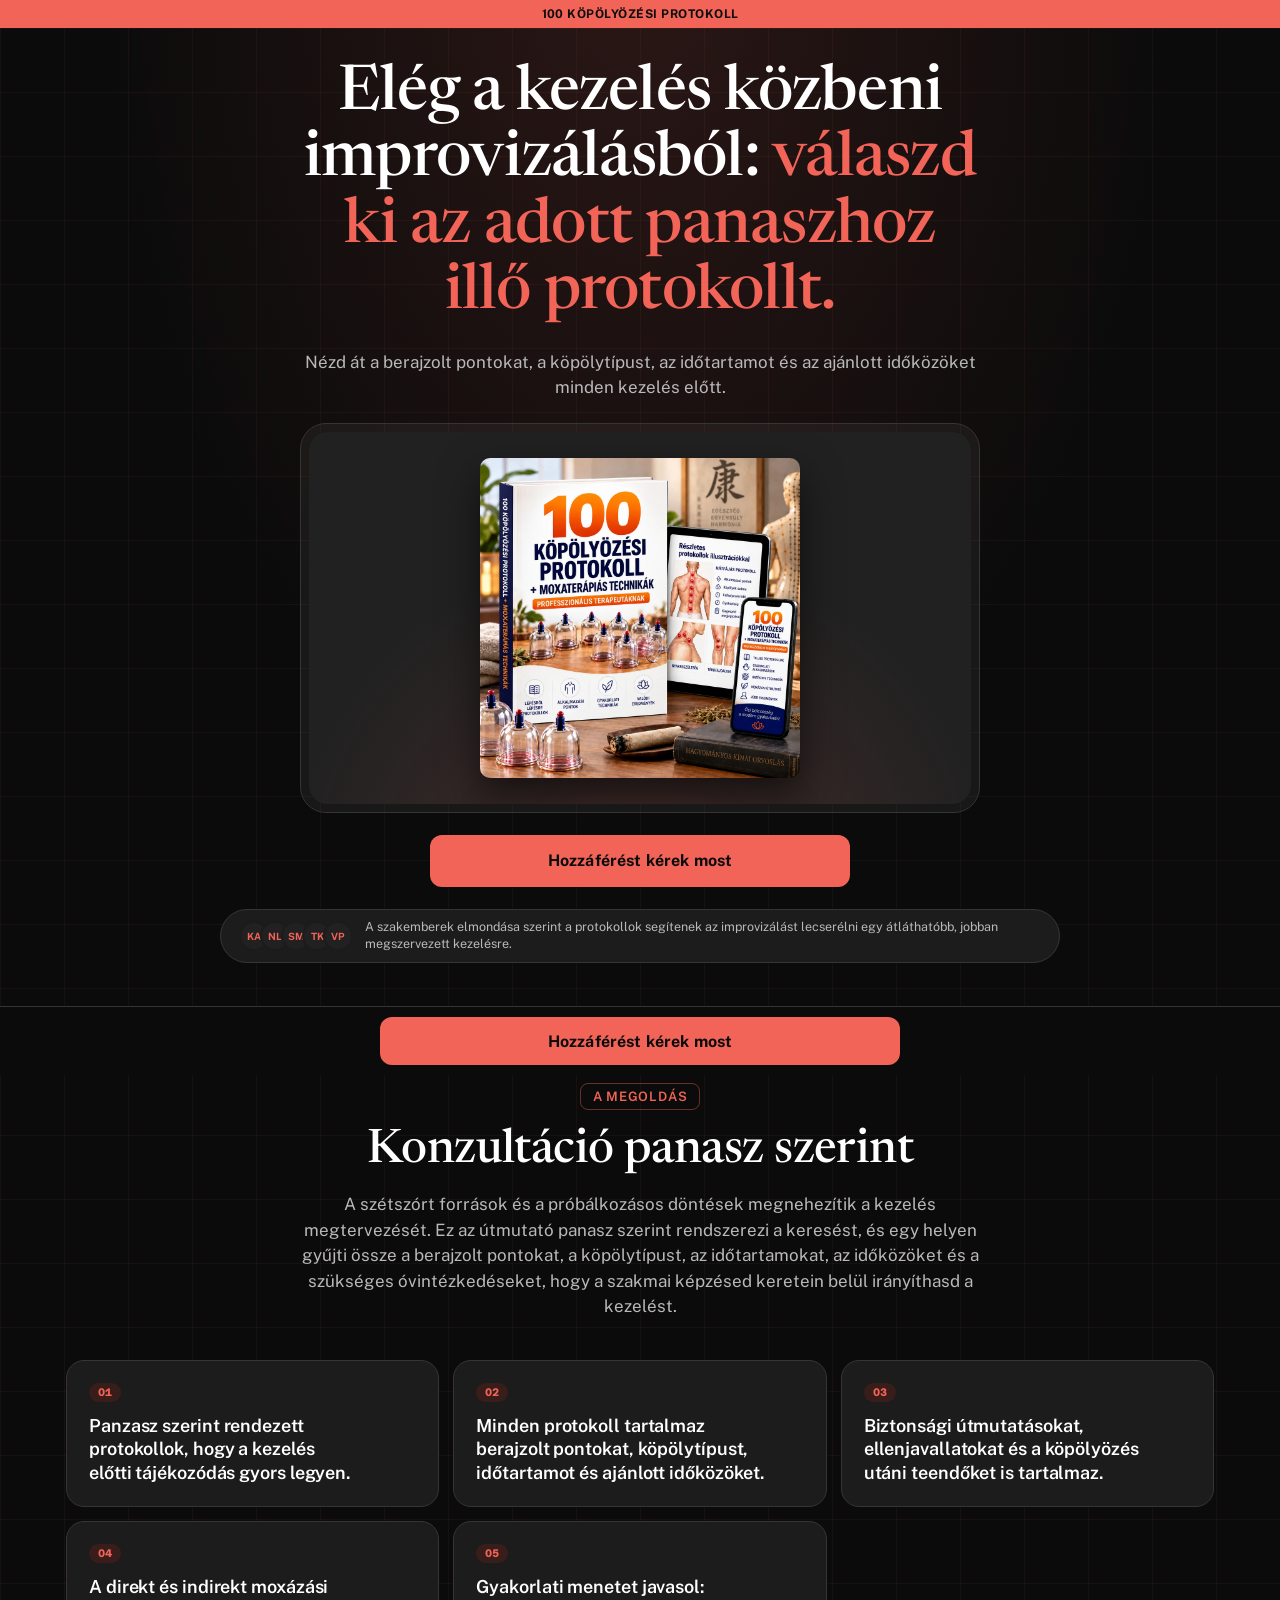
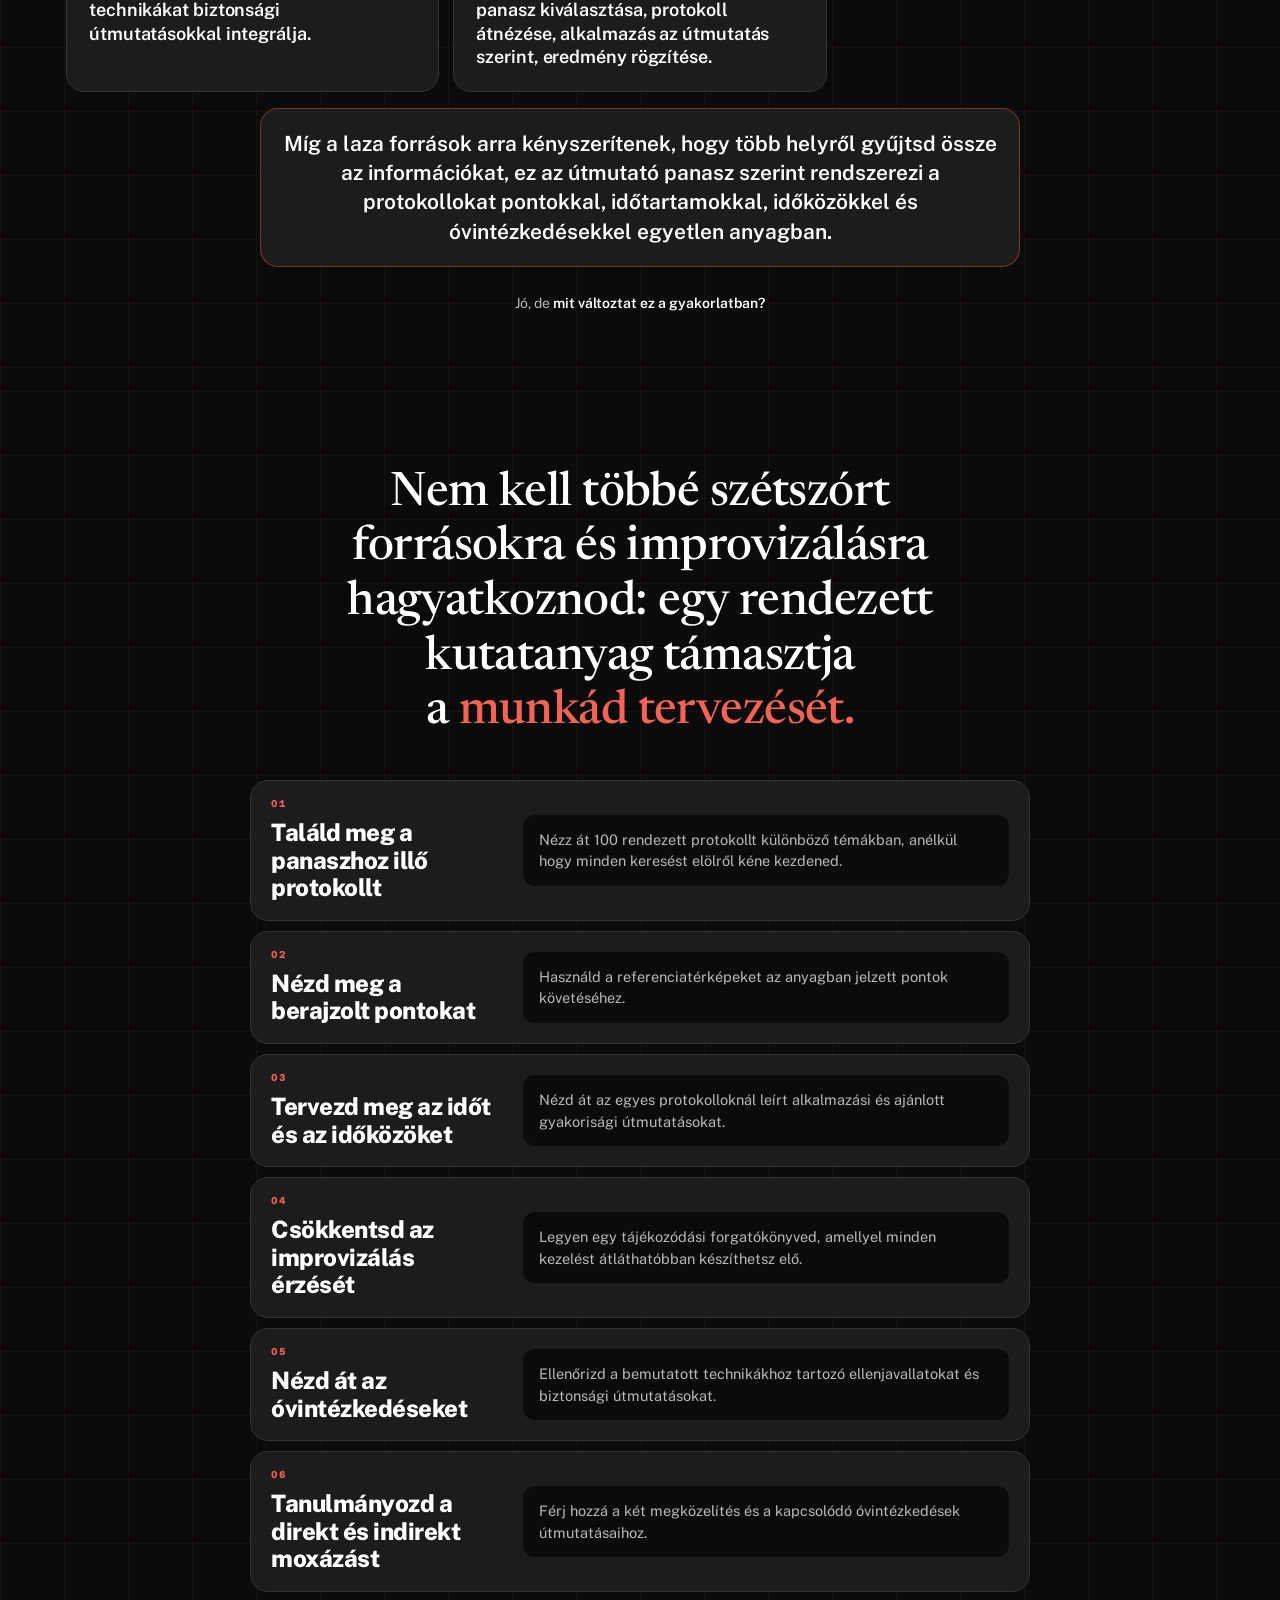
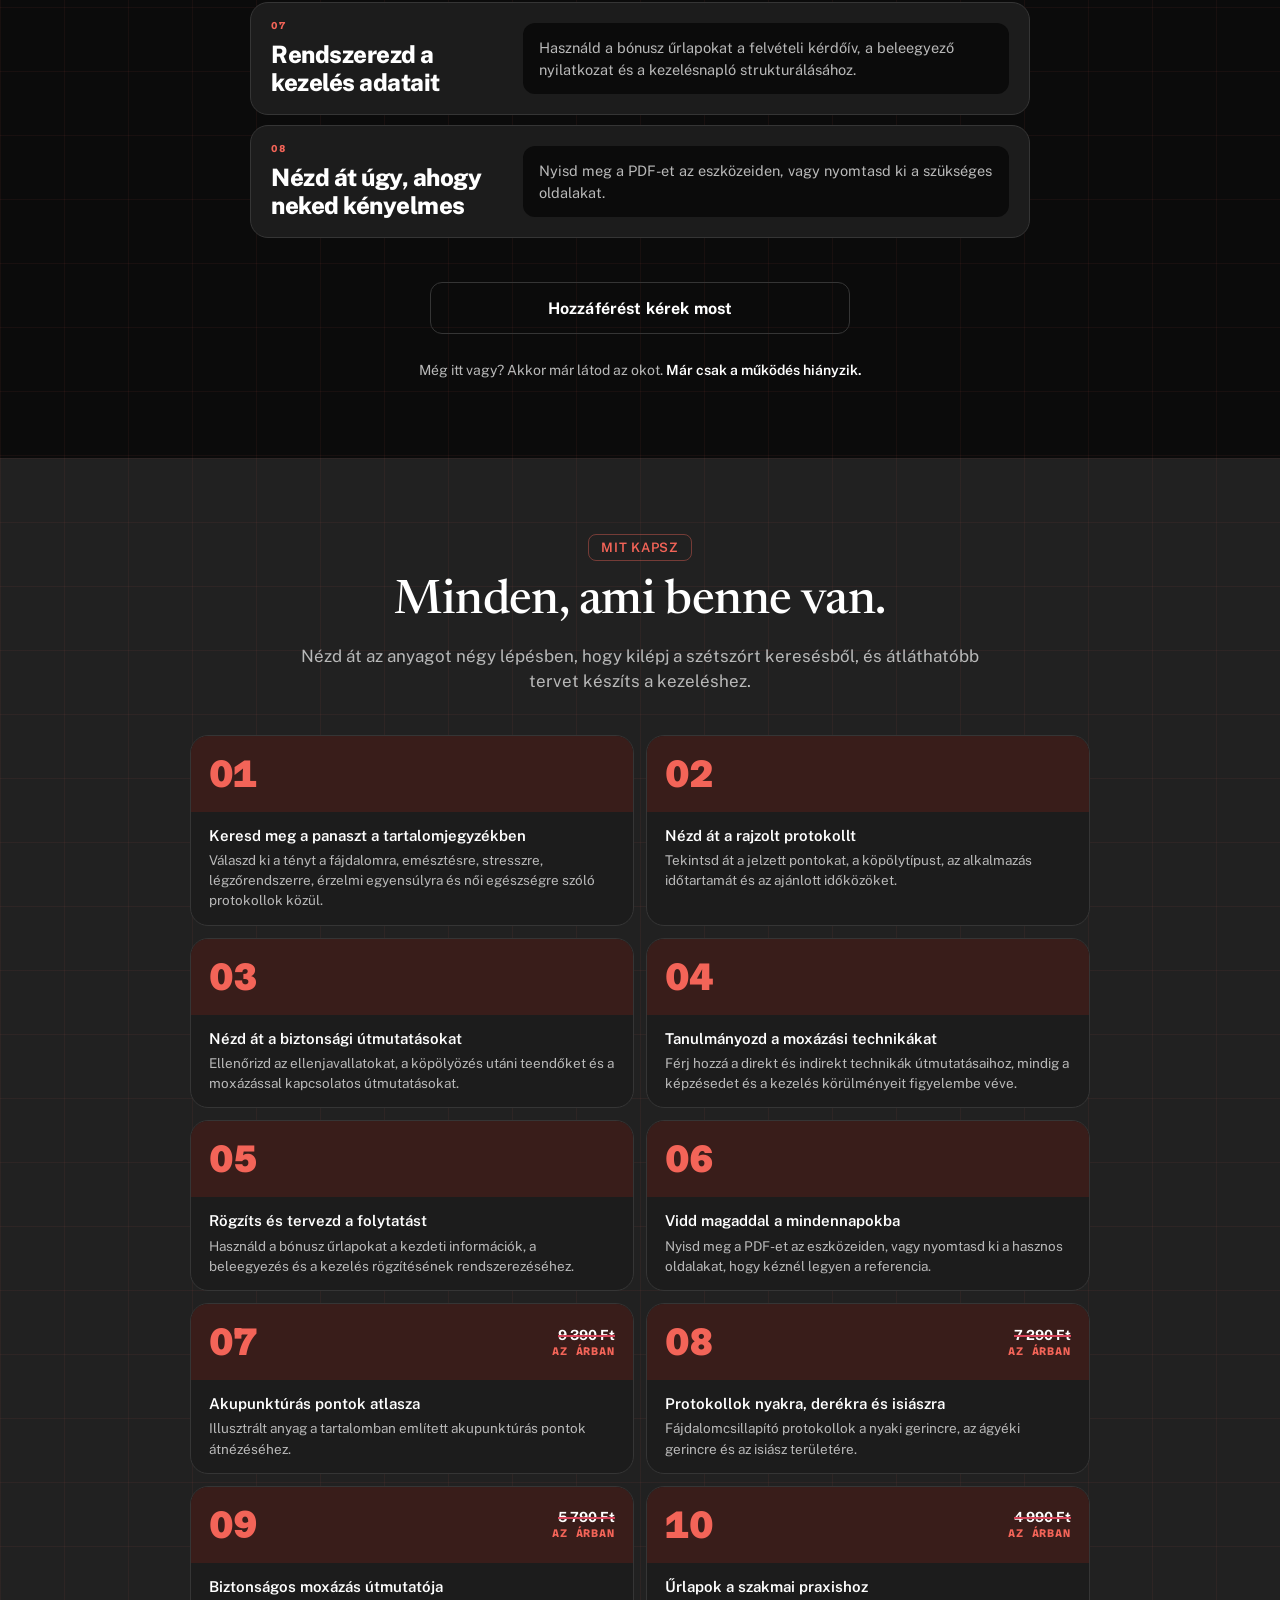
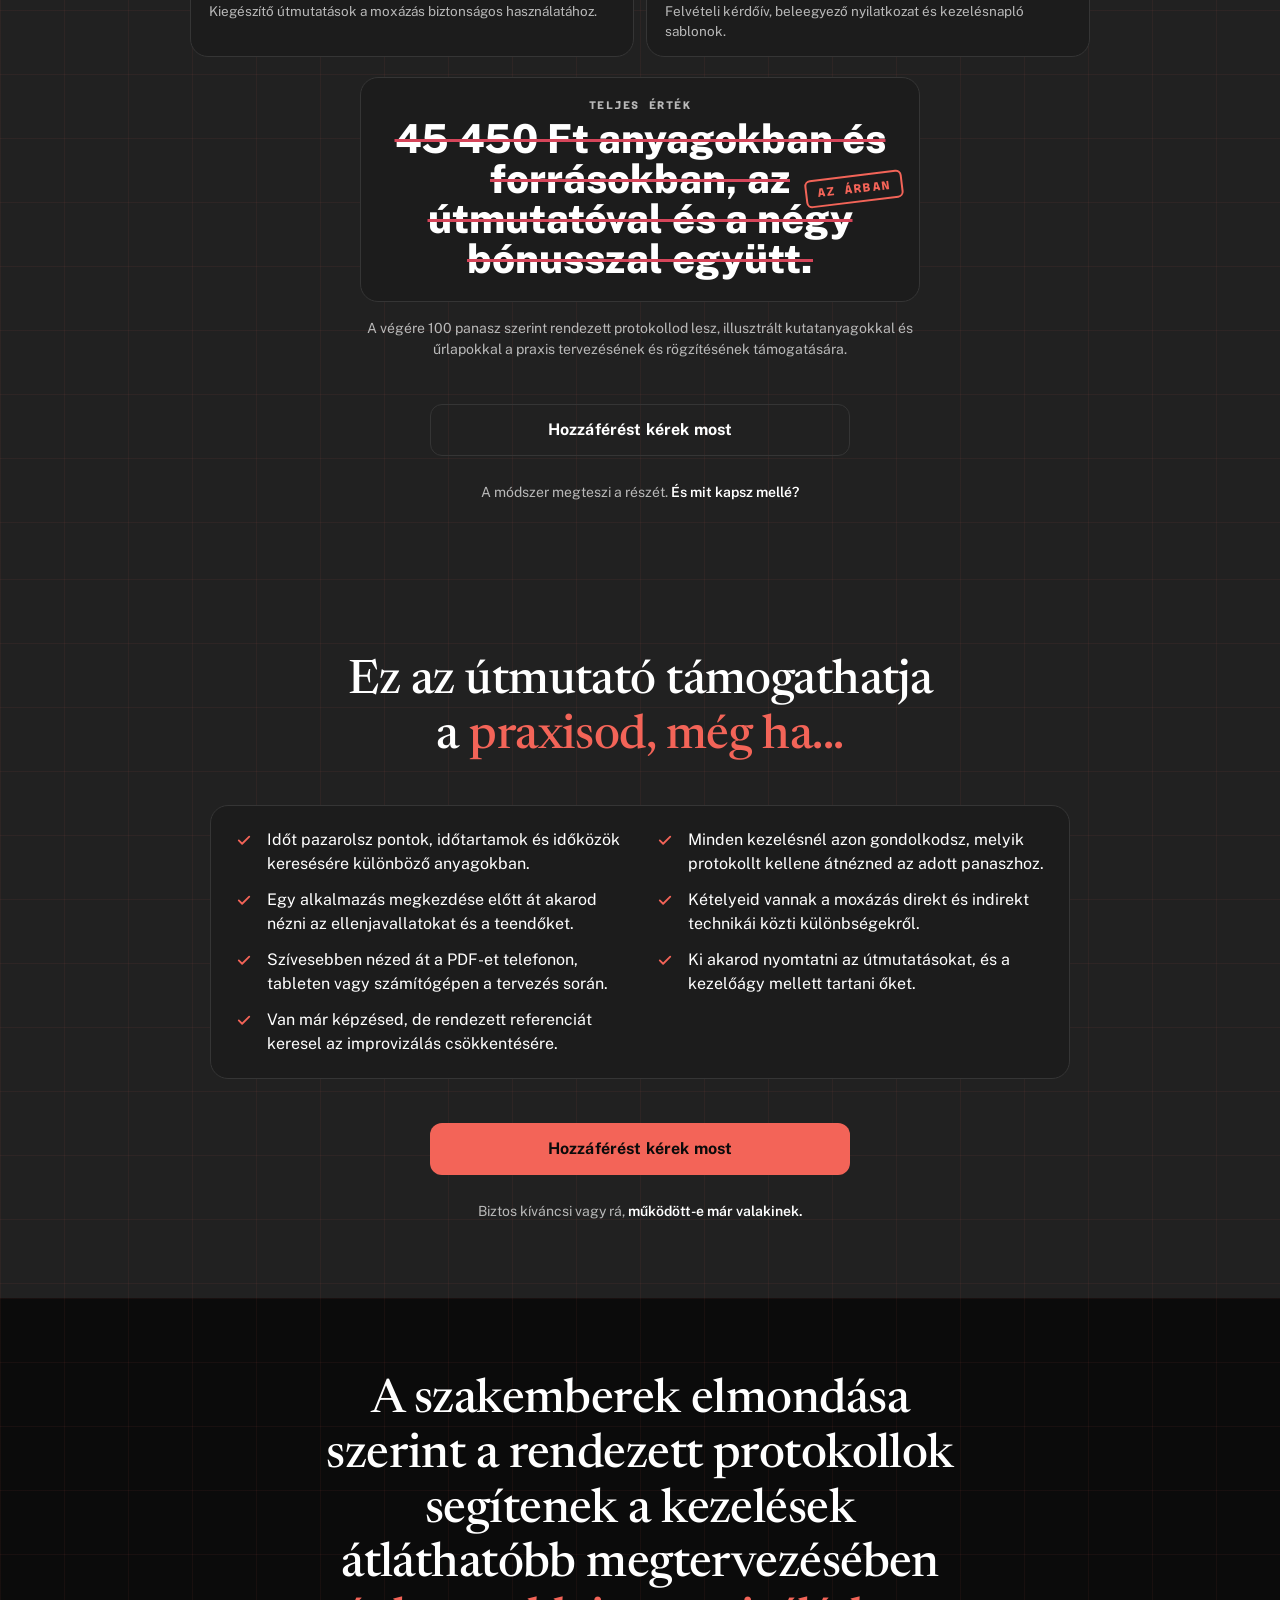
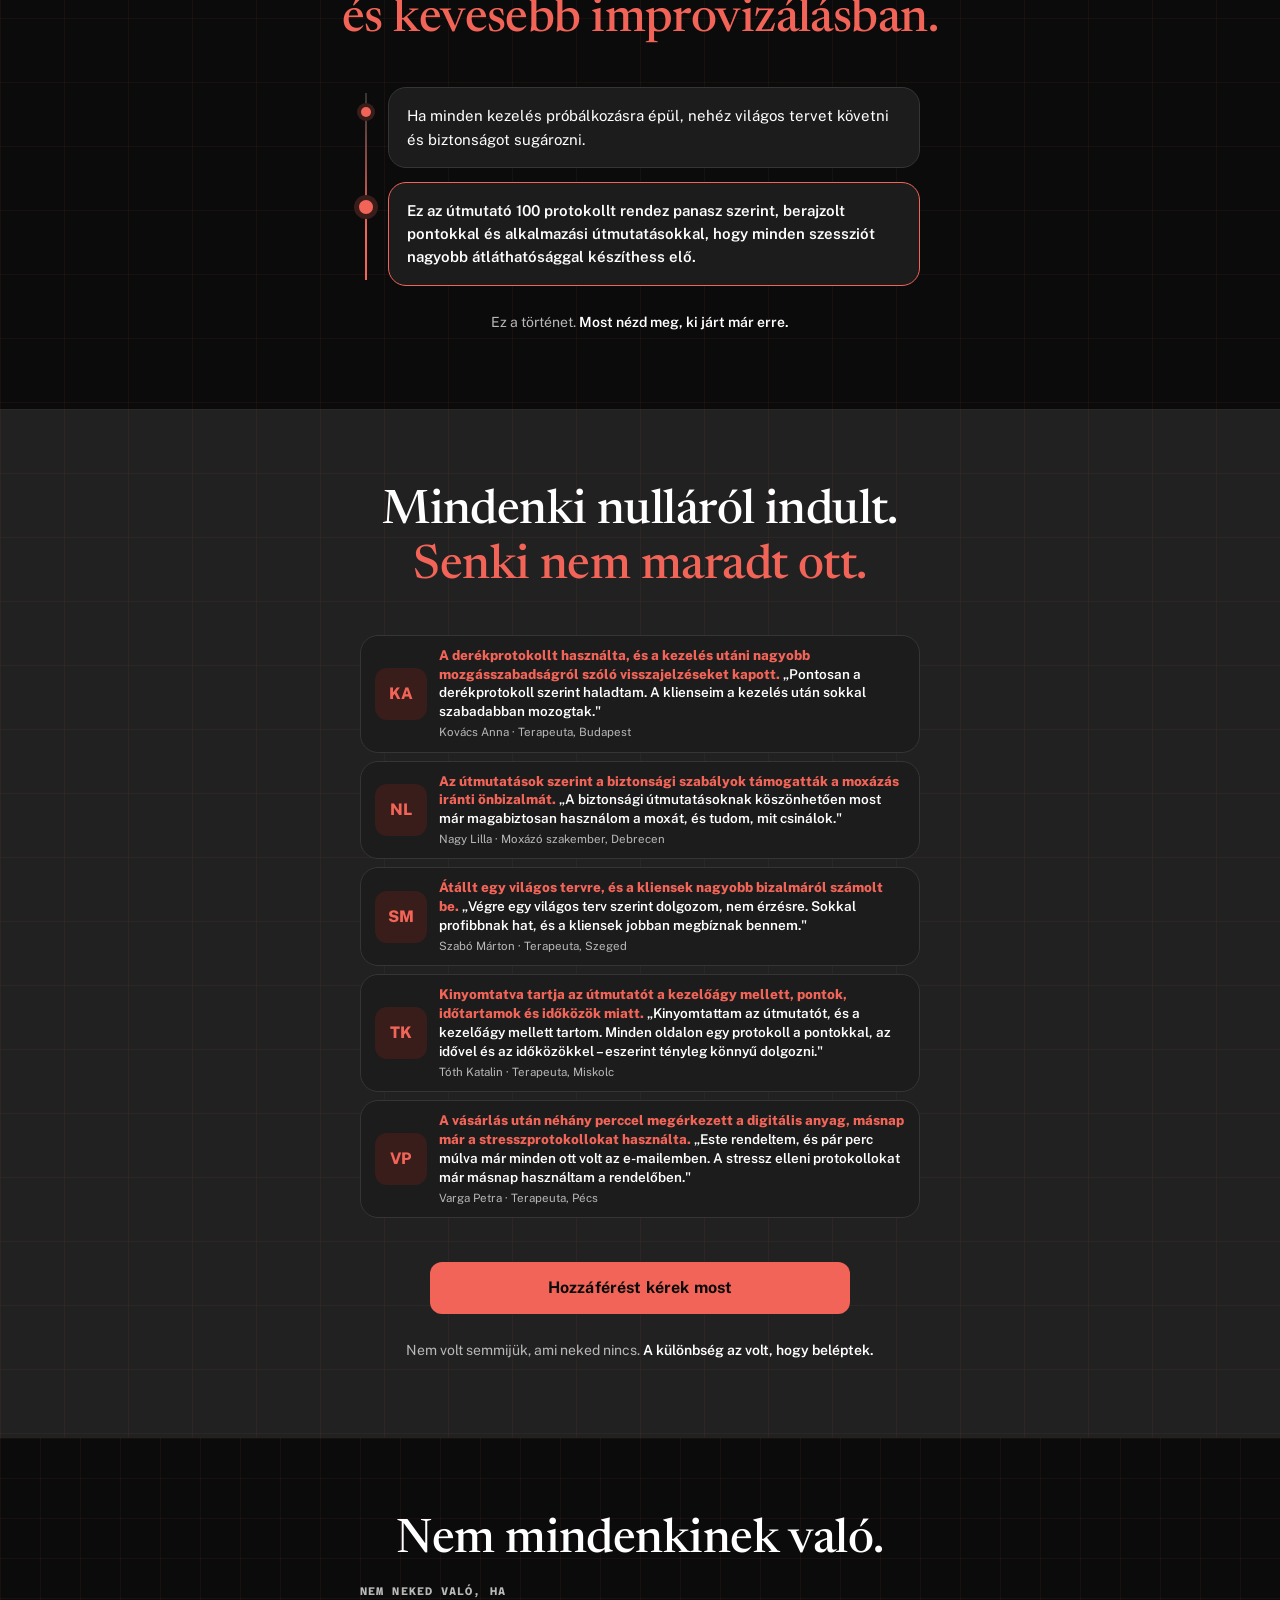
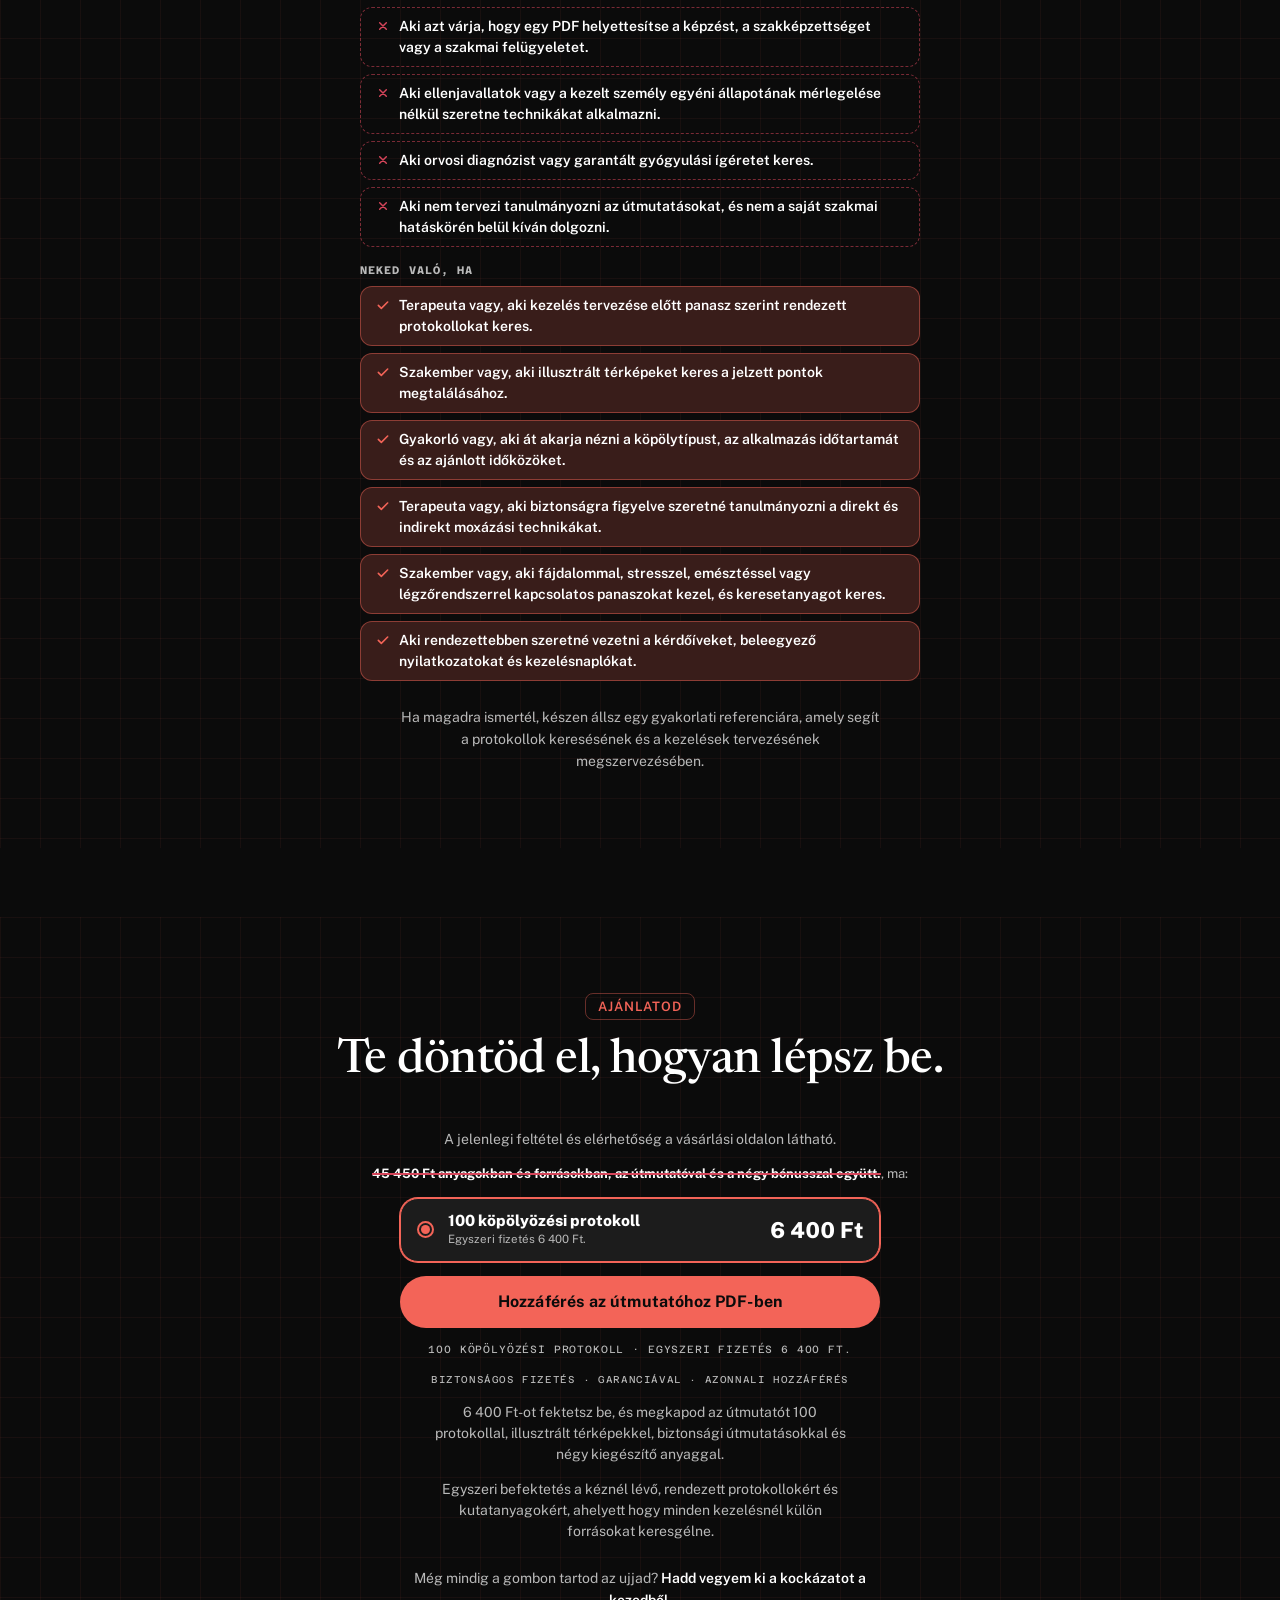
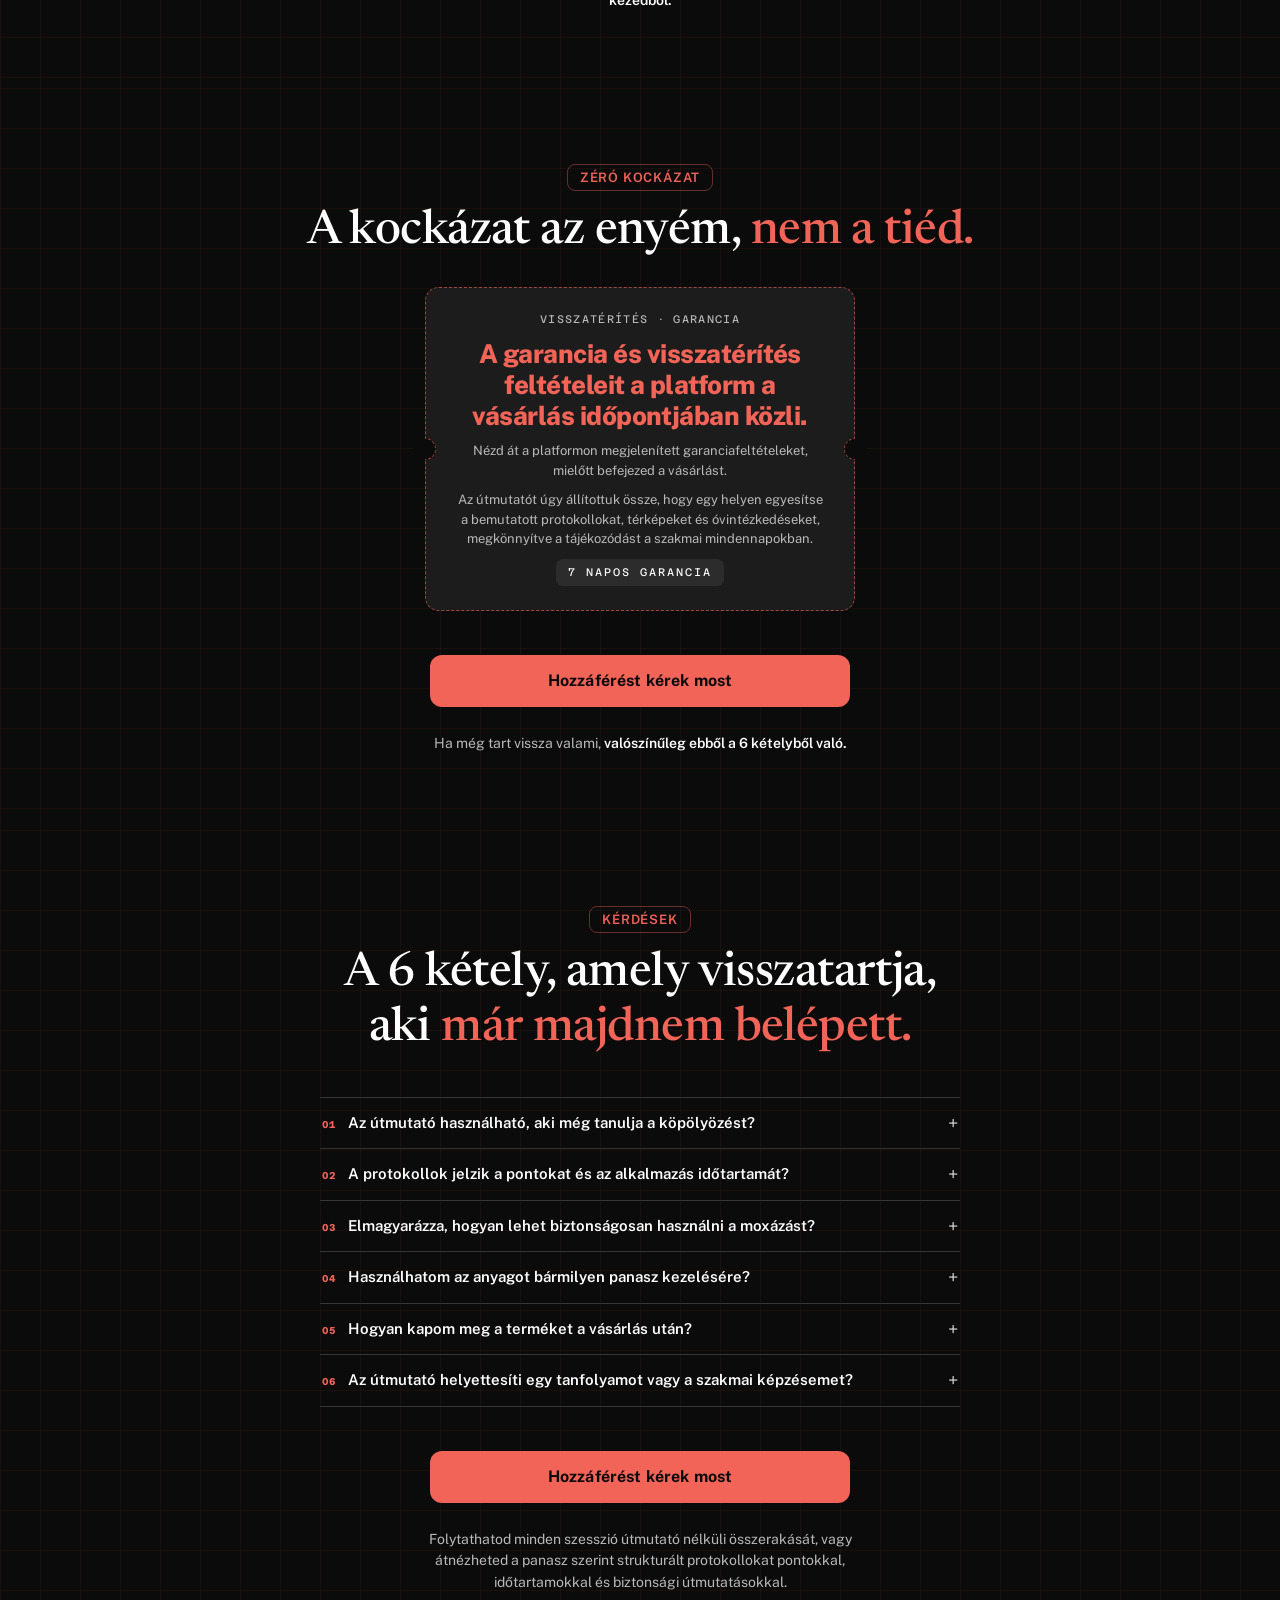
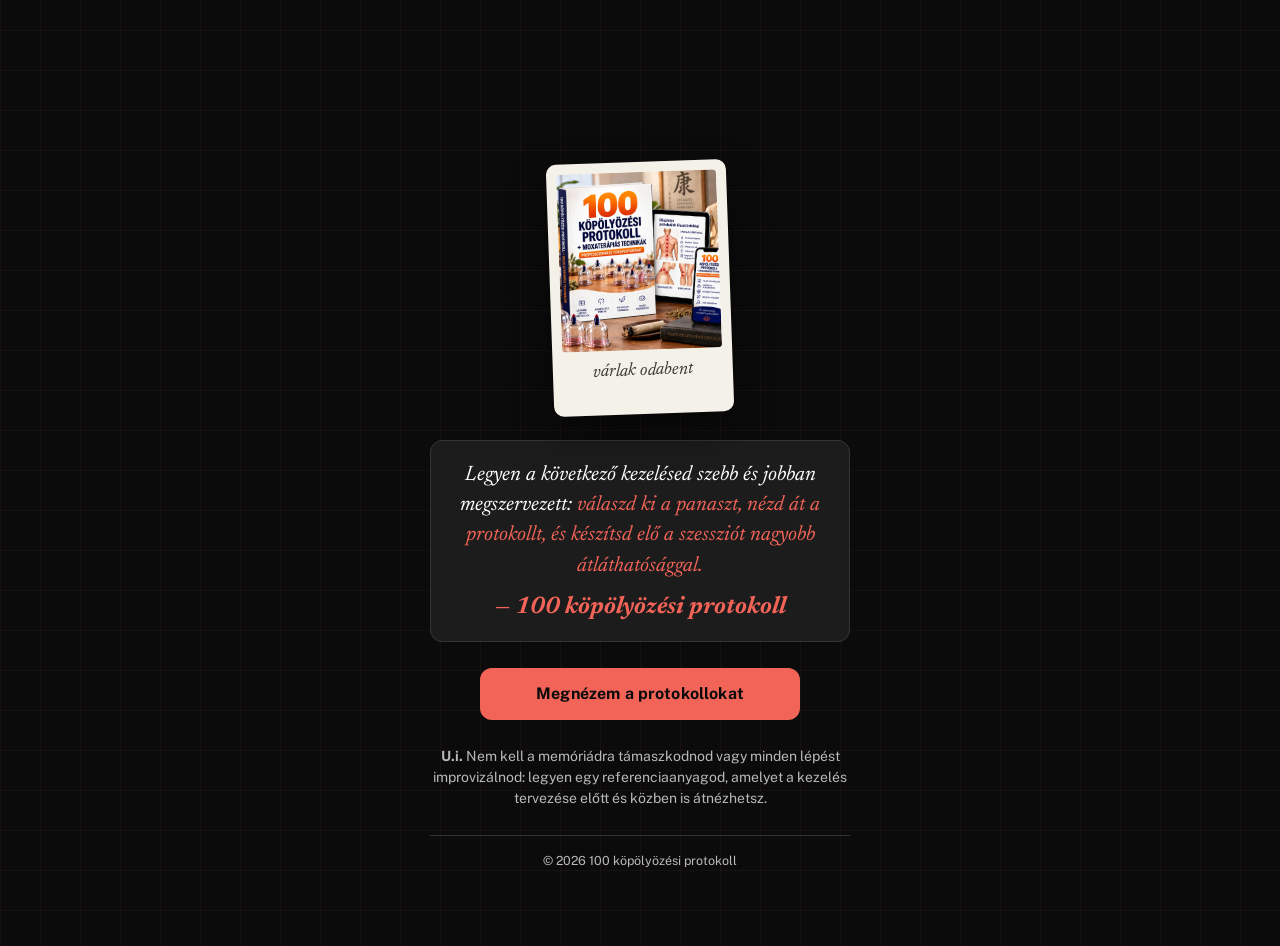
<file: kp1/index.html>
<!doctype html>
<html lang="hu">
<head>
<meta charset="utf-8">
<meta name="viewport" content="width=device-width, initial-scale=1">
<title>Köpölyözési protokollok — Hivatalos oldal</title>
<link rel="preconnect" href="https://fonts.googleapis.com">
<link rel="preconnect" href="https://fonts.gstatic.com" crossorigin>
<link rel="stylesheet" href="https://fonts.googleapis.com/css2?family=Newsreader:ital,opsz,wght@0,6..72,400;0,6..72,500;0,6..72,600;1,6..72,400&amp;family=Public+Sans:wght@400;600;700;800&amp;family=Azeret+Mono:wght@400;500;700&amp;display=swap">
<style>body{margin:0}
:where(.sp-root) *,:where(.sp-root) *::before,:where(.sp-root) *::after{box-sizing:border-box}
:where(.sp-root) :where(h1,h2,h3,p,ul,ol,figure,blockquote){margin:0}
:where(.sp-root) :where(ul,ol){padding:0;list-style:none}
:where(.sp-root) :where(img){max-width:100%}
.sp-root{container-type:inline-size;position:relative;overflow-x:clip;background:var(--bg);color:var(--fg);font:400 17px/1.62 var(--font-body);-webkit-font-smoothing:antialiased;text-align:left;--focus:var(--accent);--font-mono:var(--sp-font-azeret-mono,"Azeret Mono"),ui-monospace,monospace}
.sp-root ::selection{background:var(--sel);color:var(--fg)}
.sp-root a{color:inherit;text-underline-offset:.2em}
.sp-root :focus-visible{outline:3px solid var(--focus);outline-offset:3px;border-radius:4px}
.sp-root h1,.sp-root h2{font-family:var(--font-display);font-weight:var(--display-weight);letter-spacing:var(--display-track);text-wrap:balance;line-height:1.08}
.sp-root h1{font-size:calc(var(--h1,clamp(34px,5.2cqi,58px))*var(--display-scale));max-width:var(--h1-measure,18ch)}
.sp-root h2{font-size:calc(clamp(27px,3.5cqi,42px)*var(--display-scale))}
.sp-root h3{font-family:var(--font-body);font-size:18.5px;line-height:1.3;font-weight:700;letter-spacing:-.005em}
.sp-root .t-xl{--h1:clamp(40px,6.6cqi,74px);--h1-measure:13ch}
.sp-root .t-l{--h1:clamp(34px,5.2cqi,58px);--h1-measure:18ch}
.sp-root .t-m{--h1:clamp(29px,4.1cqi,46px);--h1-measure:24ch}
.sp-root .t-s{--h1:clamp(25px,3.1cqi,36px);--h1-measure:34ch}
.sp-sr{position:absolute;width:1px;height:1px;overflow:hidden;clip:rect(0 0 0 0);white-space:nowrap}
.sp-ico{width:20px;height:20px;flex:none}
.sp-muted{color:var(--muted)}
.sp-stack{display:grid;gap:14px}
.sp-wrap{max-width:1120px;margin-inline:auto;padding-inline:20px}
.sp-band{position:relative;padding-block:64px;background:var(--band-bg);color:var(--fg);--band-bg:var(--bg)}
.sp-band-alt{--band-bg:var(--surface)}
.sp-band-inv{--band-bg:var(--inv-bg);--fg:var(--inv-fg);--muted:var(--inv-muted);--border:var(--inv-border);--buy:var(--inv-buy);--buy-ink:var(--inv-buy-ink);--focus:var(--inv-fg);--accent:var(--inv-fg)}
.sp-head{display:grid;gap:12px;margin-bottom:36px;max-width:40em}
.sp-head p{color:var(--muted);font-size:18px}
.sp-center .sp-head{margin-inline:auto;text-align:center}
@container (min-width:820px){.sp-wrap{padding-inline:40px}.sp-band{padding-block:96px}.sp-head{margin-bottom:48px}}
.sp-btn{display:inline-flex;align-items:center;justify-content:center;gap:10px;min-height:56px;padding:14px 26px;background:var(--buy);color:var(--buy-ink);font:700 17px/1.25 var(--font-body);text-decoration:none;border-radius:var(--r-btn);text-align:center;box-shadow:inset 0 0 0 var(--edge-w,0) var(--buy-ink);transition:filter .16s,transform .16s}
.sp-root .sp-btn{color:var(--buy-ink)}
.sp-btn:hover{filter:brightness(1.07)}
.sp-btn:active{transform:translateY(1px)}
.sp-btn .sp-ico{width:19px;height:19px}
.sp-bar{background:var(--bg);border-bottom:1px solid var(--border);z-index:20}
.sp-bar-in{display:flex;align-items:center;justify-content:space-between;gap:16px;min-height:60px}
.sp-wordmark{font-family:var(--font-display);font-weight:var(--display-weight);font-size:calc(18px*var(--display-scale));letter-spacing:var(--display-track)}
.sp-bar .sp-btn{display:none;min-height:44px;padding:8px 16px;font-size:15px}
@container (min-width:820px){.sp-bar{position:sticky;top:0}.sp-bar .sp-btn{display:inline-flex}}
.sp-hero{padding-block:24px 48px}
.sp-hero>.sp-wrap{position:relative}
.sp-hero-grid{display:grid;gap:18px;grid-template-areas:"top" "cover" "bottom"}
.sp-hero-long .sp-hero-grid{grid-template-areas:"top" "bottom" "cover"}
.sp-hero-top{grid-area:top;display:grid;gap:16px}
.sp-hero-bottom{grid-area:bottom;display:grid;gap:16px;justify-items:start}
.sp-coverwrap{grid-area:cover;display:flex;justify-content:center}
.sp-sub{font-size:clamp(18px,1.9cqi,21px);color:var(--muted);max-width:36em}
.sp-cover{display:block;width:100%;aspect-ratio:1;object-fit:cover;border-radius:var(--r-img);box-shadow:0 2px 4px rgba(0,0,0,.08),0 26px 48px -22px rgba(0,0,0,.4);max-width:180px;max-height:180px}
.sp-hero .sp-btn{width:100%}
.sp-price{display:flex;flex-wrap:wrap;align-items:baseline;gap:4px 12px}
.sp-price s{color:var(--strike);font-size:18px;font-variant-numeric:tabular-nums}
.sp-now{font:800 34px/1 var(--font-body);color:var(--price);font-variant-numeric:tabular-nums;letter-spacing:-.02em}
.sp-inst{color:var(--muted);font-size:15px}
.sp-assure,.sp-trust{display:flex;flex-wrap:wrap;gap:8px 18px;font-size:14px;color:var(--muted)}
.sp-assure li,.sp-trust li{display:inline-flex;align-items:center;gap:6px}
.sp-assure .sp-ico,.sp-trust .sp-ico{width:17px;height:17px}
.sp-proof{display:flex;gap:10px;font-size:15px;color:var(--muted);max-width:34em;text-align:left}
.sp-proof .sp-ico{color:var(--accent);margin-top:2px}
.sp-story{margin-top:48px;padding-top:32px;border-top:1px solid var(--border);font-size:clamp(18px,2cqi,22px);line-height:1.6;max-width:44em;display:grid;gap:1em}
.sp-hero-center .sp-hero-top,.sp-hero-solo .sp-hero-top,.sp-hero-center .sp-hero-bottom,.sp-hero-solo .sp-hero-bottom{justify-items:center;text-align:center}
.sp-hero-center .sp-price,.sp-hero-solo .sp-price,.sp-hero-center .sp-assure,.sp-hero-solo .sp-assure{justify-content:center}
.sp-hero-center .sp-story,.sp-hero-solo .sp-story,.sp-hero-center h1,.sp-hero-solo h1{margin-inline:auto}
@container (min-width:820px){.sp-hero{padding-block:72px 96px}.sp-hero .sp-btn{width:auto}.sp-hero-split .sp-hero-grid{grid-template-columns:1.08fr .92fr;grid-template-areas:"top cover" "bottom cover";column-gap:64px;row-gap:28px;align-items:end}.sp-hero-split .sp-hero-bottom{align-self:start}.sp-hero-split .sp-coverwrap{justify-content:flex-end;align-self:center}.sp-hero-split .sp-cover{max-width:500px;max-height:none}.sp-hero-center .sp-hero-grid,.sp-hero-solo .sp-hero-grid{grid-template-areas:"top" "bottom" "cover";justify-items:center}.sp-hero-center .sp-cover{max-width:540px;max-height:none;margin-top:28px}.sp-story{margin-top:72px}}
.sp-checks{display:grid;gap:14px}
.sp-checks li{display:grid;grid-template-columns:22px 1fr;gap:12px;align-items:start}
.sp-checks .sp-ico{color:var(--accent);margin-top:3px}
.sp-checks-x .sp-ico{color:var(--muted)}
.sp-promise{display:grid;gap:28px}
.sp-center .sp-promise{justify-items:center}
.sp-center .sp-promise h2{text-align:center}
.sp-center .sp-promise .sp-checks{max-width:980px;width:100%}
@container (min-width:820px){.sp-root:not(.sp-center) .sp-promise{grid-template-columns:5fr 7fr;gap:64px;align-items:start}.sp-root:not(.sp-center) .sp-promise h2{position:sticky;top:92px}.sp-center .sp-promise .sp-checks{display:block;columns:2;column-gap:56px}.sp-center .sp-promise .sp-checks li{break-inside:avoid;margin-bottom:16px}}
.sp-mech{display:grid;gap:22px;max-width:60em}
.sp-center .sp-mech{margin-inline:auto;text-align:center;justify-items:center}
.sp-lede{font-size:clamp(18px,1.9cqi,21px);color:var(--muted);max-width:40em}
.sp-pull{font-family:var(--font-display);font-weight:var(--display-weight);font-size:calc(clamp(22px,2.5cqi,30px)*var(--display-scale));line-height:1.3;letter-spacing:var(--display-track);max-width:30em;padding-top:24px;border-top:1px solid var(--border)}
.sp-diffs{display:grid;width:100%;margin-top:8px;text-align:left}
.sp-diffs li{display:grid;grid-template-columns:22px 1fr;gap:12px;padding-block:16px;border-top:1px solid var(--border)}
.sp-diffs .sp-ico{color:var(--accent);margin-top:3px}
@container (min-width:820px){.sp-diffs{grid-template-columns:1fr 1fr;column-gap:48px}}
.sp-fit{display:grid;gap:36px}
.sp-fit h3{margin-bottom:18px;font-size:20px}
.sp-fit-no{color:var(--muted)}
.sp-center .sp-fit-one{max-width:44em;margin-inline:auto}
.sp-ready{margin-top:44px;font-family:var(--font-display);font-weight:var(--display-weight);font-size:calc(clamp(21px,2.3cqi,27px)*var(--display-scale));line-height:1.3;letter-spacing:var(--display-track);max-width:30em}
.sp-center .sp-ready{margin-inline:auto;text-align:center}
@container (min-width:820px){.sp-fit{grid-template-columns:1fr 1fr;gap:72px}.sp-fit-one{grid-template-columns:1fr}}
.sp-steps{display:grid}
.sp-step-n{font-family:var(--font-display);font-variant-numeric:tabular-nums lining-nums;color:var(--accent)}
.sp-steps h3{margin-bottom:6px}
.sp-steps p{color:var(--muted)}
.sp-steps-timeline{max-width:760px}
.sp-steps-timeline li{display:grid;grid-template-columns:44px 1fr;gap:18px;position:relative;padding-bottom:28px}
.sp-steps-timeline li::before{content:"";position:absolute;left:21px;top:48px;bottom:4px;width:2px;background:var(--border)}
.sp-steps-timeline li:last-child::before{display:none}
.sp-steps-timeline .sp-step-n{width:44px;height:44px;border-radius:50%;display:grid;place-items:center;background:var(--accent-soft);font:800 17px/1 var(--font-body)}
.sp-steps-track{gap:28px 32px}
.sp-steps-track li{padding-top:18px;border-top:2px solid var(--accent)}
.sp-steps-track .sp-step-n{display:block;font-size:42px;line-height:1;margin-bottom:12px;font-weight:var(--display-weight)}
.sp-steps-cards{gap:16px}
.sp-steps-cards li{background:var(--card);border:1px solid var(--border);border-radius:var(--r-lg);padding:24px}
.sp-steps-cards .sp-step-n{display:block;font-size:54px;line-height:.9;font-weight:700;margin-bottom:14px}
.sp-steps-roman{max-width:920px;margin-inline:auto}
.sp-steps-roman li{display:grid;grid-template-columns:52px 1fr;gap:14px;padding-block:22px;border-top:1px solid var(--border);text-align:left}
.sp-steps-roman .sp-step-n{font-size:30px;line-height:1.05;font-style:italic}
.sp-result{margin-top:36px;display:flex;gap:12px;align-items:flex-start;font-weight:600;max-width:46em}
.sp-result .sp-ico{color:var(--accent);margin-top:3px}
.sp-center .sp-result{margin-inline:auto}
@container (min-width:620px){.sp-steps-cards,.sp-steps-track{grid-template-columns:repeat(var(--cols-md,1),1fr)}}
@container (min-width:820px){.sp-steps-track{grid-template-columns:repeat(var(--cols,1),1fr)}.sp-steps-roman{grid-template-columns:1fr 1fr;column-gap:56px}}
@container (min-width:980px){.sp-steps-cards{grid-template-columns:repeat(var(--cols,1),1fr)}}
.sp-bens{display:grid;column-gap:48px}
.sp-bens li{display:grid;gap:6px;padding-block:20px;border-top:1px solid var(--border);align-content:start}
.sp-bens p{color:var(--muted)}
.sp-bens-dots li{grid-template-columns:12px 1fr;column-gap:16px}
.sp-bens-dots li::before{content:"";width:8px;height:8px;border-radius:50%;background:var(--accent);margin-top:8px;grid-row:span 2}
.sp-bens-dots li>*{grid-column:2}
.sp-bens-checks li{grid-template-columns:38px 1fr;column-gap:14px}
.sp-tick{width:38px;height:38px;border-radius:50%;background:var(--accent-soft);color:var(--accent);display:grid;place-items:center;grid-row:span 2}
.sp-bens-checks li>:not(.sp-tick){grid-column:2}
.sp-bens-hair h3{font-family:var(--font-display);font-weight:var(--display-weight);font-size:calc(21px*var(--display-scale));letter-spacing:var(--display-track)}
.sp-identity{margin-top:56px;font-family:var(--font-display);font-weight:var(--display-weight);font-size:calc(clamp(22px,2.6cqi,31px)*var(--display-scale));line-height:1.3;letter-spacing:var(--display-track);max-width:28em}
.sp-center .sp-identity{margin-inline:auto;text-align:center}
@container (min-width:820px){.sp-bens{grid-template-columns:1fr 1fr}}
.sp-quotes{display:flex;flex-wrap:wrap;justify-content:center;gap:20px}
.sp-quote{flex:1 1 100%;background:var(--card);border:1px solid var(--border);border-radius:var(--r-lg);padding:24px;display:flex;flex-direction:column;gap:14px}
@container (min-width:820px){.sp-quotes-n2 .sp-quote,.sp-quotes-n4 .sp-quote{flex:0 1 calc(50% - 10px)}.sp-quotes-n3 .sp-quote,.sp-quotes-n5 .sp-quote,.sp-quotes-n6 .sp-quote{flex:0 1 calc(33.333% - 14px)}}
.sp-quote blockquote{font-size:17px;line-height:1.55}
.sp-res{display:flex;gap:10px;font-size:15px;font-weight:600;color:var(--accent)}
.sp-res .sp-ico{width:18px;height:18px;margin-top:2px}
.sp-who{display:flex;gap:12px;align-items:center;margin-top:auto}
.sp-who b{display:block;font-size:15px}
.sp-who-meta{display:block;font-size:14px;color:var(--muted)}
.sp-av{width:44px;height:44px;border-radius:50%;background:var(--accent-soft);color:var(--accent);display:grid;place-items:center;font:700 15px/1 var(--font-body);flex:none}
.sp-spot{max-width:820px;margin:0 auto 44px;text-align:center;display:grid;justify-items:center;gap:20px}
.sp-spot blockquote{font-family:var(--font-display);font-weight:var(--display-weight);font-size:calc(clamp(24px,3cqi,34px)*var(--display-scale));line-height:1.28;letter-spacing:var(--display-track)}
.sp-spot .sp-who{margin-top:0;text-align:left}
.sp-spot:last-child{margin-bottom:0}
.sp-offer{max-width:640px;margin-inline:auto;background:var(--card);border:1px solid var(--border);border-radius:var(--r-lg);padding:28px 22px;box-shadow:var(--offer-shadow)}
.sp-offer-head{display:flex;gap:16px;align-items:center;margin-bottom:20px}
.sp-offer-head img{width:76px;height:76px;border-radius:var(--r);object-fit:cover;flex:none}
.sp-root .sp-offer-head h2{font-size:calc(26px*var(--display-scale))}
.sp-fmt{font-size:15px;color:var(--muted);margin-top:6px}
.sp-items li{display:grid;grid-template-columns:1fr auto;gap:4px 16px;padding-block:14px;border-top:1px solid var(--border)}
.sp-item-value{font-variant-numeric:tabular-nums;color:var(--muted);white-space:nowrap}
.sp-item-tag{font-size:13px;font-weight:700;color:var(--accent);white-space:nowrap;align-self:center}
.sp-item-desc{grid-column:1/-1;font-size:15px;color:var(--muted)}
.sp-total{display:flex;justify-content:space-between;gap:16px;padding-block:14px;border-block:1px solid var(--border);font-weight:600}
.sp-total s{color:var(--strike);font-variant-numeric:tabular-nums}
.sp-today{margin-top:22px;display:flex;flex-wrap:wrap;align-items:baseline;justify-content:center;gap:4px 12px}
.sp-today-label{font-weight:600}
.sp-today .sp-now{font-size:44px}
.sp-today .sp-inst{flex-basis:100%;text-align:center}
.sp-offer .sp-btn{width:100%;margin-top:20px}
.sp-trust{justify-content:center;margin-top:16px}
.sp-urg{text-align:center;font-size:14px;color:var(--muted);margin-top:12px}
.sp-reframe{max-width:36em;margin:32px auto 0;text-align:center;display:grid;gap:10px}
@container (min-width:820px){.sp-offer{padding:40px 44px}}
.sp-guar{display:grid;gap:24px;max-width:860px;margin-inline:auto;justify-items:center;text-align:center}
.sp-seal{width:112px;height:112px;border-radius:50%;border:2px solid var(--accent);color:var(--accent);display:grid;place-items:center}
.sp-seal .sp-ico{width:46px;height:46px}
.sp-sign{font-style:italic;color:var(--muted)}
@container (min-width:820px){.sp-guar{grid-template-columns:132px 1fr;gap:44px;text-align:left;justify-items:start;align-items:center}}
.sp-faq{max-width:760px;margin-inline:auto}
.sp-faq details{border-top:1px solid var(--border)}
.sp-faq details:last-child{border-bottom:1px solid var(--border)}
.sp-faq summary{list-style:none;cursor:pointer;display:flex;justify-content:space-between;align-items:center;gap:20px;min-height:56px;padding-block:16px;font-weight:700;font-size:18px}
.sp-faq summary::-webkit-details-marker{display:none}
.sp-faq summary::after{content:"";width:10px;height:10px;flex:none;border-right:2px solid currentColor;border-bottom:2px solid currentColor;transform:translateY(-3px) rotate(45deg);transition:transform .25s cubic-bezier(.16,1,.3,1)}
.sp-faq details[open] summary::after{transform:translateY(2px) rotate(225deg)}
.sp-faq details p{padding-bottom:20px;color:var(--muted);max-width:62ch}
.sp-final{text-align:center}
.sp-root .sp-final h2{max-width:20em;margin-inline:auto;font-size:calc(clamp(28px,4cqi,46px)*var(--display-scale))}
.sp-final p{max-width:36em;margin:16px auto 0;color:var(--muted);font-size:18px}
.sp-final .sp-btn{margin-top:32px}
.sp-foot{padding:28px 20px 36px;text-align:center;font-size:14px;color:var(--muted);border-top:1px solid var(--border)}
.sp-sticky{position:sticky;bottom:0;z-index:15;display:flex;align-items:center;justify-content:space-between;gap:12px;padding:10px 14px;background:var(--bg);border-top:1px solid var(--border)}
.sp-sticky-price{display:flex;flex-direction:column;line-height:1.2}
.sp-sticky s{font-size:13px;color:var(--strike)}
.sp-sticky b{font:800 20px/1.1 var(--font-body);font-variant-numeric:tabular-nums}
.sp-sticky .sp-btn{min-height:48px;padding:10px 20px;font-size:16px}
@container (min-width:820px){.sp-sticky{display:none}}
.sp-direct{display:grid;gap:28px;grid-template-areas:"top" "card" "list"}
.sp-direct-top{grid-area:top;display:grid;gap:16px}
.sp-direct-card{grid-area:card}
.sp-direct-list{grid-area:list;display:grid;gap:22px}
.sp-direct-card .sp-offer{max-width:none;margin:0}
.sp-compact{display:grid;gap:14px}
.sp-compact li{display:grid;grid-template-columns:22px 1fr;gap:12px}
.sp-compact .sp-ico{color:var(--accent);margin-top:3px}
.sp-duo{display:grid;gap:56px}
.sp-duo .sp-guar{grid-template-columns:1fr;justify-items:start;text-align:left;gap:20px}
.sp-duo .sp-seal{width:88px;height:88px}
.sp-duo .sp-faq{margin:0;max-width:none}
.sp-duo-title{margin-bottom:20px}
.sp-duo>:only-child{grid-column:1/-1;width:100%;max-width:760px;margin-inline:auto}
@container (min-width:820px){.sp-direct{grid-template-columns:1.1fr .9fr;grid-template-areas:"top card" "list card";column-gap:64px;row-gap:32px;align-items:start}.sp-duo{grid-template-columns:1fr 1.25fr;gap:72px;align-items:start}}
.sp-letter{font-family:var(--font-letter);font-size:18px;line-height:1.72;max-width:680px;margin-inline:auto;padding:48px 22px}
.sp-lp>*+*{margin-top:1.1em}
.sp-lp+.sp-lp{margin-top:1.1em}
.sp-root .sp-letter h1{font-family:var(--font-letter);font-weight:600;letter-spacing:-.015em;line-height:1.12}
.sp-dek{font-style:italic;color:var(--muted);font-size:1.08em}
.sp-root .sp-letter h2{font-family:var(--font-letter);font-weight:600;font-size:1.42em;line-height:1.2;letter-spacing:-.01em;margin-top:1.9em}
.sp-letter .sp-checks{gap:.5em}
.sp-letter .sp-checks li{grid-template-columns:20px 1fr;gap:10px}
.sp-letter .sp-checks .sp-ico{width:18px;height:18px;margin-top:.4em}
.sp-lsteps{list-style:decimal;padding-left:1.3em;display:grid;gap:.5em}
.sp-letter blockquote{margin-block:1.9em;padding-block:1.1em;border-block:1px solid var(--border);font-style:italic;font-size:1.1em;line-height:1.55}
.sp-letter cite{display:block;font-style:normal;font-family:var(--font-body);font-size:15px;color:var(--muted);margin-top:.6em}
.sp-lbox{margin-block:2.2em;font-family:var(--font-body);font-size:17px;line-height:1.6}
.sp-sig{font-style:italic}
.sp-ps{display:grid;gap:.8em}
.sp-lcta{text-align:center;margin-top:1.8em}
.sp-lcta .sp-btn{font-family:var(--font-body)}
@container (min-width:820px){.sp-letter{font-size:20px;padding:88px 22px 80px}}
.sp-wave{position:absolute;left:0;right:0;top:-27px;height:28px;color:var(--band-bg);pointer-events:none}
.sp-wave svg{display:block;width:100%;height:100%}
@media (prefers-reduced-motion:reduce){.sp-root *,.sp-root *::before,.sp-root *::after{transition:none!important}.sp-root .sp-btn:hover,.sp-root .sp-btn:active,.sp-root .sp-f-btn:hover{transform:none!important}}

[data-direction="sobria"]{--r:10px;--r-btn:10px;--r-lg:16px;--r-img:10px;--font-display:var(--sp-font-public-sans,"Public Sans"),system-ui,sans-serif;--display-weight:800;--display-track:-.025em;--display-scale:1;--font-body:var(--sp-font-public-sans,"Public Sans"),system-ui,sans-serif;--font-letter:var(--sp-font-newsreader,"Newsreader"),Georgia,serif;--offer-shadow:0 1px 2px rgba(20,32,51,.06),0 18px 40px -14px rgba(20,32,51,.22)}
[data-direction="noite"]{--r:12px;--r-btn:12px;--r-lg:18px;--r-img:12px;--font-display:var(--sp-font-newsreader,"Newsreader"),Georgia,serif;--display-weight:500;--display-track:-.012em;--display-scale:1.08;--font-body:var(--sp-font-public-sans,"Public Sans"),system-ui,sans-serif;--font-letter:var(--sp-font-newsreader,"Newsreader"),Georgia,serif;--offer-shadow:0 2px 4px rgba(0,0,0,.25),0 24px 48px -18px rgba(0,0,0,.6)}
[data-direction="calorosa"]{--r:16px;--r-btn:999px;--r-lg:26px;--r-img:22px;--font-display:var(--sp-font-fraunces,"Fraunces"),Georgia,serif;--display-weight:600;--display-track:-.02em;--display-scale:1.02;--font-body:var(--sp-font-figtree,"Figtree"),system-ui,sans-serif;--font-letter:var(--sp-font-fraunces,"Fraunces"),Georgia,serif;--offer-shadow:0 2px 4px rgba(43,32,24,.06),0 22px 44px -18px rgba(43,32,24,.28)}
[data-direction="editorial"]{--r:2px;--r-btn:2px;--r-lg:3px;--r-img:2px;--font-display:var(--sp-font-instrument-serif,"Instrument Serif"),Georgia,serif;--display-weight:400;--display-track:-.01em;--display-scale:1.22;--font-body:var(--sp-font-instrument-sans,"Instrument Sans"),system-ui,sans-serif;--font-letter:var(--sp-font-newsreader,"Newsreader"),Georgia,serif;--offer-shadow:none}

[data-direction="noite"] .sp-hero::before{content:"";position:absolute;inset:0;background-image:radial-gradient(color-mix(in srgb,var(--fg) 12%,transparent) 1px,transparent 1.5px);background-size:24px 24px;-webkit-mask-image:linear-gradient(#000 20%,transparent 90%);mask-image:linear-gradient(#000 20%,transparent 90%);pointer-events:none}
[data-direction="noite"] .sp-hero-center .sp-hero-grid{grid-template-areas:"top" "bottom" "cover"}
[data-direction="noite"] .sp-band-inv .sp-btn{box-shadow:0 1px 2px rgba(0,0,0,.2)}
[data-direction="calorosa"] .sp-cover{transform:rotate(-2.5deg)}
[data-direction="calorosa"] .sp-quote:nth-child(odd){transform:rotate(-.5deg)}
[data-direction="calorosa"] .sp-quote:nth-child(even){transform:rotate(.5deg)}
[data-direction="calorosa"] .sp-btn{font-weight:800}
[data-direction="editorial"] .sp-band+.sp-band:not(.sp-band-inv){border-top:1px solid var(--border)}
[data-direction="editorial"] .sp-band+.sp-band:not(.sp-band-inv)::before{content:"";position:absolute;left:0;right:0;top:3px;height:1px;background:var(--border)}
[data-direction="editorial"] .sp-quote{border:0;border-top:1px solid var(--border);border-radius:0;padding:22px 0 0;background:transparent}
[data-direction="editorial"] .sp-hl,[data-direction="editorial"] .sp-res span,[data-direction="editorial"] .sp-f-row-quote b{font-style:italic}
[data-direction="editorial"] .sp-story{font-family:var(--font-letter);font-style:italic}
[data-direction="editorial"] .sp-btn{letter-spacing:.04em;text-transform:uppercase;font-size:15px;font-weight:600}
[data-direction="editorial"] .sp-offer{border-color:var(--fg)}
[data-direction="editorial"] .sp-cover{box-shadow:none;outline:1px solid var(--border);outline-offset:10px}


[data-template="fiel"]{--fcard:color-mix(in srgb,var(--surface) 75%,var(--bg));--danger:#d6455a;--grid:color-mix(in srgb,var(--accent) 6%,transparent);font:400 16px/1.5 var(--font-body)}
[data-template="fiel"] .sp-mono{font-family:var(--font-mono)}
[data-template="fiel"] .sp-hl{color:var(--accent)}
[data-template="fiel"] .sp-f-wrap{max-width:1228px;margin:0 auto;padding:0 clamp(20px,4cqi,40px)}
[data-template="fiel"] .sp-f-bar{background:var(--buy);color:var(--buy-ink);text-align:center;font:700 12px/1 var(--font-body);text-transform:uppercase;letter-spacing:.04em;padding:8px 12px;white-space:nowrap;overflow:hidden;text-overflow:ellipsis}
[data-template="fiel"] .sp-f-sec{position:relative;padding:clamp(48px,6cqi,76px) 0;background:linear-gradient(var(--grid) 1px,transparent 1px) 0 0/64px 64px,linear-gradient(90deg,var(--grid) 1px,transparent 1px) 0 0/64px 64px,var(--zbg,var(--bg))}
[data-template="fiel"] .sp-f-bg{--zbg:var(--bg)}
[data-template="fiel"] .sp-f-surface{--zbg:var(--surface)}
[data-template="fiel"] .sp-f-check{background:linear-gradient(var(--grid) 1px,transparent 1px) 0 0/40px 40px,linear-gradient(90deg,var(--grid) 1px,transparent 1px) 0 0/40px 40px,var(--bg)}
[data-template="fiel"] .sp-f-head{display:flex;flex-direction:column;align-items:center;text-align:center;gap:14px;max-width:720px;margin:0 auto 40px}
[data-template="fiel"] .sp-f-head-tight{margin-bottom:0}
[data-template="fiel"] .sp-f-badge{display:inline-block;border:1px solid color-mix(in srgb,var(--accent) 40%,transparent);color:var(--accent);border-radius:8px;padding:6px 12px;font:600 13px/1 var(--font-body);text-transform:uppercase;letter-spacing:.06em}
[data-template="fiel"] .sp-f-h1{line-height:1.06;margin:0 auto}
[data-template="fiel"] .sp-f-h2{font-size:calc(clamp(27px,3.6cqi,44px)*var(--display-scale));line-height:1.15}
[data-template="fiel"] h3{text-wrap:balance}
[data-template="fiel"] .sp-f-sub{color:var(--muted);font-size:clamp(15px,1.4cqi,17px);line-height:1.5;max-width:720px}
[data-template="fiel"] .sp-f-bridge{text-align:center;max-width:480px;margin:26px auto 0;font-size:14px;line-height:1.55;color:var(--muted)}
[data-template="fiel"] .sp-f-bridge b{color:var(--fg);font-weight:600}
[data-template="fiel"] .sp-f-cta{display:flex;justify-content:center;margin-top:44px}
[data-template="fiel"] .sp-f-btn{display:inline-flex;align-items:center;justify-content:center;min-height:52px;padding:14px 28px;border-radius:var(--r-btn);background:var(--buy);color:var(--buy-ink);font:700 16px/1.2 var(--font-body);letter-spacing:.01em;text-decoration:none;transition:box-shadow .15s,transform .15s,filter .15s;width:100%;max-width:420px;text-align:center;box-shadow:inset 0 0 0 var(--edge-w,0) var(--buy-ink)}
[data-template="fiel"] .sp-f-btn:hover{box-shadow:0 8px 22px -8px color-mix(in srgb,var(--buy) 60%,transparent);transform:translateY(-1px);filter:brightness(1.06)}
[data-template="fiel"] .sp-f-btn-ghost{background:transparent;border:1px solid var(--border);color:var(--fg)}
[data-template="fiel"] .sp-f-btn-ghost:hover{border-color:var(--accent);box-shadow:none}
[data-template="fiel"] .sp-f-btn-pill{border-radius:999px;max-width:480px}
[data-template="fiel"] .sp-f-hero{padding:34px 0 44px;text-align:center;background:radial-gradient(ellipse at 50% -10%,color-mix(in srgb,var(--accent) 14%,transparent),transparent 60%),linear-gradient(var(--grid) 1px,transparent 1px) 0 0/64px 64px,linear-gradient(90deg,var(--grid) 1px,transparent 1px) 0 0/64px 64px,var(--bg)}
[data-template="fiel"] .sp-f-hero-inner{display:flex;flex-direction:column;align-items:center;gap:22px;max-width:920px}
[data-template="fiel"] .sp-f-hero-inner .sp-f-cta{margin-top:0;width:100%}
[data-template="fiel"] .sp-f-mock{border:1px solid var(--border);border-radius:calc(var(--r-lg) + 8px);padding:8px;background:color-mix(in srgb,var(--fg) 2%,transparent);box-shadow:inset 0 0 0 8px color-mix(in srgb,var(--fg) 3%,transparent);width:100%;max-width:680px}
[data-template="fiel"] .sp-f-media{position:relative;aspect-ratio:16/9;border-radius:var(--r-lg);overflow:hidden;background:radial-gradient(circle at 50% 125%,color-mix(in srgb,var(--accent) 18%,transparent),transparent 62%),var(--surface)}
[data-template="fiel"] .sp-f-media img{position:absolute;inset:0;margin:auto;height:86%;width:auto;aspect-ratio:1;object-fit:cover;border-radius:10px;box-shadow:0 18px 40px rgba(0,0,0,.6)}
[data-template="fiel"] .sp-f-proof{display:inline-flex;align-items:center;gap:12px;background:var(--fcard);border:1px solid var(--border);border-radius:999px;padding:9px 18px;max-width:100%;text-align:left}
[data-template="fiel"] .sp-f-avs{display:flex;flex:none}
[data-template="fiel"] .sp-f-avs span{width:30px;height:30px;border-radius:50%;background:var(--surface);border:2px solid var(--fcard);margin-left:-9px;display:grid;place-items:center;font:700 10px/1 var(--font-body);color:var(--accent)}
[data-template="fiel"] .sp-f-avs span:first-child{margin-left:0}
[data-template="fiel"] .sp-f-proof p{font-size:12.5px;color:var(--muted);line-height:1.35}
@container (max-width:819px){[data-template="fiel"] .sp-f-hero-long .sp-f-mock{order:1}[data-template="fiel"] .sp-f-hero-long .sp-f-proof{order:2}}
[data-template="fiel"] .sp-f-steps{display:grid;gap:14px}
[data-template="fiel"] .sp-f-step{background:var(--fcard);border:1px solid var(--border);border-radius:var(--r-lg);padding:22px;display:flex;flex-direction:column;gap:12px;text-align:left}
[data-template="fiel"] .sp-f-step-n{align-self:flex-start;background:var(--accent-soft);color:var(--accent);border-radius:999px;padding:4px 9px;font:700 11px/1 var(--font-mono)}
[data-template="fiel"] .sp-f-step h3{font-weight:600;font-size:18px;line-height:1.3}
[data-template="fiel"] .sp-f-compare{margin:16px auto 0;max-width:760px;border:1px solid color-mix(in srgb,var(--accent) 40%,transparent);border-radius:var(--r-lg);padding:20px 22px;background:var(--fcard);text-align:center;font-weight:600;font-size:clamp(17px,1.9cqi,21px);line-height:1.4}
@container (min-width:820px){[data-template="fiel"] .sp-f-steps{grid-template-columns:repeat(var(--n),1fr)}}
[data-template="fiel"] .sp-f-deck{display:flex;flex-direction:column;gap:10px;max-width:780px;margin:0 auto}
[data-template="fiel"] .sp-f-card{background:var(--fcard);border:1px solid var(--border);border-radius:var(--r-lg);padding:18px 20px;display:grid;gap:10px;text-align:left}
[data-template="fiel"] .sp-f-card-head{display:grid;gap:10px}
[data-template="fiel"] .sp-f-card-tag{font:700 10px/1 var(--font-mono);text-transform:uppercase;letter-spacing:.12em;color:var(--accent)}
[data-template="fiel"] .sp-f-card-title{font:800 clamp(20px,2.2cqi,24px)/1.15 var(--font-body);letter-spacing:-.02em}
[data-template="fiel"] .sp-f-card-text{background:var(--bg);border-radius:var(--r);padding:14px 16px;color:var(--muted);font-size:14.5px}
@container (min-width:720px){[data-template="fiel"] .sp-f-card{grid-template-columns:230px 1fr;align-items:center;gap:22px}}
[data-template="fiel"] .sp-f-stack{display:grid;gap:12px;max-width:560px;margin:0 auto}
[data-template="fiel"] .sp-f-stack-item{background:var(--fcard);border:1px solid var(--border);border-radius:var(--r-lg);overflow:hidden;text-align:left}
[data-template="fiel"] .sp-f-stack-media{min-height:76px;display:flex;align-items:center;justify-content:space-between;gap:12px;padding:0 18px;background:var(--accent-soft)}
[data-template="fiel"] .sp-f-stack-num{font:800 38px/1 var(--font-mono);color:var(--accent);letter-spacing:-.03em}
[data-template="fiel"] .sp-f-stack-price{display:flex;flex-direction:column;align-items:flex-end;gap:4px}
[data-template="fiel"] .sp-f-stack-price s{color:var(--fg);font:700 14px/1 var(--font-body);text-decoration-color:var(--danger);text-decoration-thickness:2px}
[data-template="fiel"] .sp-f-stack-price b{font:700 11px/1 var(--font-mono);text-transform:uppercase;color:var(--accent);letter-spacing:.08em}
[data-template="fiel"] .sp-f-stack-body{padding:14px 18px;display:grid;gap:4px}
[data-template="fiel"] .sp-f-stack-name{font-weight:600;font-size:15px;line-height:1.35}
[data-template="fiel"] .sp-f-stack-desc{font-size:13.5px;color:var(--muted)}
[data-template="fiel"] .sp-f-total{position:relative;max-width:560px;margin:20px auto 0;background:var(--fcard);border:1px solid var(--border);border-radius:var(--r-lg);padding:22px;text-align:center;display:grid;gap:8px}
[data-template="fiel"] .sp-f-total-label{font:700 11px/1 var(--font-mono);text-transform:uppercase;letter-spacing:.14em;color:var(--muted)}
[data-template="fiel"] .sp-f-total-value{font:800 clamp(32px,8cqi,40px)/1 var(--font-body);text-decoration-color:var(--danger);text-decoration-thickness:3px}
[data-template="fiel"] .sp-f-stamp{position:absolute;right:16px;top:50%;transform:translateY(-50%) rotate(-7deg);border:2px solid var(--accent);color:var(--accent);border-radius:6px;padding:6px 10px;font:700 12px/1 var(--font-mono);text-transform:uppercase;letter-spacing:.1em}
[data-template="fiel"] .sp-f-result{max-width:560px;margin:16px auto 0;text-align:center;color:var(--muted);font-size:14px}
@container (min-width:720px){[data-template="fiel"] .sp-f-stack{grid-template-columns:1fr 1fr;max-width:900px}}
[data-template="fiel"] .sp-f-slot{max-width:860px;margin:0 auto;border:1px solid var(--border);border-radius:var(--r-lg);background:var(--fcard);padding:22px 24px}
[data-template="fiel"] .sp-f-conds{display:grid;gap:12px}
[data-template="fiel"] .sp-f-conds li{display:grid;grid-template-columns:20px 1fr;gap:12px;text-align:left}
[data-template="fiel"] .sp-f-conds .sp-ico{width:18px;height:18px;color:var(--accent);margin-top:3px}
@container (min-width:720px){[data-template="fiel"] .sp-f-conds{grid-template-columns:1fr 1fr;column-gap:32px}}
[data-template="fiel"] .sp-f-timeline{max-width:560px;margin:0 auto;padding-left:28px;position:relative;display:grid;gap:14px}
[data-template="fiel"] .sp-f-timeline::before{content:"";position:absolute;left:5px;top:6px;bottom:6px;width:2px;background:linear-gradient(180deg,var(--border),var(--accent) 75%)}
[data-template="fiel"] .sp-f-timeline li{position:relative}
[data-template="fiel"] .sp-f-timeline li::before{content:"";position:absolute;left:-27px;top:20px;width:10px;height:10px;border-radius:50%;background:var(--accent);box-shadow:0 0 0 4px var(--accent-soft)}
[data-template="fiel"] .sp-f-timeline li.sp-f-apex::before{width:14px;height:14px;left:-29px;top:18px;box-shadow:0 0 0 5px var(--accent-soft)}
[data-template="fiel"] .sp-f-mark{background:var(--fcard);border:1px solid var(--border);border-radius:var(--r-lg);padding:16px 18px;text-align:left;font-size:15px;line-height:1.55}
[data-template="fiel"] .sp-f-apex .sp-f-mark{border-color:var(--accent);font-weight:600}
[data-template="fiel"] .sp-f-wall{display:grid;gap:8px;max-width:560px;margin:0 auto}
[data-template="fiel"] .sp-f-row{display:flex;gap:12px;align-items:center;background:var(--fcard);border:1px solid var(--border);border-radius:var(--r-lg);padding:10px 14px;text-align:left}
[data-template="fiel"] .sp-f-row-av{width:52px;height:52px;border-radius:var(--r);background:var(--accent-soft);display:grid;place-items:center;font:800 16px/1 var(--font-body);color:var(--accent);flex:none}
[data-template="fiel"] .sp-f-row-text{display:grid;gap:3px}
[data-template="fiel"] .sp-f-row-quote{font-size:13.5px;font-weight:600;line-height:1.4}
[data-template="fiel"] .sp-f-row-quote b{color:var(--accent);font-weight:800}
[data-template="fiel"] .sp-f-row-who{font-size:11.5px;color:var(--muted)}
[data-template="fiel"] .sp-f-fit{max-width:560px;margin:0 auto;display:grid;gap:18px;text-align:left}
[data-template="fiel"] .sp-f-fit h2{text-align:center}
[data-template="fiel"] .sp-f-fit-label{font:700 11px/1 var(--font-mono);text-transform:uppercase;letter-spacing:.1em;color:var(--muted)}
[data-template="fiel"] .sp-f-fit-group{display:grid;gap:10px}
[data-template="fiel"] .sp-f-chips{display:flex;flex-wrap:wrap;gap:7px}
[data-template="fiel"] .sp-f-chips li{display:inline-flex;align-items:flex-start;gap:8px;border-radius:999px;padding:8px 14px;font-size:14px;font-weight:600}
[data-template="fiel"] .sp-f-chips-rows{display:grid}
[data-template="fiel"] .sp-f-chips-rows li{border-radius:12px}
[data-template="fiel"] .sp-f-chips .sp-ico{width:16px;height:16px;margin-top:2px}
[data-template="fiel"] .sp-f-chips-no li{border:1px dashed color-mix(in srgb,var(--danger) 55%,transparent);color:var(--fg)}
[data-template="fiel"] .sp-f-chips-no .sp-ico{color:var(--danger)}
[data-template="fiel"] .sp-f-chips-yes li{background:var(--accent-soft);color:var(--fg);border:1px solid color-mix(in srgb,var(--accent) 45%,transparent)}
[data-template="fiel"] .sp-f-chips-yes .sp-ico{color:var(--accent)}
[data-template="fiel"] .sp-f-offer{max-width:560px;margin:0 auto;display:grid;gap:14px;justify-items:center;text-align:center}
[data-template="fiel"] .sp-f-urg{color:var(--muted);font-size:14px;max-width:480px}
[data-template="fiel"] .sp-f-anchor{color:var(--muted);font-size:13px}
[data-template="fiel"] .sp-f-anchor s{color:var(--fg);font-weight:700;text-decoration-color:var(--danger);text-decoration-thickness:2px}
[data-template="fiel"] .sp-f-prow{width:100%;max-width:480px;display:flex;align-items:center;gap:14px;min-height:64px;background:var(--fcard);border:1px solid var(--accent);box-shadow:0 0 0 1px var(--accent);border-radius:var(--r-lg);padding:12px 16px;text-align:left}
[data-template="fiel"] .sp-f-dot{width:17px;height:17px;border-radius:50%;border:2px solid var(--accent);display:grid;place-items:center;flex:none}
[data-template="fiel"] .sp-f-dot::after{content:"";width:9px;height:9px;border-radius:50%;background:var(--accent)}
[data-template="fiel"] .sp-f-prow-name{display:block;font:800 15.5px/1.25 var(--font-body)}
[data-template="fiel"] .sp-f-prow-sub{display:block;font-size:11.5px;color:var(--muted)}
[data-template="fiel"] .sp-f-prow-price{margin-left:auto;font:800 22px/1 var(--font-body);white-space:nowrap;font-variant-numeric:tabular-nums}
[data-template="fiel"] .sp-f-picked{font:400 10.5px/1.5 var(--font-mono);text-transform:uppercase;letter-spacing:.08em;color:var(--muted);max-width:480px}
[data-template="fiel"] .sp-f-seals{font:400 10px/1.7 var(--font-mono);text-transform:uppercase;letter-spacing:.06em;color:var(--muted);max-width:420px}
[data-template="fiel"] .sp-f-reframe{font-size:14px;color:var(--muted);max-width:420px}
[data-template="fiel"] .sp-f-guar{max-width:760px;margin:0 auto;display:grid;gap:28px;justify-items:center;text-align:center}
[data-template="fiel"] .sp-f-coupon{position:relative;width:100%;max-width:430px;background:var(--fcard);border:1.5px dashed color-mix(in srgb,var(--accent) 60%,transparent);border-radius:14px;padding:24px 28px;display:grid;gap:10px}
[data-template="fiel"] .sp-f-coupon::before,[data-template="fiel"] .sp-f-coupon::after{content:"";position:absolute;top:50%;width:22px;height:22px;margin-top:-11px;border-radius:50%;background:var(--bg);border:1.5px dashed color-mix(in srgb,var(--accent) 60%,transparent)}
[data-template="fiel"] .sp-f-coupon::before{left:-12px;border-left-color:transparent;border-bottom-color:transparent;transform:rotate(45deg)}
[data-template="fiel"] .sp-f-coupon::after{right:-12px;border-right-color:transparent;border-top-color:transparent;transform:rotate(45deg)}
[data-template="fiel"] .sp-f-coupon-label{font:400 11px/1.4 var(--font-mono);text-transform:uppercase;letter-spacing:.12em;color:var(--muted)}
[data-template="fiel"] .sp-f-coupon-value{font:800 clamp(21px,2.6cqi,26px)/1.2 var(--font-body);color:var(--accent);letter-spacing:-.02em}
[data-template="fiel"] .sp-f-coupon-text{font-size:13px;color:var(--muted)}
[data-template="fiel"] .sp-f-coupon-code{justify-self:center;font:400 11px/1 var(--font-mono);letter-spacing:.18em;background:color-mix(in srgb,var(--fg) 7%,transparent);border-radius:7px;padding:8px 12px}
[data-template="fiel"] .sp-f-faq{max-width:640px;margin:0 auto;text-align:left}
[data-template="fiel"] .sp-f-faq details{border-top:1px solid var(--border)}
[data-template="fiel"] .sp-f-faq details:last-child{border-bottom:1px solid var(--border)}
[data-template="fiel"] .sp-f-faq summary{list-style:none;cursor:pointer;display:flex;align-items:baseline;gap:12px;padding:14px 2px;min-height:48px;font-size:15px;font-weight:600}
[data-template="fiel"] .sp-f-faq summary::-webkit-details-marker{display:none}
[data-template="fiel"] .sp-f-faq-n{font:700 10px/1 var(--font-mono);color:var(--accent);flex:none}
[data-template="fiel"] .sp-f-faq-q{flex:1}
[data-template="fiel"] .sp-f-faq-plus{font:400 16px/1 var(--font-mono);color:var(--muted);transition:transform .2s}
[data-template="fiel"] .sp-f-faq details[open] .sp-f-faq-plus{transform:rotate(45deg)}
[data-template="fiel"] .sp-f-faq-a{padding:0 2px 16px 30px;font-size:14px;color:var(--muted)}
[data-template="fiel"] .sp-f-foot{padding-top:16px;display:grid;justify-items:center;gap:26px;text-align:center}
[data-template="fiel"] .sp-f-foot .sp-f-btn{max-width:320px}
[data-template="fiel"] .sp-f-polaroid{background:#f4f1e8;padding:10px 10px 34px;border-radius:10px;transform:rotate(-2deg);box-shadow:0 16px 40px rgba(0,0,0,.45);width:180px}
[data-template="fiel"] .sp-f-polaroid img{width:100%;aspect-ratio:9/10;object-fit:cover;border-radius:4px;display:block}
[data-template="fiel"] .sp-f-polaroid figcaption{font:italic 400 18px/1 var(--font-letter);color:#3a3a33;margin-top:12px}
[data-template="fiel"] .sp-f-note{max-width:420px;background:var(--fcard);border:1px solid var(--border);border-radius:var(--r);padding:20px 22px;display:grid;gap:12px}
[data-template="fiel"] .sp-f-note-hand{font:italic 400 clamp(17px,2cqi,21px)/1.45 var(--font-letter)}
[data-template="fiel"] .sp-f-note-sign{font:italic 700 clamp(19px,2.4cqi,24px)/1.1 var(--font-letter);color:var(--accent)}
[data-template="fiel"] .sp-f-ps{max-width:420px;font-size:14px;color:var(--muted)}
[data-template="fiel"] .sp-f-legal{border-top:1px solid var(--border);padding-top:16px;max-width:420px;width:100%;font-size:12.5px;color:var(--muted)}
[data-template="fiel"] .sp-f-zone{position:relative}
[data-template="fiel"] .sp-f-sticky{position:sticky;bottom:0;z-index:15;display:flex;justify-content:center;padding:10px 14px;background:var(--bg);border-top:1px solid var(--border)}
[data-template="fiel"] .sp-f-sticky .sp-f-btn{min-height:48px;max-width:520px}


.sp-selectable{cursor:pointer;outline:none;position:relative}
.sp-selectable:hover{box-shadow:inset 0 0 0 2px var(--border)}
.sp-root .sp-selectable:focus-visible{outline:none;box-shadow:inset 0 0 0 3px var(--accent)}
.sp-selected{box-shadow:inset 0 0 0 3px var(--accent)}
.sp-selected::after{content:attr(data-section-label);position:absolute;top:8px;right:8px;z-index:30;background:var(--fg);color:var(--bg);font:700 12px/1.4 ui-sans-serif,system-ui,sans-serif;border-radius:6px;padding:2px 8px}
</style>
</head>
<body><link rel="preload" as="image" href="assets/1792329094760_hu-hero-2d784602.webp"/><div class="sp-root" data-direction="noite" data-template="fiel" lang="hu" style="--bg:#0b0b0b;--surface:#212121;--fg:#ffffff;--muted:#b9b9b9;--border:#353535;--accent:#f36458;--accent-soft:#391d1a;--buy:#f36458;--buy-ink:#0b0b0b;--strike:#b9b9b9;--sel:#391d1a;--card:#1a1a1a;--inv-bg:#ffffff;--inv-fg:#0b0b0b;--inv-muted:#484848;--inv-buy:#f36458;--inv-buy-ink:#0b0b0b;--inv-border:#dadada;--price:#ffffff;--edge-w:0"><div class="sp-f-bar">100 köpölyözési protokoll</div><section class="sp-f-hero"><div class="sp-f-wrap sp-f-hero-inner"><h1 class="sp-f-h1 t-l">Elég a kezelés közbeni improvizálásból: <span class="sp-hl">válaszd ki az adott panaszhoz illő protokollt.</span></h1><p class="sp-f-sub">Nézd át a berajzolt pontokat, a köpölytípust, az időtartamot és az ajánlott időközöket minden kezelés előtt.</p><div class="sp-f-mock"><div class="sp-f-media"><img alt="100 köpölyözési protokoll + moxaterápiás technikák" src="assets/1792329094760_hu-hero-2d784602.webp"/></div></div><div class="sp-f-cta"><a class="sp-f-btn" href="#oferta">Hozzáférést kérek most</a></div><div class="sp-f-proof"><span aria-hidden="true" class="sp-f-avs"><span>KA</span><span>NL</span><span>SM</span><span>TK</span><span>VP</span></span><p>A szakemberek elmondása szerint a protokollok segítenek az improvizálást lecserélni egy átláthatóbb, jobban megszervezett kezelésre.</p></div></div></section><div class="sp-f-zone"><section class="sp-f-sec sp-f-bg"><div class="sp-f-wrap"><div class="sp-f-head"><span class="sp-f-badge">a megoldás</span><h2 class="sp-f-h2">Konzultáció panasz szerint</h2><p class="sp-f-sub">A szétszórt források és a próbálkozásos döntések megnehezítik a kezelés megtervezését. Ez az útmutató panasz szerint rendszerezi a keresést, és egy helyen gyűjti össze a berajzolt pontokat, a köpölytípust, az időtartamokat, az időközöket és a szükséges óvintézkedéseket, hogy a szakmai képzésed keretein belül irányíthasd a kezelést.</p></div><ol class="sp-f-steps" style="--n:3"><li class="sp-f-step"><span class="sp-f-step-n">01</span><h3>Panzasz szerint rendezett protokollok, hogy a kezelés előtti tájékozódás gyors legyen.</h3></li><li class="sp-f-step"><span class="sp-f-step-n">02</span><h3>Minden protokoll tartalmaz berajzolt pontokat, köpölytípust, időtartamot és ajánlott időközöket.</h3></li><li class="sp-f-step"><span class="sp-f-step-n">03</span><h3>Biztonsági útmutatásokat, ellenjavallatokat és a köpölyözés utáni teendőket is tartalmaz.</h3></li><li class="sp-f-step"><span class="sp-f-step-n">04</span><h3>A direkt és indirekt moxázási technikákat biztonsági útmutatásokkal integrálja.</h3></li><li class="sp-f-step"><span class="sp-f-step-n">05</span><h3>Gyakorlati menetet javasol: panasz kiválasztása, protokoll átnézése, alkalmazás az útmutatás szerint, eredmény rögzítése.</h3></li></ol><p class="sp-f-compare">Míg a laza források arra kényszerítenek, hogy több helyről gyűjtsd össze az információkat, ez az útmutató panasz szerint rendszerezi a protokollokat pontokkal, időtartamokkal, időközökkel és óvintézkedésekkel egyetlen anyagban.</p><p class="sp-f-bridge">Jó, de <b>mit változtat ez a gyakorlatban?</b></p></div></section><section class="sp-f-sec sp-f-bg"><div class="sp-f-wrap"><div class="sp-f-head"><h2 class="sp-f-h2">Nem kell többé szétszórt forrásokra és improvizálásra hagyatkoznod: egy rendezett kutatanyag támasztja a <span class="sp-hl">munkád tervezését.</span></h2></div><div class="sp-f-deck"><article class="sp-f-card"><div class="sp-f-card-head"><span class="sp-f-card-tag sp-mono">01</span><p class="sp-f-card-title">Találd meg a panaszhoz illő protokollt</p></div><p class="sp-f-card-text">Nézz át 100 rendezett protokollt különböző témákban, anélkül hogy minden keresést elölről kéne kezdened.</p></article><article class="sp-f-card"><div class="sp-f-card-head"><span class="sp-f-card-tag sp-mono">02</span><p class="sp-f-card-title">Nézd meg a berajzolt pontokat</p></div><p class="sp-f-card-text">Használd a referenciatérképeket az anyagban jelzett pontok követéséhez.</p></article><article class="sp-f-card"><div class="sp-f-card-head"><span class="sp-f-card-tag sp-mono">03</span><p class="sp-f-card-title">Tervezd meg az időt és az időközöket</p></div><p class="sp-f-card-text">Nézd át az egyes protokolloknál leírt alkalmazási és ajánlott gyakorisági útmutatásokat.</p></article><article class="sp-f-card"><div class="sp-f-card-head"><span class="sp-f-card-tag sp-mono">04</span><p class="sp-f-card-title">Csökkentsd az improvizálás érzését</p></div><p class="sp-f-card-text">Legyen egy tájékozódási forgatókönyved, amellyel minden kezelést átláthatóbban készíthetsz elő.</p></article><article class="sp-f-card"><div class="sp-f-card-head"><span class="sp-f-card-tag sp-mono">05</span><p class="sp-f-card-title">Nézd át az óvintézkedéseket</p></div><p class="sp-f-card-text">Ellenőrizd a bemutatott technikákhoz tartozó ellenjavallatokat és biztonsági útmutatásokat.</p></article><article class="sp-f-card"><div class="sp-f-card-head"><span class="sp-f-card-tag sp-mono">06</span><p class="sp-f-card-title">Tanulmányozd a direkt és indirekt moxázást</p></div><p class="sp-f-card-text">Férj hozzá a két megközelítés és a kapcsolódó óvintézkedések útmutatásaihoz.</p></article><article class="sp-f-card"><div class="sp-f-card-head"><span class="sp-f-card-tag sp-mono">07</span><p class="sp-f-card-title">Rendszerezd a kezelés adatait</p></div><p class="sp-f-card-text">Használd a bónusz űrlapokat a felvételi kérdőív, a beleegyező nyilatkozat és a kezelésnapló strukturálásához.</p></article><article class="sp-f-card"><div class="sp-f-card-head"><span class="sp-f-card-tag sp-mono">08</span><p class="sp-f-card-title">Nézd át úgy, ahogy neked kényelmes</p></div><p class="sp-f-card-text">Nyisd meg a PDF-et az eszközeiden, vagy nyomtasd ki a szükséges oldalakat.</p></article></div><div class="sp-f-cta"><a class="sp-f-btn sp-f-btn-ghost" href="#oferta">Hozzáférést kérek most</a></div><p class="sp-f-bridge">Még itt vagy? Akkor már látod az okot. <b>Már csak a működés hiányzik.</b></p></div></section><section class="sp-f-sec sp-f-surface"><div class="sp-f-wrap"><div class="sp-f-head"><span class="sp-f-badge">mit kapsz</span><h2 class="sp-f-h2">Minden, ami benne van.</h2><p class="sp-f-sub">Nézd át az anyagot négy lépésben, hogy kilépj a szétszórt keresésből, és átláthatóbb tervet készíts a kezeléshez.</p></div><ol class="sp-f-stack"><li class="sp-f-stack-item"><div class="sp-f-stack-media"><span aria-hidden="true" class="sp-f-stack-num">01</span></div><div class="sp-f-stack-body"><p class="sp-f-stack-name">Keresd meg a panaszt a tartalomjegyzékben</p><p class="sp-f-stack-desc">Válaszd ki a tényt a fájdalomra, emésztésre, stresszre, légzőrendszerre, érzelmi egyensúlyra és női egészségre szóló protokollok közül.</p></div></li><li class="sp-f-stack-item"><div class="sp-f-stack-media"><span aria-hidden="true" class="sp-f-stack-num">02</span></div><div class="sp-f-stack-body"><p class="sp-f-stack-name">Nézd át a rajzolt protokollt</p><p class="sp-f-stack-desc">Tekintsd át a jelzett pontokat, a köpölytípust, az alkalmazás időtartamát és az ajánlott időközöket.</p></div></li><li class="sp-f-stack-item"><div class="sp-f-stack-media"><span aria-hidden="true" class="sp-f-stack-num">03</span></div><div class="sp-f-stack-body"><p class="sp-f-stack-name">Nézd át a biztonsági útmutatásokat</p><p class="sp-f-stack-desc">Ellenőrizd az ellenjavallatokat, a köpölyözés utáni teendőket és a moxázással kapcsolatos útmutatásokat.</p></div></li><li class="sp-f-stack-item"><div class="sp-f-stack-media"><span aria-hidden="true" class="sp-f-stack-num">04</span></div><div class="sp-f-stack-body"><p class="sp-f-stack-name">Tanulmányozd a moxázási technikákat</p><p class="sp-f-stack-desc">Férj hozzá a direkt és indirekt technikák útmutatásaihoz, mindig a képzésedet és a kezelés körülményeit figyelembe véve.</p></div></li><li class="sp-f-stack-item"><div class="sp-f-stack-media"><span aria-hidden="true" class="sp-f-stack-num">05</span></div><div class="sp-f-stack-body"><p class="sp-f-stack-name">Rögzíts és tervezd a folytatást</p><p class="sp-f-stack-desc">Használd a bónusz űrlapokat a kezdeti információk, a beleegyezés és a kezelés rögzítésének rendszerezéséhez.</p></div></li><li class="sp-f-stack-item"><div class="sp-f-stack-media"><span aria-hidden="true" class="sp-f-stack-num">06</span></div><div class="sp-f-stack-body"><p class="sp-f-stack-name">Vidd magaddal a mindennapokba</p><p class="sp-f-stack-desc">Nyisd meg a PDF-et az eszközeiden, vagy nyomtasd ki a hasznos oldalakat, hogy kéznél legyen a referencia.</p></div></li><li class="sp-f-stack-item"><div class="sp-f-stack-media"><span aria-hidden="true" class="sp-f-stack-num">07</span><span class="sp-f-stack-price"><s>9 390 Ft</s><b>az árban</b></span></div><div class="sp-f-stack-body"><p class="sp-f-stack-name">Akupunktúrás pontok atlasza</p><p class="sp-f-stack-desc">Illusztrált anyag a tartalomban említett akupunktúrás pontok átnézéséhez.</p></div></li><li class="sp-f-stack-item"><div class="sp-f-stack-media"><span aria-hidden="true" class="sp-f-stack-num">08</span><span class="sp-f-stack-price"><s>7 290 Ft</s><b>az árban</b></span></div><div class="sp-f-stack-body"><p class="sp-f-stack-name">Protokollok nyakra, derékra és isiászra</p><p class="sp-f-stack-desc">Fájdalomcsillapító protokollok a nyaki gerincre, az ágyéki gerincre és az isiász területére.</p></div></li><li class="sp-f-stack-item"><div class="sp-f-stack-media"><span aria-hidden="true" class="sp-f-stack-num">09</span><span class="sp-f-stack-price"><s>5 790 Ft</s><b>az árban</b></span></div><div class="sp-f-stack-body"><p class="sp-f-stack-name">Biztonságos moxázás útmutatója</p><p class="sp-f-stack-desc">Kiegészítő útmutatások a moxázás biztonságos használatához.</p></div></li><li class="sp-f-stack-item"><div class="sp-f-stack-media"><span aria-hidden="true" class="sp-f-stack-num">10</span><span class="sp-f-stack-price"><s>4 990 Ft</s><b>az árban</b></span></div><div class="sp-f-stack-body"><p class="sp-f-stack-name">Űrlapok a szakmai praxishoz</p><p class="sp-f-stack-desc">Felvételi kérdőív, beleegyező nyilatkozat és kezelésnapló sablonok.</p></div></li></ol><div class="sp-f-total"><span class="sp-f-total-label">teljes érték</span><s class="sp-f-total-value">45 450 Ft anyagokban és forrásokban, az útmutatóval és a négy bónusszal együtt.</s><span class="sp-f-stamp">az árban</span></div><p class="sp-f-result">A végére 100 panasz szerint rendezett protokollod lesz, illusztrált kutatanyagokkal és űrlapokkal a praxis tervezésének és rögzítésének támogatására.</p><div class="sp-f-cta"><a class="sp-f-btn sp-f-btn-ghost" href="#oferta">Hozzáférést kérek most</a></div><p class="sp-f-bridge">A módszer megteszi a részét. <b>És mit kapsz mellé?</b></p></div></section><section class="sp-f-sec sp-f-surface"><div class="sp-f-wrap"><div class="sp-f-head"><h2 class="sp-f-h2">Ez az útmutató támogathatja a <span class="sp-hl">praxisod, még ha...</span></h2></div><div class="sp-f-slot"><ul class="sp-f-conds"><li><svg aria-hidden="true" class="sp-ico" focusable="false" viewBox="0 0 24 24"><path fill="none" stroke="currentColor" stroke-linecap="round" stroke-linejoin="round" d="M5 12.5l4.5 4.5L19 7.5" stroke-width="2.4"></path></svg><span>Időt pazarolsz pontok, időtartamok és időközök keresésére különböző anyagokban.</span></li><li><svg aria-hidden="true" class="sp-ico" focusable="false" viewBox="0 0 24 24"><path fill="none" stroke="currentColor" stroke-linecap="round" stroke-linejoin="round" d="M5 12.5l4.5 4.5L19 7.5" stroke-width="2.4"></path></svg><span>Minden kezelésnél azon gondolkodsz, melyik protokollt kellene átnézned az adott panaszhoz.</span></li><li><svg aria-hidden="true" class="sp-ico" focusable="false" viewBox="0 0 24 24"><path fill="none" stroke="currentColor" stroke-linecap="round" stroke-linejoin="round" d="M5 12.5l4.5 4.5L19 7.5" stroke-width="2.4"></path></svg><span>Egy alkalmazás megkezdése előtt át akarod nézni az ellenjavallatokat és a teendőket.</span></li><li><svg aria-hidden="true" class="sp-ico" focusable="false" viewBox="0 0 24 24"><path fill="none" stroke="currentColor" stroke-linecap="round" stroke-linejoin="round" d="M5 12.5l4.5 4.5L19 7.5" stroke-width="2.4"></path></svg><span>Kételyeid vannak a moxázás direkt és indirekt technikái közti különbségekről.</span></li><li><svg aria-hidden="true" class="sp-ico" focusable="false" viewBox="0 0 24 24"><path fill="none" stroke="currentColor" stroke-linecap="round" stroke-linejoin="round" d="M5 12.5l4.5 4.5L19 7.5" stroke-width="2.4"></path></svg><span>Szívesebben nézed át a PDF-et telefonon, tableten vagy számítógépen a tervezés során.</span></li><li><svg aria-hidden="true" class="sp-ico" focusable="false" viewBox="0 0 24 24"><path fill="none" stroke="currentColor" stroke-linecap="round" stroke-linejoin="round" d="M5 12.5l4.5 4.5L19 7.5" stroke-width="2.4"></path></svg><span>Ki akarod nyomtatni az útmutatásokat, és a kezelőágy mellett tartani őket.</span></li><li><svg aria-hidden="true" class="sp-ico" focusable="false" viewBox="0 0 24 24"><path fill="none" stroke="currentColor" stroke-linecap="round" stroke-linejoin="round" d="M5 12.5l4.5 4.5L19 7.5" stroke-width="2.4"></path></svg><span>Van már képzésed, de rendezett referenciát keresel az improvizálás csökkentésére.</span></li></ul></div><div class="sp-f-cta"><a class="sp-f-btn" href="#oferta">Hozzáférést kérek most</a></div><p class="sp-f-bridge">Biztos kíváncsi vagy rá, <b>működött-e már valakinek.</b></p></div></section><section class="sp-f-sec sp-f-bg"><div class="sp-f-wrap"><div class="sp-f-head"><h2 class="sp-f-h2">A szakemberek elmondása szerint a rendezett protokollok segítenek a kezelések átláthatóbb megtervezésében <span class="sp-hl">és kevesebb improvizálásban.</span></h2></div><ol class="sp-f-timeline"><li><p class="sp-f-mark">Ha minden kezelés próbálkozásra épül, nehéz világos tervet követni és biztonságot sugározni.</p></li><li class="sp-f-apex"><p class="sp-f-mark">Ez az útmutató 100 protokollt rendez panasz szerint, berajzolt pontokkal és alkalmazási útmutatásokkal, hogy minden szessziót nagyobb átláthatósággal készíthess elő.</p></li></ol><p class="sp-f-bridge">Ez a történet. <b>Most nézd meg, ki járt már erre.</b></p></div></section><section class="sp-f-sec sp-f-surface"><div class="sp-f-wrap"><div class="sp-f-head"><h2 class="sp-f-h2">Mindenki nulláról indult. <span class="sp-hl">Senki nem maradt ott.</span></h2></div><ol class="sp-f-wall"><li class="sp-f-row"><span aria-hidden="true" class="sp-f-row-av">KA</span><span class="sp-f-row-text"><span class="sp-f-row-quote"><b>A derékprotokollt használta, és a kezelés utáni nagyobb mozgásszabadságról szóló visszajelzéseket kapott.</b> „Pontosan a derékprotokoll szerint haladtam. A klienseim a kezelés után sokkal szabadabban mozogtak."</span><span class="sp-f-row-who">Kovács Anna · Terapeuta, Budapest</span></span></li><li class="sp-f-row"><span aria-hidden="true" class="sp-f-row-av">NL</span><span class="sp-f-row-text"><span class="sp-f-row-quote"><b>Az útmutatások szerint a biztonsági szabályok támogatták a moxázás iránti önbizalmát.</b> „A biztonsági útmutatásoknak köszönhetően most már magabiztosan használom a moxát, és tudom, mit csinálok."</span><span class="sp-f-row-who">Nagy Lilla · Moxázó szakember, Debrecen</span></span></li><li class="sp-f-row"><span aria-hidden="true" class="sp-f-row-av">SM</span><span class="sp-f-row-text"><span class="sp-f-row-quote"><b>Átállt egy világos tervre, és a kliensek nagyobb bizalmáról számolt be.</b> „Végre egy világos terv szerint dolgozom, nem érzésre. Sokkal profibbnak hat, és a kliensek jobban megbíznak bennem."</span><span class="sp-f-row-who">Szabó Márton · Terapeuta, Szeged</span></span></li><li class="sp-f-row"><span aria-hidden="true" class="sp-f-row-av">TK</span><span class="sp-f-row-text"><span class="sp-f-row-quote"><b>Kinyomtatva tartja az útmutatót a kezelőágy mellett, pontok, időtartamok és időközök miatt.</b> „Kinyomtattam az útmutatót, és a kezelőágy mellett tartom. Minden oldalon egy protokoll a pontokkal, az idővel és az időközökkel – eszerint tényleg könnyű dolgozni."</span><span class="sp-f-row-who">Tóth Katalin · Terapeuta, Miskolc</span></span></li><li class="sp-f-row"><span aria-hidden="true" class="sp-f-row-av">VP</span><span class="sp-f-row-text"><span class="sp-f-row-quote"><b>A vásárlás után néhány perccel megérkezett a digitális anyag, másnap már a stresszprotokollokat használta.</b> „Este rendeltem, és pár perc múlva már minden ott volt az e-mailemben. A stressz elleni protokollokat már másnap használtam a rendelőben."</span><span class="sp-f-row-who">Varga Petra · Terapeuta, Pécs</span></span></li></ol><div class="sp-f-cta"><a class="sp-f-btn" href="#oferta">Hozzáférést kérek most</a></div><p class="sp-f-bridge">Nem volt semmijük, ami neked nincs. <b>A különbség az volt, hogy beléptek.</b></p></div></section><section class="sp-f-sec sp-f-check"><div class="sp-f-wrap"><div class="sp-f-fit"><h2 class="sp-f-h2">Nem mindenkinek való.</h2><div class="sp-f-fit-group"><span class="sp-f-fit-label">nem neked való, ha</span><ul class="sp-f-chips sp-f-chips-no sp-f-chips-rows"><li><svg aria-hidden="true" class="sp-ico" focusable="false" viewBox="0 0 24 24"><path fill="none" stroke="currentColor" stroke-linecap="round" stroke-linejoin="round" d="M7 7l10 10M17 7L7 17" stroke-width="2.2"></path></svg><span>Aki azt várja, hogy egy PDF helyettesítse a képzést, a szakképzettséget vagy a szakmai felügyeletet.</span></li><li><svg aria-hidden="true" class="sp-ico" focusable="false" viewBox="0 0 24 24"><path fill="none" stroke="currentColor" stroke-linecap="round" stroke-linejoin="round" d="M7 7l10 10M17 7L7 17" stroke-width="2.2"></path></svg><span>Aki ellenjavallatok vagy a kezelt személy egyéni állapotának mérlegelése nélkül szeretne technikákat alkalmazni.</span></li><li><svg aria-hidden="true" class="sp-ico" focusable="false" viewBox="0 0 24 24"><path fill="none" stroke="currentColor" stroke-linecap="round" stroke-linejoin="round" d="M7 7l10 10M17 7L7 17" stroke-width="2.2"></path></svg><span>Aki orvosi diagnózist vagy garantált gyógyulási ígéretet keres.</span></li><li><svg aria-hidden="true" class="sp-ico" focusable="false" viewBox="0 0 24 24"><path fill="none" stroke="currentColor" stroke-linecap="round" stroke-linejoin="round" d="M7 7l10 10M17 7L7 17" stroke-width="2.2"></path></svg><span>Aki nem tervezi tanulmányozni az útmutatásokat, és nem a saját szakmai hatáskörén belül kíván dolgozni.</span></li></ul></div><div class="sp-f-fit-group"><span class="sp-f-fit-label">neked való, ha</span><ul class="sp-f-chips sp-f-chips-yes sp-f-chips-rows"><li><svg aria-hidden="true" class="sp-ico" focusable="false" viewBox="0 0 24 24"><path fill="none" stroke="currentColor" stroke-linecap="round" stroke-linejoin="round" d="M5 12.5l4.5 4.5L19 7.5" stroke-width="2.4"></path></svg><span>Terapeuta vagy, aki kezelés tervezése előtt panasz szerint rendezett protokollokat keres.</span></li><li><svg aria-hidden="true" class="sp-ico" focusable="false" viewBox="0 0 24 24"><path fill="none" stroke="currentColor" stroke-linecap="round" stroke-linejoin="round" d="M5 12.5l4.5 4.5L19 7.5" stroke-width="2.4"></path></svg><span>Szakember vagy, aki illusztrált térképeket keres a jelzett pontok megtalálásához.</span></li><li><svg aria-hidden="true" class="sp-ico" focusable="false" viewBox="0 0 24 24"><path fill="none" stroke="currentColor" stroke-linecap="round" stroke-linejoin="round" d="M5 12.5l4.5 4.5L19 7.5" stroke-width="2.4"></path></svg><span>Gyakorló vagy, aki át akarja nézni a köpölytípust, az alkalmazás időtartamát és az ajánlott időközöket.</span></li><li><svg aria-hidden="true" class="sp-ico" focusable="false" viewBox="0 0 24 24"><path fill="none" stroke="currentColor" stroke-linecap="round" stroke-linejoin="round" d="M5 12.5l4.5 4.5L19 7.5" stroke-width="2.4"></path></svg><span>Terapeuta vagy, aki biztonságra figyelve szeretné tanulmányozni a direkt és indirekt moxázási technikákat.</span></li><li><svg aria-hidden="true" class="sp-ico" focusable="false" viewBox="0 0 24 24"><path fill="none" stroke="currentColor" stroke-linecap="round" stroke-linejoin="round" d="M5 12.5l4.5 4.5L19 7.5" stroke-width="2.4"></path></svg><span>Szakember vagy, aki fájdalommal, stresszel, emésztéssel vagy légzőrendszerrel kapcsolatos panaszokat kezel, és keresetanyagot keres.</span></li><li><svg aria-hidden="true" class="sp-ico" focusable="false" viewBox="0 0 24 24"><path fill="none" stroke="currentColor" stroke-linecap="round" stroke-linejoin="round" d="M5 12.5l4.5 4.5L19 7.5" stroke-width="2.4"></path></svg><span>Aki rendezettebben szeretné vezetni a kérdőíveket, beleegyező nyilatkozatokat és kezelésnaplókat.</span></li></ul></div></div><p class="sp-f-bridge">Ha magadra ismertél, készen állsz egy gyakorlati referenciára, amely segít a protokollok keresésének és a kezelések tervezésének megszervezésében.</p></div></section><div class="sp-f-sticky"><a class="sp-f-btn" href="#oferta">Hozzáférést kérek most</a></div></div><section class="sp-f-sec sp-f-check" id="oferta"><div class="sp-f-wrap"><div class="sp-f-head"><span class="sp-f-badge">ajánlatod</span><h2 class="sp-f-h2">Te döntöd el, hogyan lépsz be.</h2></div><div class="sp-f-offer"><p class="sp-f-urg">A jelenlegi feltétel és elérhetőség a vásárlási oldalon látható.</p><p class="sp-f-anchor"><s>45 450 Ft anyagokban és forrásokban, az útmutatóval és a négy bónusszal együtt.</s>, ma:</p><div class="sp-f-prow"><span aria-hidden="true" class="sp-f-dot"></span><span><span class="sp-f-prow-name">100 köpölyözési protokoll</span><span class="sp-f-prow-sub">Egyszeri fizetés 6 400 Ft.</span></span><span class="sp-f-prow-price">6 400 Ft</span></div><a class="sp-f-btn sp-f-btn-pill" href="https://pay.hotmart.com/F108232695V?checkoutMode=10">Hozzáférés az útmutatóhoz PDF-ben</a><p class="sp-f-picked sp-mono">100 köpölyözési protokoll · Egyszeri fizetés 6 400 Ft.</p><p class="sp-f-seals sp-mono">Biztonságos fizetés · Garanciával · Azonnali hozzáférés</p><p class="sp-f-reframe">6 400 Ft-ot fektetsz be, és megkapod az útmutatót 100 protokollal, illusztrált térképekkel, biztonsági útmutatásokkal és négy kiegészítő anyaggal.</p><p class="sp-f-reframe">Egyszeri befektetés a kéznél lévő, rendezett protokollokért és kutatanyagokért, ahelyett hogy minden kezelésnél külön forrásokat keresgélne.</p></div><p class="sp-f-bridge">Még mindig a gombon tartod az ujjad? <b>Hadd vegyem ki a kockázatot a kezedből.</b></p></div></section><section class="sp-f-sec sp-f-check"><div class="sp-f-wrap"><div class="sp-f-guar"><div class="sp-f-head sp-f-head-tight"><span class="sp-f-badge">zéró kockázat</span><h2 class="sp-f-h2">A kockázat az enyém, <span class="sp-hl">nem a tiéd.</span></h2></div><div class="sp-f-coupon"><p class="sp-f-coupon-label sp-mono">visszatérítés · garancia</p><p class="sp-f-coupon-value">A garancia és visszatérítés feltételeit a platform a vásárlás időpontjában közli.</p><p class="sp-f-coupon-text">Nézd át a platformon megjelenített garanciafeltételeket, mielőtt befejezed a vásárlást.</p><p class="sp-f-coupon-text">Az útmutatót úgy állítottuk össze, hogy egy helyen egyesítse a bemutatott protokollokat, térképeket és óvintézkedéseket, megkönnyítve a tájékozódást a szakmai mindennapokban.</p><p class="sp-f-coupon-code sp-mono">7 NAPOS GARANCIA</p></div></div><div class="sp-f-cta"><a class="sp-f-btn" href="#oferta">Hozzáférést kérek most</a></div><p class="sp-f-bridge">Ha még tart vissza valami, <b>valószínűleg ebből a 6 kételyből való.</b></p></div></section><section class="sp-f-sec sp-f-check"><div class="sp-f-wrap"><div class="sp-f-head"><span class="sp-f-badge">Kérdések</span><h2 class="sp-f-h2">A 6 kétely, amely visszatartja, aki <span class="sp-hl">már majdnem belépett.</span></h2></div><div class="sp-f-faq"><details><summary><span class="sp-f-faq-n sp-mono">01</span><span class="sp-f-faq-q">Az útmutató használható, aki még tanulja a köpölyözést?</span><span aria-hidden="true" class="sp-f-faq-plus">+</span></summary><p class="sp-f-faq-a">A protokollokat, pontokat, időtartamokat és óvintézkedéseket egy gyakorlati tájékozódási formában rendszerezi. Használd az anyagot a tanulmányaid támogatására, és dolgozz a képzésed és a szakképzettséged határain belül.</p></details><details><summary><span class="sp-f-faq-n sp-mono">02</span><span class="sp-f-faq-q">A protokollok jelzik a pontokat és az alkalmazás időtartamát?</span><span aria-hidden="true" class="sp-f-faq-plus">+</span></summary><p class="sp-f-faq-a">Igen. A tartalom illusztrált térképeket, valamint a leírt protokollokhoz tartozó köpölytípusra, időtartamra és ajánlott időközökre vonatkozó útmutatásokat tartalmaz.</p></details><details><summary><span class="sp-f-faq-n sp-mono">03</span><span class="sp-f-faq-q">Elmagyarázza, hogyan lehet biztonságosan használni a moxázást?</span><span aria-hidden="true" class="sp-f-faq-plus">+</span></summary><p class="sp-f-faq-a">Igen. Az útmutató direkt és indirekt technikákat, biztonsági útmutatásokat és fontos óvintézkedéseket tartalmaz. Értékeld az egyes eseteket, és tartsd tiszteletben az ellenjavallatokat és a szakképzettségedet.</p></details><details><summary><span class="sp-f-faq-n sp-mono">04</span><span class="sp-f-faq-q">Használhatom az anyagot bármilyen panasz kezelésére?</span><span aria-hidden="true" class="sp-f-faq-plus">+</span></summary><p class="sp-f-faq-a">A protokollok különböző témákat fednek le, de az útmutató nem helyettesíti az egyéni értékelést, a szakmai képzést és a szükséges esetenkénti beutalást. Válaszd a protokollt az eset és az ellenjavallatok mérlegelésével.</p></details><details><summary><span class="sp-f-faq-n sp-mono">05</span><span class="sp-f-faq-q">Hogyan kapom meg a terméket a vásárlás után?</span><span aria-hidden="true" class="sp-f-faq-plus">+</span></summary><p class="sp-f-faq-a">Az anyag digitális, PDF-formátumban, a vásárlás után e-mailben küldött hozzáféréssel. Megnézheted az eszközeiden, vagy kinyomtathatod, hogy kéznél legyen.</p></details><details><summary><span class="sp-f-faq-n sp-mono">06</span><span class="sp-f-faq-q">Az útmutató helyettesíti egy tanfolyamot vagy a szakmai képzésemet?</span><span aria-hidden="true" class="sp-f-faq-plus">+</span></summary><p class="sp-f-faq-a">Nem. Ez egy kutatási és a gyakorlatot támogató anyag; nem helyettesíti a képzést, a felügyeletet, a klinikai értékelést, sem a szakmádra vonatkozó szabályokat.</p></details></div><div class="sp-f-cta"><a class="sp-f-btn" href="#oferta">Hozzáférést kérek most</a></div><p class="sp-f-bridge">Folytathatod minden szesszió útmutató nélküli összerakását, vagy átnézheted a panasz szerint strukturált protokollokat pontokkal, időtartamokkal és biztonsági útmutatásokkal.</p></div></section><footer class="sp-f-sec sp-f-check"><div class="sp-f-wrap sp-f-foot"><figure class="sp-f-polaroid"><img alt="" src="assets/1792329094760_hu-hero-2d784602.webp"/><figcaption>várlak odabent</figcaption></figure><div class="sp-f-note"><p class="sp-f-note-hand">Legyen a következő kezelésed szebb és jobban megszervezett: <span class="sp-hl">válaszd ki a panaszt, nézd át a protokollt, és készítsd elő a szessziót nagyobb átláthatósággal.</span></p><p class="sp-f-note-sign">— 100 köpölyözési protokoll</p></div><a class="sp-f-btn" href="#oferta">Megnézem a protokollokat</a><p class="sp-f-ps"><b>U.i.</b> Nem kell a memóriádra támaszkodnod vagy minden lépést improvizálnod: legyen egy referenciaanyagod, amelyet a kezelés tervezése előtt és közben is átnézhetsz.</p><p class="sp-f-legal">© 2026 100 köpölyözési protokoll</p></div></footer></div></body>
</html>
</file>
<file: css/styles.css>
/* Reset e base */
* { margin: 0; padding: 0; box-sizing: border-box; }

html { -webkit-text-size-adjust: 100%; }

body {
  font-family: -apple-system, BlinkMacSystemFont, "Segoe UI", Roboto, "Helvetica Neue", Arial, sans-serif;
  line-height: 1.5;
  color: #000;
  background-color: #fff;
  text-rendering: optimizeLegibility;
  -webkit-font-smoothing: antialiased;
}

img { max-width: 100%; height: auto; display: block; }

/* Utils */
.min-h-screen { min-height: 100vh; }
.bg-background { background-color: #ffffff; }

/* Header urgency */
.header-urgency { text-align: center; padding: 12px 16px; }
.urgency-text { color: #000; font-weight: 600; font-size: 12px; }
.viewer-count, .deadline { font-weight: 700; color: hsl(35 85% 55%); }

/* Headline */
.main-headline { text-align: center; padding: 0 16px; margin-bottom: 24px; }
.headline-text { font-size: 20px; font-weight: 700; color: #000; max-width: 56rem; margin: 0 auto; line-height: 1.25; }

/* Video */
.video-container { max-width: 56rem; margin: 0 auto; padding: 0 16px; margin-bottom: 24px; }
.video-player {
  position: relative;
  background: linear-gradient(135deg, hsl(210 80% 60%), hsl(210 70% 50%));
  border-radius: 12px;
  aspect-ratio: 16 / 9;
  display: flex; align-items: center; justify-content: center;
}
.video-progress {
  position: absolute; top: 16px; left: 16px;
  background-color: rgb(0 0 0 / .35);
  border-radius: 6px; padding: 4px 8px; color: #fff; font-size: 14px;
}
.video-content { text-align: center; color: #fff; padding: 0 12px; }
.video-title { font-size: 20px; font-weight: 600; margin-bottom: 16px; }
.video-buttons { display: flex; flex-direction: column; gap: 12px; align-items: center; justify-content: center; }
.video-btn {
  background-color: rgb(255 255 255 / .2);
  border: 1px solid rgb(255 255 255 / .3);
  color: #fff; padding: 10px 16px; border-radius: 8px;
  display: flex; align-items: center; gap: 8px; cursor: pointer; transition: transform .15s ease, background-color .2s ease;
  font-size: 14px;
}
.video-btn:hover { background-color: rgb(255 255 255 / .3); transform: translateY(-1px); }
.play-icon, .restart-icon { width: 16px; height: 16px; }

.sound-notice { text-align: center; font-size: 12px; color: hsl(0 0% 45%); margin-top: 8px; display: flex; align-items: center; justify-content: center; gap: 4px; }

/* =====================================================
   BLOCO DE KITS
   ===================================================== */
.kits-section {
  background: #fff;
  padding: 48px 16px 56px;
  text-align: center;
}

.kits-section-header { margin-bottom: 32px; }

.kits-title {
  font-size: 22px;
  font-weight: 800;
  color: #1a1a2e;
  letter-spacing: .03em;
  margin-bottom: 8px;
}

.kits-subtitle {
  font-size: 14px;
  color: #666;
}

/* Grid — mobile: 1 coluna empilhada */
.kits-grid {
  display: grid;
  grid-template-columns: 1fr;
  gap: 16px;
  max-width: 540px;
  margin: 0 auto;
}

/* Cartão base — branco com borda */
.kit-card {
  background: #fff;
  border-radius: 16px;
  padding: 20px 20px 20px;
  color: #1a1a2e;
  display: flex;
  flex-direction: column;
  align-items: stretch;
  border: 2px solid #e0e0e0;
  transition: transform .2s ease, box-shadow .2s ease;
}
.kit-card:hover { transform: translateY(-3px); box-shadow: 0 10px 28px rgb(0 0 0 / .1); }

/* Textos escuros nos cards brancos */
.kit-popular .kit-headline,
.kit-basic .kit-headline { color: #1a1a2e; }
.kit-popular .kit-price,
.kit-basic .kit-price { color: #1a1a2e; }
.kit-popular .kit-arrow,
.kit-basic .kit-arrow { color: #888; }
.kit-popular .kit-benefits li,
.kit-basic .kit-benefits li { color: #333; }
.kit-popular .check-white,
.kit-basic .check-white { color: #555; }
.kit-popular .kit-duration,
.kit-basic .kit-duration { color: #888; }

/* Card destaque — mantém fundo azul escuro */
.kit-featured {
  background: #1e1e4a;
  color: #fff;
  border-color: #f5a623;
  box-shadow: 0 4px 20px rgb(245 166 35 / .2);
}

/* Badge */
.kit-badge {
  background: #f5a623;
  color: #1a1a2e;
  font-size: 12px;
  font-weight: 800;
  letter-spacing: .07em;
  padding: 5px 18px;
  border-radius: 999px;
  margin-bottom: 14px;
  display: inline-block;
  align-self: center;
}
.kit-badge--secondary { background: #7b5ea7; color: #fff; }
.kit-badge--basic     { background: #3a3a6a; color: #aaa; }

/* Layout interno: topo com headline/duration, depois linha imagem+benefícios */
.kit-inner {
  display: flex;
  flex-direction: column;
  width: 100%;
  margin-bottom: 16px;
  gap: 12px;
}

/* Headline e duration ficam no topo, alinhados à esquerda */
.kit-left {
  display: flex;
  flex-direction: column;
  align-items: flex-start;
  width: 100%;
}

.kit-headline {
  font-size: 15px;
  font-weight: 800;
  color: #1a1a2e;
  letter-spacing: .03em;
  line-height: 1.3;
  margin-bottom: 2px;
}

.kit-featured .kit-headline { color: #fff; }

.kit-duration {
  font-size: 11px;
  color: #888;
  font-weight: 600;
  letter-spacing: .05em;
  margin-bottom: 10px;
}

.kit-featured .kit-duration { color: #aaa; }

/* Linha imagem + coluna direita */
.kit-middle {
  display: flex;
  align-items: center;
  gap: 12px;
  width: 100%;
}

/* Área da imagem */
.kit-image-wrap {
  flex: 0 0 45%;
  display: flex;
  justify-content: center;
  align-items: center;
  min-height: 120px;
}

.kit-img {
  width: 100%;
  max-width: 140px;
  min-width: 100px;
  height: auto;
  object-fit: contain;
  display: block;
  filter: drop-shadow(0 4px 10px rgb(0 0 0 / .15));
}

/* Coluna direita: preço + benefícios */
.kit-right {
  flex: 1;
  display: flex;
  flex-direction: column;
  align-items: flex-start;
}

.kit-price-wrap {
  display: flex;
  align-items: baseline;
  gap: 4px;
  margin-bottom: 10px;
}

.kit-arrow {
  font-size: 16px;
  color: #888;
}

.kit-price {
  font-size: 28px;
  font-weight: 900;
  color: #1a1a2e;
  line-height: 1;
}

.kit-featured .kit-price { color: #fff; }
.kit-featured .kit-arrow { color: #aaa; }

/* Lista de benefícios */
.kit-benefits {
  list-style: none;
  width: 100%;
  display: flex;
  flex-direction: column;
  gap: 7px;
  font-size: 12px;
  font-weight: 600;
  letter-spacing: .02em;
  text-align: left;
}
.kit-benefits li { display: flex; align-items: flex-start; gap: 6px; line-height: 1.3; }

.check-gold   { color: #f5a623; font-size: 12px; flex-shrink: 0; }
.check-white  { color: #555; font-size: 12px; flex-shrink: 0; }
.check-orange { font-size: 12px; flex-shrink: 0; }
.kit-featured .check-white { color: #fff; }

/* Botão consegna */
.kit-btn { text-decoration: none; }
.kit-btn--consegna {
  width: 100%;
  background: #27ae60;
  color: #fff;
  border: none;
  border-radius: 10px;
  padding: 13px;
  font-size: 14px;
  font-weight: 800;
  letter-spacing: .05em;
  cursor: pointer;
  transition: opacity .2s ease, transform .1s ease;
  margin-top: 4px;
}
.kit-btn--consegna:hover { opacity: .88; transform: translateY(-1px); }

/* =====================================================
   DESKTOP — grid 3 colunas, destaque no centro
   ===================================================== */
@media (min-width: 768px) {
  .kits-title { font-size: 28px; }

  .kits-grid {
    grid-template-columns: 1fr 1fr 1fr;
    max-width: 960px;
    align-items: start;
    gap: 20px;
  }

  .kit-basic    { order: 1; }
  .kit-featured { order: 2; margin-top: -12px; }
  .kit-popular  { order: 3; }

  /* Desktop: layout vertical — tudo empilhado centrado */
  .kit-inner { flex-direction: column; align-items: center; }
  .kit-left  { align-items: center; text-align: center; }
  .kit-middle { flex-direction: column; align-items: center; width: 100%; }
  .kit-image-wrap { justify-content: center; flex: none; width: auto; }
  .kit-right { align-items: center; }
  .kit-benefits { align-items: flex-start; }
  .kit-price { font-size: 34px; }
}

/* =====================================================
   FIM BLOCO DE KITS
   ===================================================== */

/* Brands / Scientific references */
.scientific-references { text-align: center; padding: 32px 16px; }
.references-title { font-size: 18px; font-weight: 600; color: #000; margin-bottom: 24px; }
.brands-container {
  display: flex; flex-wrap: wrap; align-items: center; justify-content: center;
  gap: 32px; max-width: 48rem; margin: 0 auto;
}
.references-image { max-width: 480px; width: 100%; height: auto; display: block; margin: 0 auto; }

.brand-text { font-size: 24px; font-weight: 700; letter-spacing: .1em; }
.brand-text-italic { font-size: 24px; font-weight: 700; letter-spacing: .1em; font-style: italic; color: hsl(0 84% 60%); }
.brand-text-small { font-size: 20px; font-weight: 600; }
.jjd-badge { border: 2px solid #000; border-radius: 999px; width: 64px; height: 64px; display: grid; place-items: center; }
.jjd-content { text-align: center; }
.jjd-text { font-size: 12px; font-weight: 700; }
.jjd-approved { font-size: 8px; }

/* Comments */
.comments-section { background-color: #fff; }
.comments-container { max-width: 56rem; margin: 0 auto; padding: 24px 16px; }

.comments-header { display: flex; flex-direction: column; justify-content: space-between; margin-bottom: 16px; gap: 8px; }
.comments-count { font-size: 16px; font-weight: 600; color: #1f2937; }
.sort-options { display: flex; align-items: center; gap: 8px; font-size: 14px; color: #6b7280; }
.sort-btn { background: none; border: none; font-size: 14px; font-weight: 600; color: #1f2937; cursor: pointer; display: inline-flex; align-items: center; gap: 4px; }
.sort-btn:hover { color: #6b7280; }
.chevron-down { width: 16px; height: 16px; }

.add-comment { border: 1px solid #e5e7eb; border-radius: 12px; padding: 12px; margin-bottom: 16px; }
.comment-input-container { display: flex; gap: 8px; }

.user-avatar {
  width: 32px; height: 32px; background-color: #9ca3af; color: #fff; border-radius: 50%;
  display: grid; place-items: center; font-size: 12px; font-weight: 600; flex-shrink: 0;
}
.user-avatar-img {
  width: 32px; height: 32px; border-radius: 50%; object-fit: cover; flex-shrink: 0; display: block;
}

.input-area { flex: 1; min-width: 0; }
.comment-input { width: 100%; background: transparent; border: none; outline: none; font-size: 14px; color: #374151; }
.comment-input::placeholder { color: #9ca3af; }
.input-actions { display: flex; flex-direction: column; margin-top: 8px; gap: 8px; }
.facebook-checkbox { display: inline-flex; align-items: center; gap: 8px; font-size: 12px; color: #6b7280; cursor: pointer; }
.facebook-checkbox input[type="checkbox"] { width: 14px; height: 14px; }
.post-btn {
  background-color: #2563eb; color: #fff; border: none; padding: 6px 16px; border-radius: 8px; font-size: 12px; cursor: pointer; align-self: flex-end;
  transition: background-color .2s ease, transform .1s ease;
}
.post-btn:hover:not(:disabled) { background-color: #1d4ed8; transform: translateY(-1px); }
.post-btn:disabled { opacity: .5; cursor: not-allowed; }

.comments-list { display: flex; flex-direction: column; gap: 12px; }
.comment-item { display: flex; gap: 8px; }
.comment-item.reply { margin-left: 32px; }

.comment-avatar {
  width: 32px; height: 32px; background-color: #d1d5db; color: #374151; border-radius: 50%;
  display: grid; place-items: center; font-size: 12px; font-weight: 600; flex-shrink: 0;
}
.comment-avatar-img { width: 32px; height: 32px; border-radius: 50%; object-fit: cover; flex-shrink: 0; }

.comment-content { flex: 1; min-width: 0; }
.comment-bubble { background-color: #f3f4f6; border-radius: 12px; padding: 12px; }
.comment-author { font-weight: 600; font-size: 14px; color: #2563eb; cursor: pointer; margin-bottom: 4px; }
.comment-author:hover { text-decoration: underline; }
.comment-text { font-size: 14px; color: #111827; line-height: 1.45; word-wrap: break-word; }

.comment-photo-wrap { margin-top: 8px; border-radius: 12px; overflow: hidden; }
.comment-photo { width: 100%; height: auto; display: block; }

.comment-actions {
  display: flex; align-items: center; gap: 12px; margin-top: 6px; padding: 0 8px; font-size: 12px; color: #6b7280; flex-wrap: wrap;
}
.comment-action-btn {
  background: none; border: none; font-size: 12px; font-weight: 600; color: #6b7280; cursor: pointer; display: inline-flex; align-items: center; gap: 4px; padding: 0;
  transition: color .15s ease, transform .1s ease;
}
.comment-action-btn:hover { color: #374151; text-decoration: underline; transform: translateY(-1px); }
.comment-action-btn.liked { color: #2563eb; }
.thumbs-up { width: 12px; height: 12px; }
.comment-action-btn.liked .thumbs-up { fill: currentColor; }
.comment-likes { font-weight: 600; }

.load-more-container { margin-top: 24px; }
.load-more-btn {
  width: 100%; background-color: #2563eb; color: #fff; border: none; padding: 10px;
  border-radius: 10px; font-size: 14px; font-weight: 600; cursor: pointer;
  transition: background-color .2s ease, transform .1s ease;
}
.load-more-btn:hover { background-color: #1d4ed8; transform: translateY(-1px); }

.facebook-plugin { display: flex; align-items: center; gap: 8px; font-size: 12px; color: #6b7280; margin-top: 16px; }
.facebook-icon {
  width: 16px; height: 16px; background-color: #2563eb; border-radius: 4px; display: grid; place-items: center; color: #fff; font-size: 12px; font-weight: 700;
}

/* Footer */
.footer { background-color: hsl(0 0% 96%); padding: 32px 16px; margin-top: 48px; }
.footer-container { max-width: 56rem; margin: 0 auto; }
.footer-text { font-size: 12px; color: hsl(0 0% 45%); line-height: 1.65; display: flex; flex-direction: column; gap: 16px; }

/* Responsivo geral */
@media (min-width: 640px) {
  .urgency-text { font-size: 14px; }
  .headline-text { font-size: 24px; }
  .video-title { font-size: 24px; }
  .video-buttons { flex-direction: row; }
  .sound-notice { font-size: 14px; }
  .comments-header { flex-direction: row; align-items: center; }
  .input-actions { flex-direction: row; align-items: center; justify-content: space-between; }
  .comment-item.reply { margin-left: 48px; }
}
@media (min-width: 768px) {
  .main-headline { margin-bottom: 32px; }
  .video-container { margin-bottom: 32px; }
  .headline-text { font-size: 30px; }
}

/* Animações */
@keyframes fadeIn {
  from { opacity: 0; transform: translateY(10px); }
  to { opacity: 1; transform: translateY(0); }
}
.comment-item.appear { animation: fadeIn .25s ease-out; }

@media (prefers-reduced-motion: reduce) {
  .comment-item.appear { animation: none; }
}

/* Focus */
.comment-input:focus,
.video-btn:focus,
.post-btn:focus,
.sort-btn:focus,
.comment-action-btn:focus,
.load-more-btn:focus,
.kit-btn:focus {
  outline: 2px solid #2563eb;
  outline-offset: 2px;
}

/* Transições */
.video-btn,
.post-btn,
.comment-action-btn,
.load-more-btn,
.sort-btn,
.kit-btn { transition: all .2s ease-in-out; }
</file>
